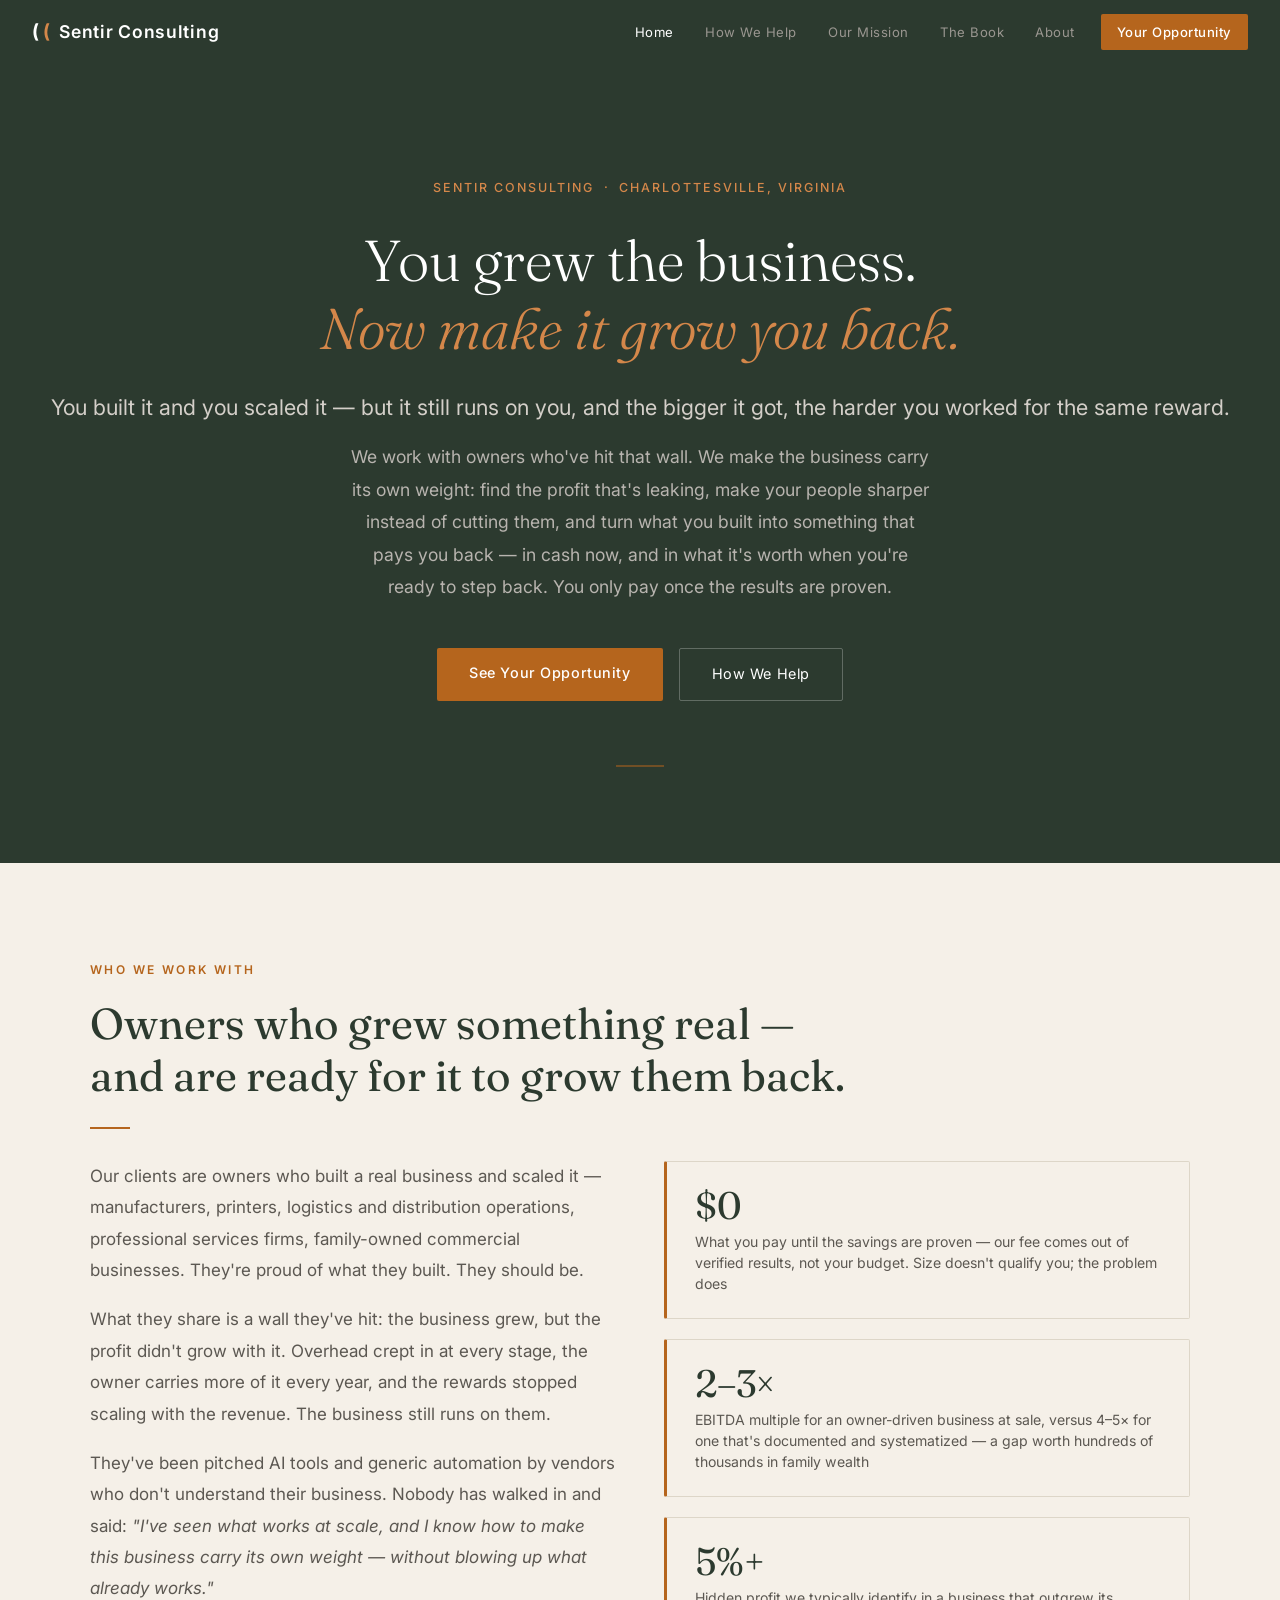
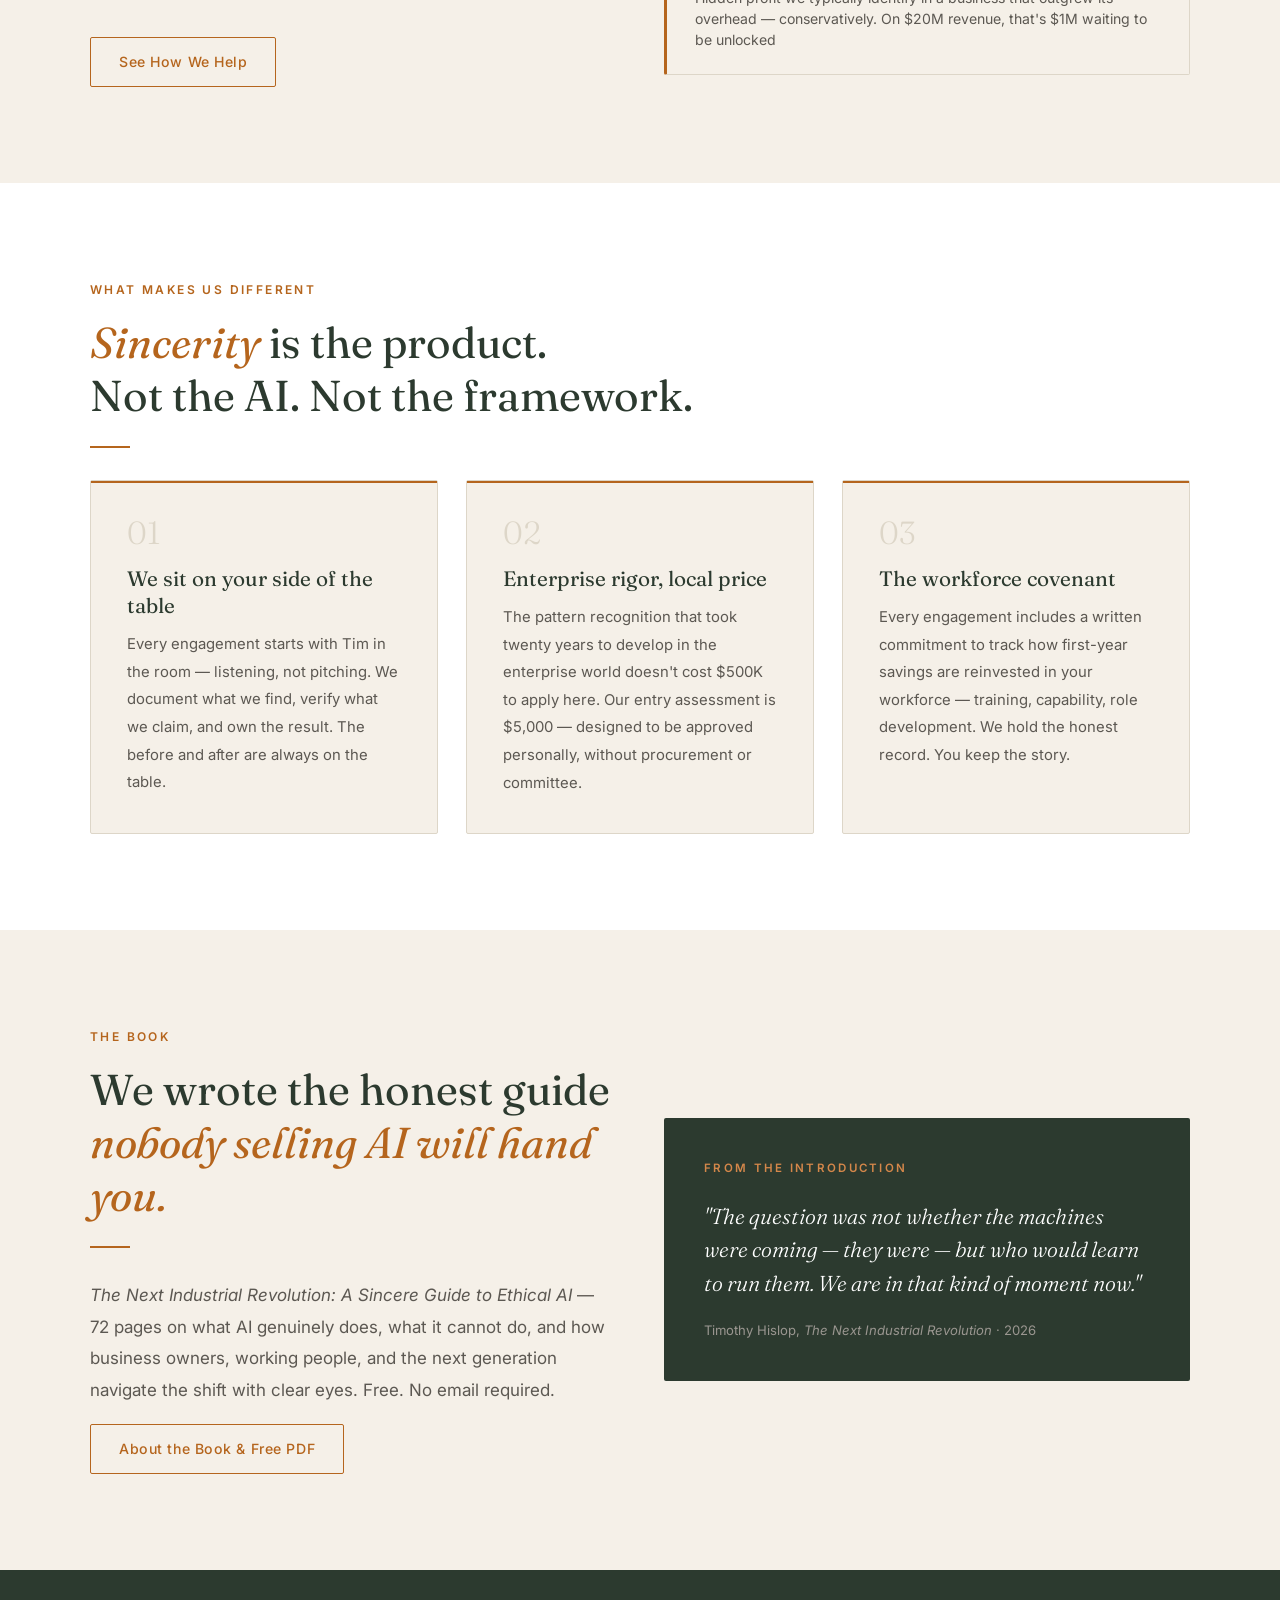
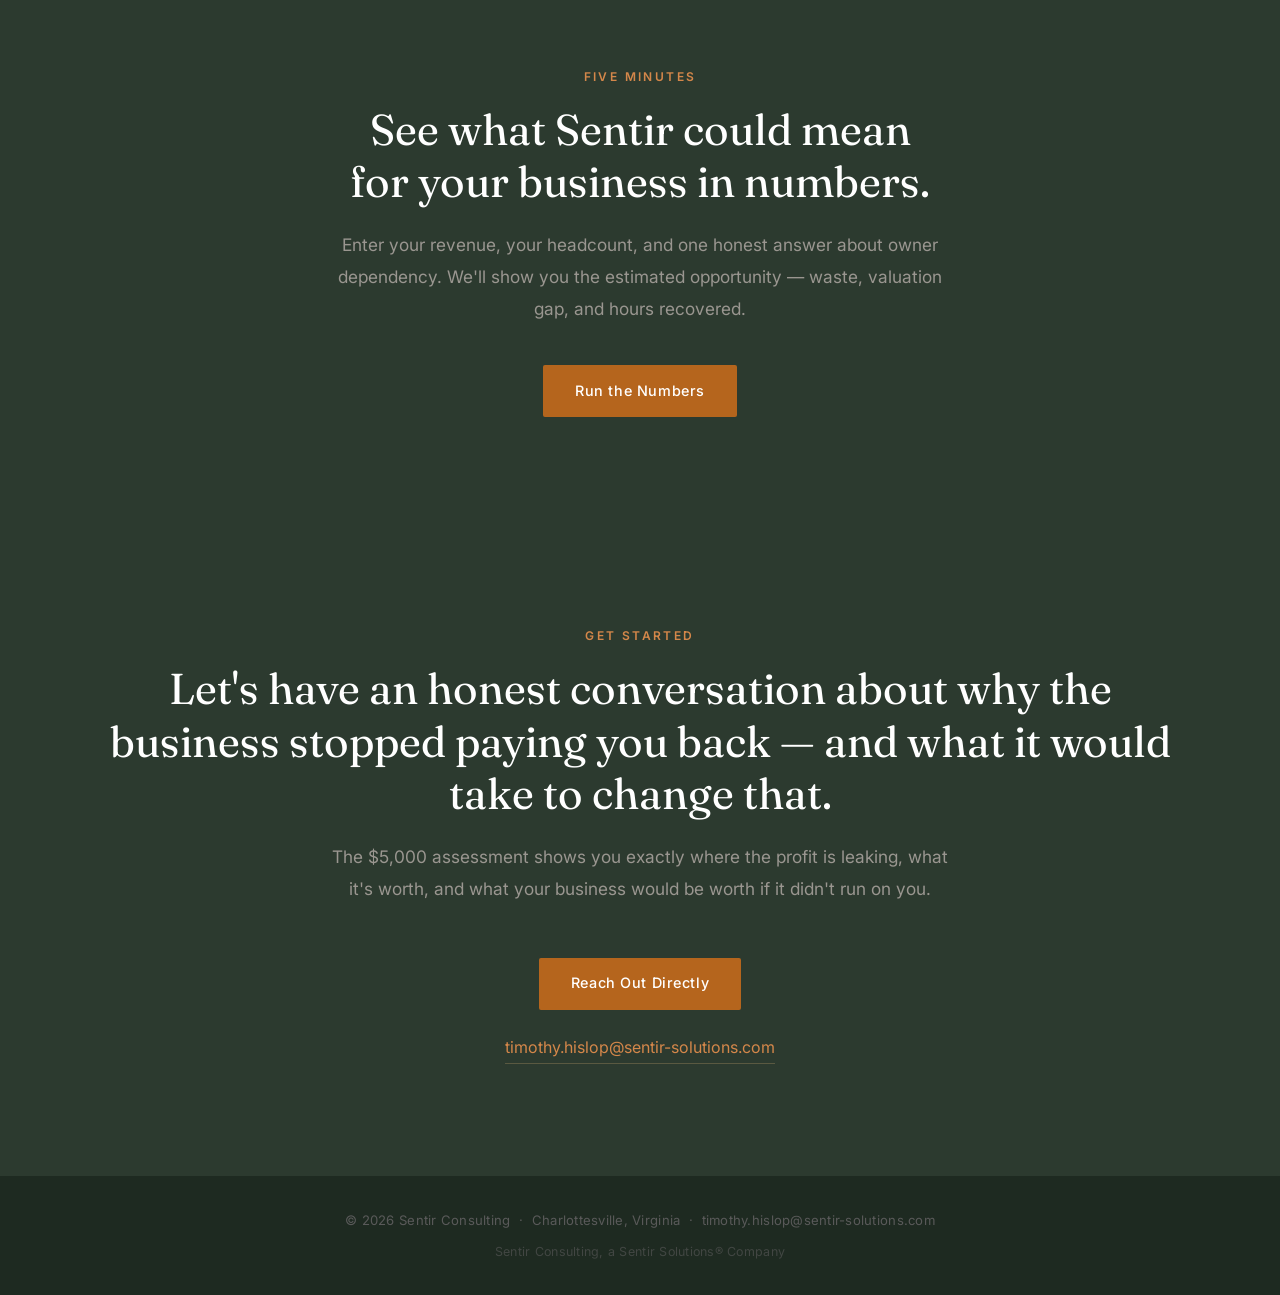
<file: index.html>
<!DOCTYPE html>
<html lang="en">
<head>
  <meta charset="UTF-8" />
  <meta name="viewport" content="width=device-width, initial-scale=1.0" />
  <title>Sentir Consulting — Now Make the Business Grow You Back</title>
  <meta name="description" content="Sentir Consulting works with owners whose business grew but whose profit didn't — finding the profit that's leaking, sharpening the team instead of cutting it, and turning what you built into something that pays you back. You only pay once results are proven." />
  <link rel="preconnect" href="https://fonts.googleapis.com" />
  <link rel="preconnect" href="https://fonts.gstatic.com" crossorigin />
  <link href="https://fonts.googleapis.com/css2?family=Fraunces:ital,opsz,wght@0,9..144,300;0,9..144,400;0,9..144,600;1,9..144,300&family=Inter:wght@300;400;500;600&display=swap" rel="stylesheet" />
  <link rel="stylesheet" href="css/styles.css" />
</head>
<body>

  <nav>
    <a class="nav-logo" href="index.html"><span class="mark-pipe1">(</span><span class="mark-pipe2">(</span> Sentir Consulting</a>
    <div class="nav-links">
      <a href="index.html" class="nav-link active">Home</a>
      <a href="how-we-help.html" class="nav-link">How We Help</a>
      <a href="mission.html" class="nav-link">Our Mission</a>
      <a href="the-book.html" class="nav-link">The Book</a>
      <a href="about.html" class="nav-link">About</a>
      <a href="opportunity.html" class="nav-link cta">Your Opportunity</a>
    </div>
    <button class="nav-hamburger" id="navHamburger" aria-label="Open menu" aria-expanded="false">
      <span></span><span></span><span></span>
    </button>
  </nav>
  <div class="mobile-menu" id="mobileMenu">
    <a href="index.html" class="mob-link active">Home</a>
    <a href="how-we-help.html" class="mob-link">How We Help</a>
    <a href="mission.html" class="mob-link">Our Mission</a>
    <a href="the-book.html" class="mob-link">The Book</a>
    <a href="about.html" class="mob-link">About</a>
    <a href="opportunity.html" class="mob-link cta">Your Opportunity</a>
  </div>

  <!-- HERO -->
  <section class="hero">
    <p class="hero-eyebrow">Sentir Consulting &nbsp;·&nbsp; Charlottesville, Virginia</p>
    <h1>You grew the business.<br /><em>Now make it grow you back.</em></h1>
    <p class="hero-intro">You built it and you scaled it — but it still runs on you, and the bigger it got, the harder you worked for the same reward.</p>
    <p class="hero-sub">
      We work with owners who've hit that wall. We make the business carry its own weight: find the profit that's leaking,
      make your people sharper instead of cutting them, and turn what you built into something that pays you back —
      in cash now, and in what it's worth when you're ready to step back. You only pay once the results are proven.
    </p>
    <div class="hero-actions">
      <a href="opportunity.html" class="btn-primary">See Your Opportunity</a>
      <a href="how-we-help.html" class="btn-ghost">How We Help</a>
    </div>
    <div class="hero-rule"></div>
  </section>

  <!-- WHO WE WORK WITH -->
  <section>
    <div class="container">
      <p class="section-label fade-in">Who We Work With</p>
      <h2 class="fade-in">Owners who grew something real —<br />and are ready for it to grow them back.</h2>
      <div class="divider fade-in"></div>
      <div style="display:grid; grid-template-columns:1fr 1fr; gap:3rem; margin-top:1rem;" class="two-col">
        <div class="fade-in">
          <p style="color:var(--muted); margin-bottom:1.1rem;">
            Our clients are owners who built a real business and scaled it — manufacturers, printers,
            logistics and distribution operations, professional services firms, family-owned commercial
            businesses. They're proud of what they built. They should be.
          </p>
          <p style="color:var(--muted); margin-bottom:1.1rem;">
            What they share is a wall they've hit: the business grew, but the profit didn't grow with it.
            Overhead crept in at every stage, the owner carries more of it every year, and the rewards
            stopped scaling with the revenue. The business still runs on them.
          </p>
          <p style="color:var(--muted);">
            They've been pitched AI tools and generic automation by vendors who don't understand
            their business. Nobody has walked in and said: <em>"I've seen what works at scale, and I know
            how to make this business carry its own weight — without blowing up what already works."</em>
          </p>
          <div style="margin-top:2rem;">
            <a href="how-we-help.html" class="btn-outline">See How We Help</a>
          </div>
        </div>
        <div style="display:flex; flex-direction:column; gap:1.25rem;" class="fade-in">
          <div class="stat-card">
            <div class="number">$0</div>
            <div class="label">What you pay until the savings are proven — our fee comes out of verified results, not your budget. Size doesn't qualify you; the problem does</div>
          </div>
          <div class="stat-card">
            <div class="number">2–3×</div>
            <div class="label">EBITDA multiple for an owner-driven business at sale, versus 4–5× for one that's documented and systematized — a gap worth hundreds of thousands in family wealth</div>
          </div>
          <div class="stat-card">
            <div class="number">5%+</div>
            <div class="label">Hidden profit we typically identify in a business that outgrew its overhead — conservatively. On $20M revenue, that's $1M waiting to be unlocked</div>
          </div>
        </div>
      </div>
    </div>
  </section>

  <!-- WHAT MAKES SENTIR DIFFERENT -->
  <section class="alt">
    <div class="container">
      <p class="section-label fade-in">What Makes Us Different</p>
      <h2 class="fade-in"><em>Sincerity</em> is the product.<br />Not the AI. Not the framework.</h2>
      <div class="divider fade-in"></div>
      <div style="display:grid; grid-template-columns:repeat(3,1fr); gap:1.75rem; margin-top:1rem;" class="three-col">
        <div class="card fade-in">
          <div class="card-number">01</div>
          <h3>We sit on your side of the table</h3>
          <p style="font-size:0.93rem; color:var(--muted);">
            Every engagement starts with Tim in the room — listening, not pitching.
            We document what we find, verify what we claim, and own the result.
            The before and after are always on the table.
          </p>
        </div>
        <div class="card fade-in">
          <div class="card-number">02</div>
          <h3>Enterprise rigor, local price</h3>
          <p style="font-size:0.93rem; color:var(--muted);">
            The pattern recognition that took twenty years to develop in the enterprise world
            doesn't cost $500K to apply here. Our entry assessment is $5,000 — designed
            to be approved personally, without procurement or committee.
          </p>
        </div>
        <div class="card fade-in">
          <div class="card-number">03</div>
          <h3>The workforce covenant</h3>
          <p style="font-size:0.93rem; color:var(--muted);">
            Every engagement includes a written commitment to track how first-year savings
            are reinvested in your workforce — training, capability, role development.
            We hold the honest record. You keep the story.
          </p>
        </div>
      </div>
    </div>
  </section>

  <!-- THE BOOK -->
  <section>
    <div class="container">
      <div class="two-col" style="display:grid; grid-template-columns:1fr 1fr; gap:3rem; align-items:center;">
        <div class="fade-in">
          <p class="section-label">The Book</p>
          <h2>We wrote the honest guide<br /><em>nobody selling AI will hand you.</em></h2>
          <div class="divider"></div>
          <p style="color:var(--muted); margin-bottom:1.1rem;">
            <em>The Next Industrial Revolution: A Sincere Guide to Ethical AI</em> — 72 pages on
            what AI genuinely does, what it cannot do, and how business owners, working people,
            and the next generation navigate the shift with clear eyes. Free. No email required.
          </p>
          <a href="the-book.html" class="btn-outline">About the Book &amp; Free PDF</a>
        </div>
        <div class="fade-in">
          <div class="callout">
            <p class="callout-label">From the Introduction</p>
            <blockquote>
              "The question was not whether the machines were coming — they were — but who
              would learn to run them. We are in that kind of moment now."
            </blockquote>
            <p class="callout-note">Timothy Hislop, <em>The Next Industrial Revolution</em> · 2026</p>
          </div>
        </div>
      </div>
    </div>
  </section>

  <!-- CALCULATOR CTA -->
  <section style="background:var(--dark); color:#fff; text-align:center; padding:6rem 2rem;">
    <div class="container">
      <p class="section-label light fade-in">Five Minutes</p>
      <h2 class="light fade-in">See what Sentir could mean<br />for your business in numbers.</h2>
      <p class="lead light fade-in" style="margin:1.25rem auto 2.5rem;">
        Enter your revenue, your headcount, and one honest answer about owner dependency.
        We'll show you the estimated opportunity — waste, valuation gap, and hours recovered.
      </p>
      <a href="opportunity.html" class="btn-primary fade-in">Run the Numbers</a>
    </div>
  </section>

  <!-- CONTACT -->
  <section class="contact-section">
    <div class="container">
      <p class="section-label light fade-in">Get Started</p>
      <h2 class="light fade-in">
        Let's have an honest conversation about why the business stopped paying you back —
        and what it would take to change that.
      </h2>
      <p class="lead light fade-in" style="margin:1.25rem auto 0;">
        The $5,000 assessment shows you exactly where the profit is leaking, what it's worth,
        and what your business would be worth if it didn't run on you.
      </p>
      <br />
      <a class="btn-primary fade-in" href="mailto:timothy.hislop@sentir-solutions.com" style="margin-top:1.5rem;">
        Reach Out Directly
      </a>
      <br />
      <a class="contact-email fade-in" href="mailto:timothy.hislop@sentir-solutions.com">timothy.hislop@sentir-solutions.com</a>
    </div>
  </section>

  <footer>
    <p>© 2026 Sentir Consulting &nbsp;·&nbsp; Charlottesville, Virginia &nbsp;·&nbsp;
      <a href="mailto:timothy.hislop@sentir-solutions.com">timothy.hislop@sentir-solutions.com</a>
    </p>
    <p style="margin-top:0.5rem; font-size:0.78rem; opacity:0.6;">Sentir Consulting, a <a href="https://sentirsolutions.github.io/sentir-solutions-site/" style="color:inherit;">Sentir Solutions®</a> Company</p>
</footer>

  <script>
    const observer = new IntersectionObserver(
      (entries) => entries.forEach(e => e.isIntersecting && e.target.classList.add('visible')),
      { threshold: 0.12, rootMargin: '0px 0px -40px 0px' }
    );
    document.querySelectorAll('.fade-in').forEach(el => observer.observe(el));
  </script>
  <script src="js/nav.js"></script>
</body>
</html>
</file>
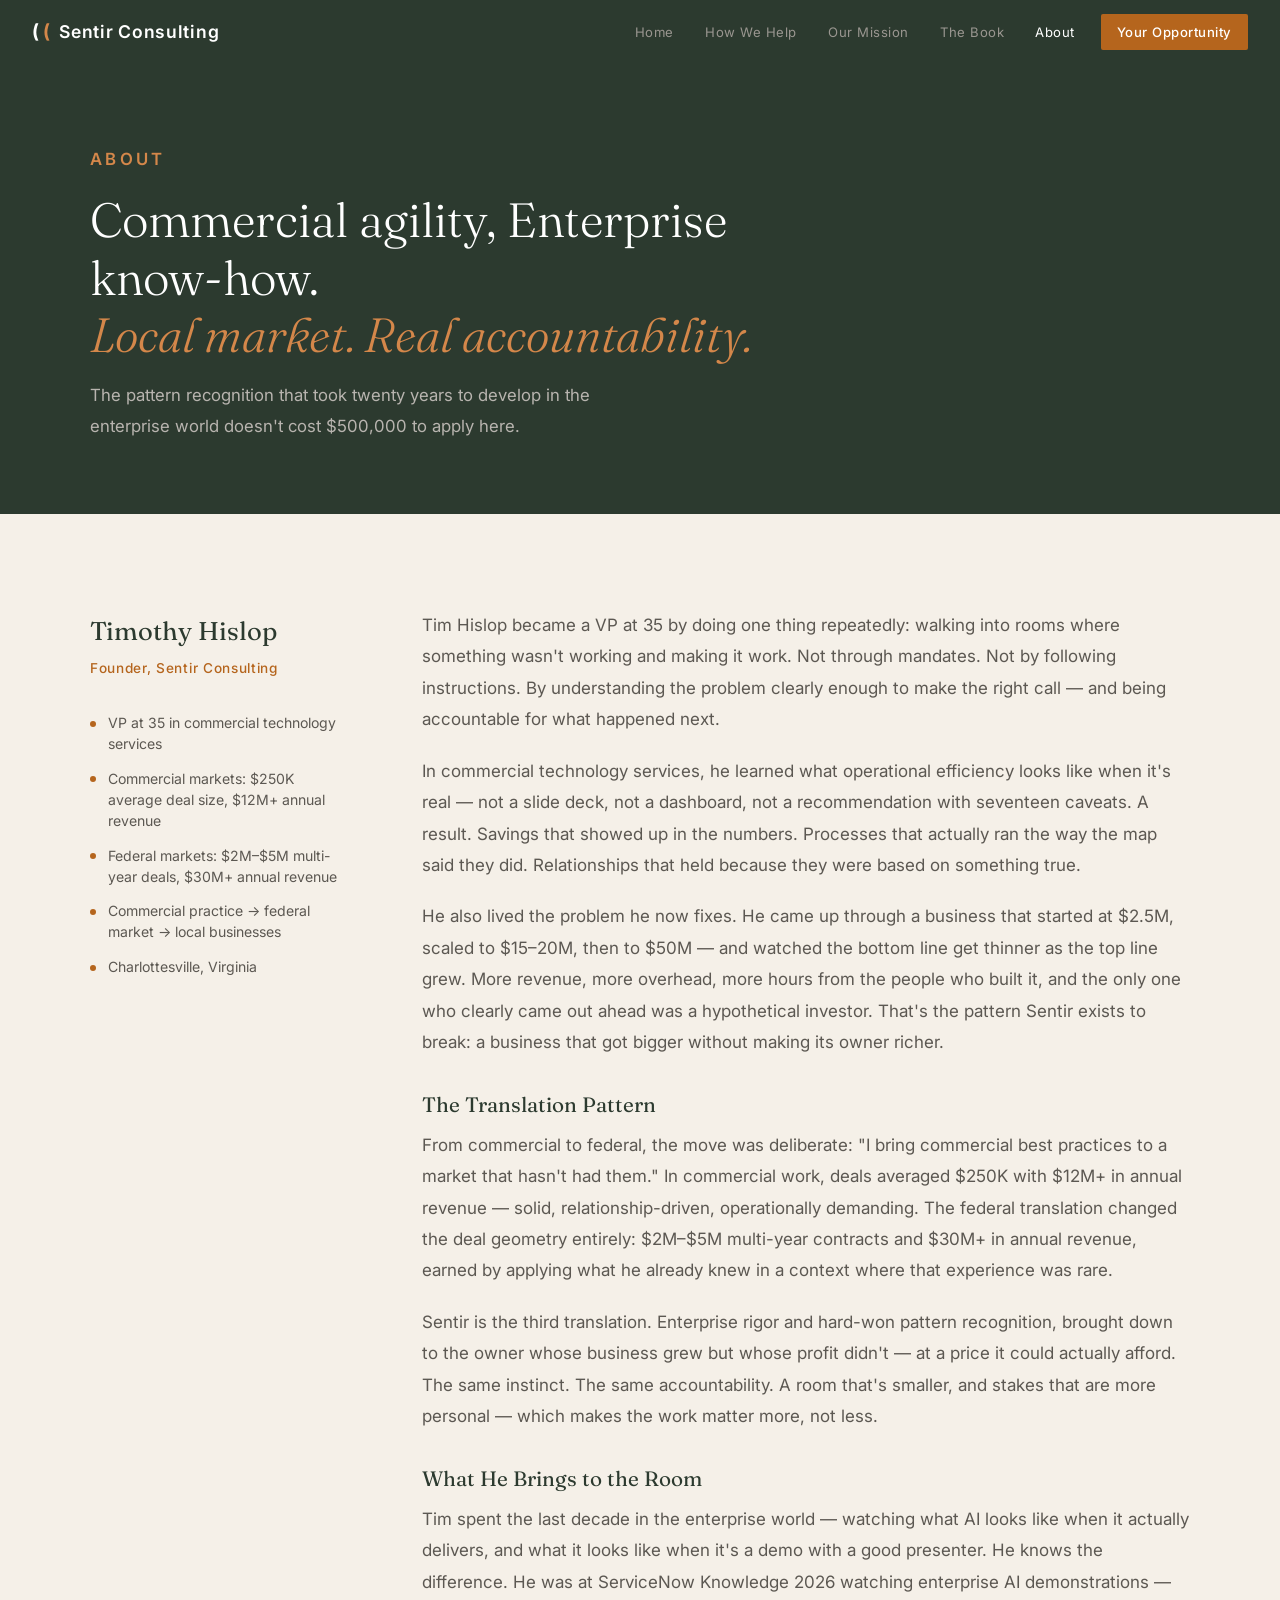
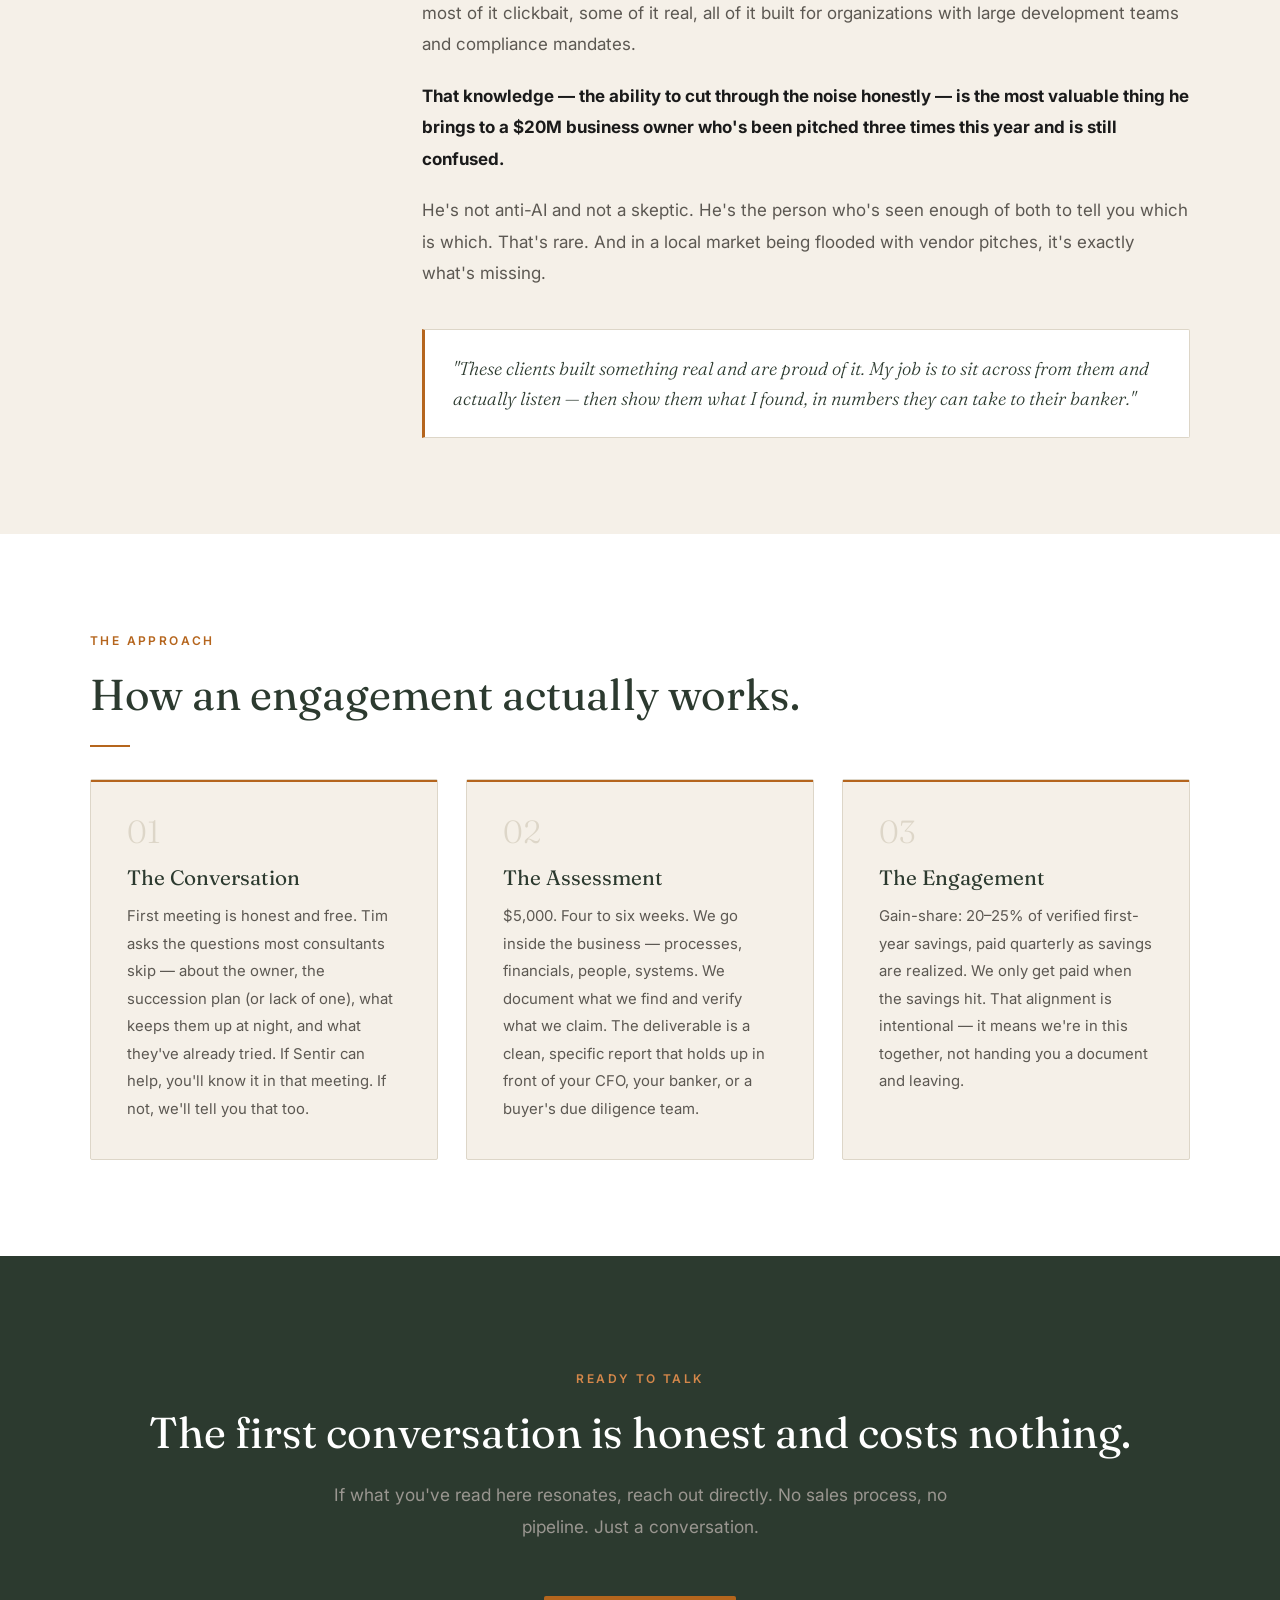
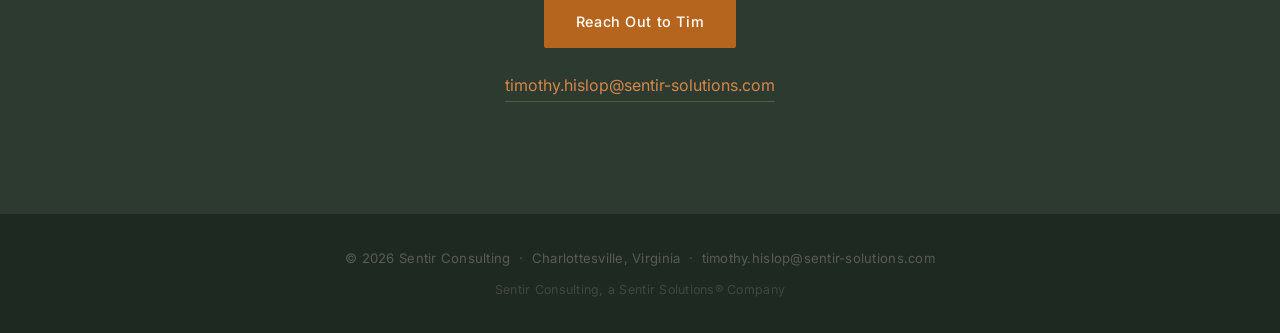
<file: about.html>
<!DOCTYPE html>
<html lang="en">
<head>
  <meta charset="UTF-8" />
  <meta name="viewport" content="width=device-width, initial-scale=1.0" />
  <title>About — Sentir Consulting</title>
  <meta name="description" content="Tim Hislop brings twenty years of enterprise-scale pattern recognition to Virginia businesses that have never had access to it — at a price they can actually afford." />
  <link rel="preconnect" href="https://fonts.googleapis.com" />
  <link rel="preconnect" href="https://fonts.gstatic.com" crossorigin />
  <link href="https://fonts.googleapis.com/css2?family=Fraunces:ital,opsz,wght@0,9..144,300;0,9..144,400;0,9..144,600;1,9..144,300&family=Inter:wght@300;400;500;600&display=swap" rel="stylesheet" />
  <link rel="stylesheet" href="css/styles.css" />
</head>
<body>

  <nav>
    <a class="nav-logo" href="index.html"><span class="mark-pipe1">(</span><span class="mark-pipe2">(</span> Sentir Consulting</a>
    <div class="nav-links">
      <a href="index.html" class="nav-link">Home</a>
      <a href="how-we-help.html" class="nav-link">How We Help</a>
      <a href="mission.html" class="nav-link">Our Mission</a>
      <a href="the-book.html" class="nav-link">The Book</a>
      <a href="about.html" class="nav-link active">About</a>
      <a href="opportunity.html" class="nav-link cta">Your Opportunity</a>
    </div>
    <button class="nav-hamburger" id="navHamburger" aria-label="Open menu" aria-expanded="false">
      <span></span><span></span><span></span>
    </button>
  </nav>
  <div class="mobile-menu" id="mobileMenu">
    <a href="index.html" class="mob-link">Home</a>
    <a href="how-we-help.html" class="mob-link">How We Help</a>
    <a href="mission.html" class="mob-link">Our Mission</a>
    <a href="the-book.html" class="mob-link">The Book</a>
    <a href="about.html" class="mob-link active">About</a>
    <a href="opportunity.html" class="mob-link cta">Your Opportunity</a>
  </div>

  <div class="page-hero">
    <div class="container">
      <p class="section-label light">About</p>
      <h1>Commercial agility, Enterprise know-how.<br /><em>Local market. Real accountability.</em></h1>
      <p>
        The pattern recognition that took twenty years to develop in the enterprise world
        doesn't cost $500,000 to apply here.
      </p>
    </div>
  </div>

  <!-- MAIN BIO -->
  <section>
    <div class="container">
      <div style="display:grid; grid-template-columns:260px 1fr; gap:4.5rem; align-items:start;" class="two-col">

        <div class="about-sidebar fade-in" style="position:sticky; top:calc(var(--nav-h) + 2rem);">
          <div style="font-family:'Fraunces',serif; font-size:1.6rem; font-weight:400; color:var(--dark); margin-bottom:0.2rem;">Timothy Hislop</div>
          <div style="font-size:0.85rem; color:var(--accent); font-weight:500; letter-spacing:0.05em; margin-bottom:2rem;">Founder, Sentir Consulting</div>
          <div style="display:flex; flex-direction:column; gap:0.85rem;">
            <div style="display:flex; gap:0.75rem; align-items:flex-start; font-size:0.88rem; color:var(--muted); line-height:1.5;">
              <div style="width:6px; height:6px; background:var(--accent); border-radius:50%; margin-top:0.55rem; flex-shrink:0;"></div>
              <span>VP at 35 in commercial technology services</span>
            </div>
            <div style="display:flex; gap:0.75rem; align-items:flex-start; font-size:0.88rem; color:var(--muted); line-height:1.5;">
              <div style="width:6px; height:6px; background:var(--accent); border-radius:50%; margin-top:0.55rem; flex-shrink:0;"></div>
              <span>Commercial markets: $250K average deal size, $12M+ annual revenue</span>
            </div>
            <div style="display:flex; gap:0.75rem; align-items:flex-start; font-size:0.88rem; color:var(--muted); line-height:1.5;">
              <div style="width:6px; height:6px; background:var(--accent); border-radius:50%; margin-top:0.55rem; flex-shrink:0;"></div>
              <span>Federal markets: $2M–$5M multi-year deals, $30M+ annual revenue</span>
            </div>
            <div style="display:flex; gap:0.75rem; align-items:flex-start; font-size:0.88rem; color:var(--muted); line-height:1.5;">
              <div style="width:6px; height:6px; background:var(--accent); border-radius:50%; margin-top:0.55rem; flex-shrink:0;"></div>
              <span>Commercial practice → federal market → local businesses</span>
            </div>
            <div style="display:flex; gap:0.75rem; align-items:flex-start; font-size:0.88rem; color:var(--muted); line-height:1.5;">
              <div style="width:6px; height:6px; background:var(--accent); border-radius:50%; margin-top:0.55rem; flex-shrink:0;"></div>
              <span>Charlottesville, Virginia</span>
            </div>
          </div>
        </div>

        <div class="fade-in">
          <p style="color:var(--muted); margin-bottom:1.25rem;">
            Tim Hislop became a VP at 35 by doing one thing repeatedly: walking into rooms
            where something wasn't working and making it work. Not through mandates.
            Not by following instructions. By understanding the problem clearly enough
            to make the right call — and being accountable for what happened next.
          </p>
          <p style="color:var(--muted); margin-bottom:1.25rem;">
            In commercial technology services, he learned what operational efficiency looks like
            when it's real — not a slide deck, not a dashboard, not a recommendation with
            seventeen caveats. A result. Savings that showed up in the numbers.
            Processes that actually ran the way the map said they did.
            Relationships that held because they were based on something true.
          </p>
          <p style="color:var(--muted); margin-bottom:1.25rem;">
            He also lived the problem he now fixes. He came up through a business that started
            at $2.5M, scaled to $15–20M, then to $50M — and watched the bottom line get
            thinner as the top line grew. More revenue, more overhead, more hours from the
            people who built it, and the only one who clearly came out ahead was a hypothetical
            investor. That's the pattern Sentir exists to break: a business that got bigger
            without making its owner richer.
          </p>

          <h3 style="margin-top:2rem; margin-bottom:0.75rem;">The Translation Pattern</h3>
          <p style="color:var(--muted); margin-bottom:1.25rem;">
            From commercial to federal, the move was deliberate: "I bring commercial best practices
            to a market that hasn't had them." In commercial work, deals averaged $250K with
            $12M+ in annual revenue — solid, relationship-driven, operationally demanding.
            The federal translation changed the deal geometry entirely: $2M–$5M multi-year
            contracts and $30M+ in annual revenue, earned by applying what he already knew
            in a context where that experience was rare.
          </p>
          <p style="color:var(--muted); margin-bottom:1.25rem;">
            Sentir is the third translation. Enterprise rigor and hard-won pattern recognition,
            brought down to the owner whose business grew but whose profit didn't — at a price
            it could actually afford. The same instinct. The same accountability.
            A room that's smaller, and stakes that are more personal — which makes
            the work matter more, not less.
          </p>

          <h3 style="margin-top:2rem; margin-bottom:0.75rem;">What He Brings to the Room</h3>
          <p style="color:var(--muted); margin-bottom:1.25rem;">
            Tim spent the last decade in the enterprise world — watching what AI looks like
            when it actually delivers, and what it looks like when it's a demo with a
            good presenter. He knows the difference. He was at ServiceNow Knowledge 2026
            watching enterprise AI demonstrations — most of it clickbait, some of it real,
            all of it built for organizations with large development teams and compliance mandates.
          </p>
          <p style="color:var(--muted); margin-bottom:1.25rem;">
            <strong style="color:var(--text);">
              That knowledge — the ability to cut through the noise honestly — is the most
              valuable thing he brings to a $20M business owner who's been pitched three
              times this year and is still confused.
            </strong>
          </p>
          <p style="color:var(--muted);">
            He's not anti-AI and not a skeptic. He's the person who's seen enough of both
            to tell you which is which. That's rare. And in a local market being flooded
            with vendor pitches, it's exactly what's missing.
          </p>

          <div style="background:var(--bg-alt); border:1px solid var(--border); border-left:3px solid var(--accent); padding:1.5rem 1.75rem; margin-top:2.5rem; border-radius:0 2px 2px 0;">
            <p style="font-family:'Fraunces',serif; font-size:1.15rem; font-weight:300; font-style:italic; color:var(--dark); line-height:1.6; margin:0;">
              "These clients built something real and are proud of it.
              My job is to sit across from them and actually listen — then show them
              what I found, in numbers they can take to their banker."
            </p>
          </div>
        </div>

      </div>
    </div>
  </section>

  <!-- SENTIR APPROACH -->
  <section class="alt">
    <div class="container">
      <p class="section-label fade-in">The Approach</p>
      <h2 class="fade-in">How an engagement actually works.</h2>
      <div class="divider fade-in"></div>
      <div style="display:grid; grid-template-columns:repeat(3,1fr); gap:1.75rem;" class="three-col fade-in">
        <div class="card">
          <div class="card-number">01</div>
          <h3>The Conversation</h3>
          <p style="font-size:0.93rem; color:var(--muted);">
            First meeting is honest and free. Tim asks the questions most consultants skip —
            about the owner, the succession plan (or lack of one), what keeps them up at night,
            and what they've already tried. If Sentir can help, you'll know it in that meeting.
            If not, we'll tell you that too.
          </p>
        </div>
        <div class="card">
          <div class="card-number">02</div>
          <h3>The Assessment</h3>
          <p style="font-size:0.93rem; color:var(--muted);">
            $5,000. Four to six weeks. We go inside the business — processes, financials,
            people, systems. We document what we find and verify what we claim.
            The deliverable is a clean, specific report that holds up in front of
            your CFO, your banker, or a buyer's due diligence team.
          </p>
        </div>
        <div class="card">
          <div class="card-number">03</div>
          <h3>The Engagement</h3>
          <p style="font-size:0.93rem; color:var(--muted);">
            Gain-share: 20–25% of verified first-year savings, paid quarterly as savings
            are realized. We only get paid when the savings hit. That alignment is intentional —
            it means we're in this together, not handing you a document and leaving.
          </p>
        </div>
      </div>
    </div>
  </section>

  <section class="contact-section">
    <div class="container">
      <p class="section-label light fade-in">Ready to Talk</p>
      <h2 class="light fade-in">The first conversation is honest and costs nothing.</h2>
      <p class="lead light fade-in" style="margin:1.25rem auto 0;">
        If what you've read here resonates, reach out directly.
        No sales process, no pipeline. Just a conversation.
      </p>
      <br />
      <a class="btn-primary fade-in" href="mailto:timothy.hislop@sentir-solutions.com" style="margin-top:1.5rem;">
        Reach Out to Tim
      </a>
      <br />
      <a class="contact-email fade-in" href="mailto:timothy.hislop@sentir-solutions.com">timothy.hislop@sentir-solutions.com</a>
    </div>
  </section>

  <footer>
    <p>© 2026 Sentir Consulting &nbsp;·&nbsp; Charlottesville, Virginia &nbsp;·&nbsp;
      <a href="mailto:timothy.hislop@sentir-solutions.com">timothy.hislop@sentir-solutions.com</a>
    </p>
    <p style="margin-top:0.5rem; font-size:0.78rem; opacity:0.6;">Sentir Consulting, a <a href="https://sentirsolutions.github.io/sentir-solutions-site/" style="color:inherit;">Sentir Solutions®</a> Company</p>
</footer>

  <script>
    const observer = new IntersectionObserver(
      (entries) => entries.forEach(e => e.isIntersecting && e.target.classList.add('visible')),
      { threshold: 0.1, rootMargin: '0px 0px -30px 0px' }
    );
    document.querySelectorAll('.fade-in').forEach(el => observer.observe(el));
  </script>
  <script src="js/nav.js"></script>
</body>
</html>
</file>
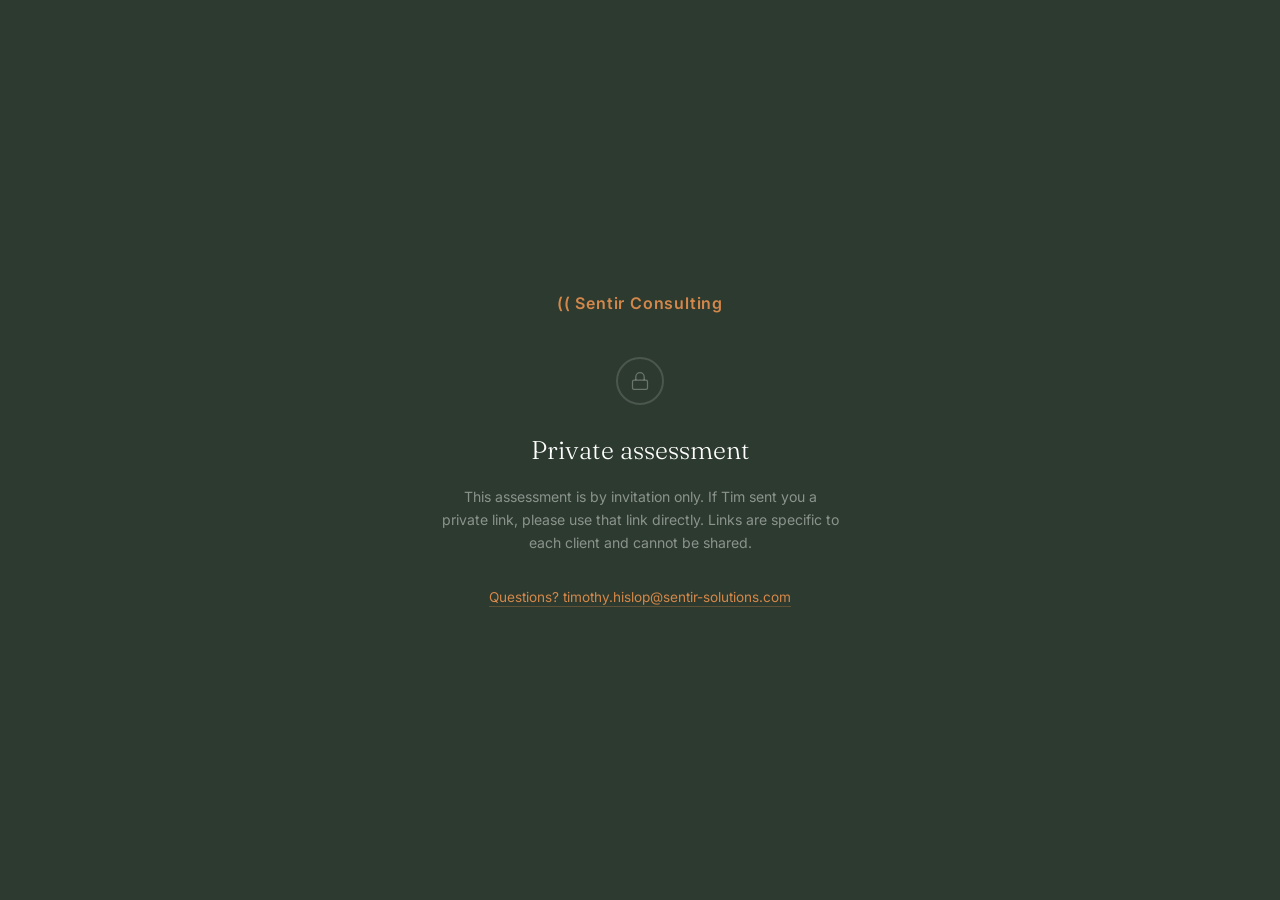
<file: assessment.html>
<!DOCTYPE html>
<html lang="en">
<head>
  <meta charset="UTF-8">
  <meta name="viewport" content="width=device-width, initial-scale=1.0">
  <title>Sentir Consulting — Business Health Assessment</title>
  <link rel="preconnect" href="https://fonts.googleapis.com">
  <link rel="preconnect" href="https://fonts.gstatic.com" crossorigin>
  <link href="https://fonts.googleapis.com/css2?family=Fraunces:ital,opsz,wght@0,9..144,300;0,9..144,400;1,9..144,300&family=Inter:wght@300;400;500;600&display=swap" rel="stylesheet">
  <style>
    :root {
      --bg:           #F5F0E8;
      --bg-alt:       #FFFFFF;
      --dark:         #2C3A2F;
      --darker:       #1E2A21;
      --text:         #1A1A1A;
      --muted:        #5C5852;
      --accent:       #B5651D;
      --accent-lt:    #D4874A;
      --border:       #DDD6C8;
      --solid-c:      #2D6A2D;
      --solid-bg:     #EAF3DE;
      --solid-br:     #5A9A5A;
      --partial-c:    #7A5000;
      --partial-bg:   #FFF3D0;
      --partial-br:   #C8960A;
      --gap-c:        #9B1C1C;
      --gap-bg:       #FEF0F0;
      --gap-br:       #D94040;
    }
    *, *::before, *::after { box-sizing: border-box; margin: 0; padding: 0; }
    html { scroll-behavior: smooth; }
    body {
      font-family: 'Inter', sans-serif;
      background: var(--bg);
      color: var(--text);
      line-height: 1.7;
      -webkit-font-smoothing: antialiased;
      font-size: 16px;
    }

    /* ── NAV ── */
    .tool-nav {
      background: var(--dark);
      padding: 0 2rem;
      height: 58px;
      display: flex;
      align-items: center;
      justify-content: space-between;
      position: sticky;
      top: 0;
      z-index: 100;
    }
    .nav-logo {
      font-weight: 600;
      font-size: 1rem;
      color: #fff;
      letter-spacing: 0.05em;
      text-decoration: none;
    }
    .nav-logo .acc { color: var(--accent-lt); }
    .step-trail { display: flex; align-items: center; gap: 5px; }
    .step-node {
      width: 8px; height: 8px;
      border-radius: 50%;
      background: rgba(255,255,255,0.2);
      transition: all 0.2s;
    }
    .step-node.done { background: var(--accent-lt); }
    .step-node.active { background: #fff; width: 10px; height: 10px; }
    .step-line { width: 18px; height: 1px; background: rgba(255,255,255,0.15); }

    /* ── SCREENS ── */
    .screen { display: none; animation: fadeIn 0.2s ease; }
    .screen.active { display: block; }
    @keyframes fadeIn { from { opacity: 0; transform: translateY(4px); } to { opacity: 1; transform: none; } }

    /* ── SHARED ELEMENTS ── */
    .eyebrow {
      font-size: 11px;
      letter-spacing: 0.12em;
      text-transform: uppercase;
      color: var(--accent);
      margin-bottom: 0.9rem;
    }
    .btn-primary {
      background: var(--accent);
      color: #fff;
      padding: 0.8rem 1.75rem;
      border: none;
      border-radius: 3px;
      font-family: 'Inter', sans-serif;
      font-size: 0.9rem;
      font-weight: 500;
      cursor: pointer;
      letter-spacing: 0.02em;
      transition: background 0.15s;
    }
    .btn-primary:hover { background: #9A5518; }
    .btn-ghost {
      background: transparent;
      color: var(--muted);
      padding: 0.8rem 1.5rem;
      border: 1px solid var(--border);
      border-radius: 3px;
      font-family: 'Inter', sans-serif;
      font-size: 0.9rem;
      cursor: pointer;
      transition: all 0.15s;
    }
    .btn-ghost:hover { border-color: var(--muted); color: var(--text); }
    .nav-buttons {
      display: flex;
      align-items: center;
      justify-content: space-between;
      margin-top: 2.5rem;
      padding-top: 1.5rem;
      border-top: 1px solid var(--border);
    }

    /* ── WELCOME ── */
    .welcome-wrap {
      min-height: calc(100vh - 58px);
      display: flex;
      align-items: center;
      justify-content: center;
      padding: 3rem 2rem;
    }
    .welcome-inner { max-width: 620px; width: 100%; }
    .welcome-inner h1 {
      font-family: 'Fraunces', serif;
      font-size: 2.1rem;
      font-weight: 300;
      line-height: 1.25;
      color: var(--dark);
      margin-bottom: 1.1rem;
    }
    .welcome-inner h1 em { font-style: italic; color: var(--accent); }
    .welcome-inner p { color: var(--muted); margin-bottom: 0.9rem; font-size: 0.95rem; }
    .welcome-meta {
      display: flex;
      gap: 2.5rem;
      flex-wrap: wrap;
      margin: 1.75rem 0;
      padding: 1.25rem 0;
      border-top: 1px solid var(--border);
      border-bottom: 1px solid var(--border);
    }
    .meta-label {
      font-size: 10px;
      text-transform: uppercase;
      letter-spacing: 0.1em;
      color: var(--muted);
      margin-bottom: 3px;
    }
    .meta-value { font-size: 0.9rem; font-weight: 500; color: var(--dark); }
    .tim-note {
      background: var(--dark);
      color: rgba(255,255,255,0.82);
      padding: 1.25rem 1.5rem;
      border-radius: 4px;
      font-size: 0.88rem;
      line-height: 1.65;
      margin: 1.5rem 0;
      border-left: 3px solid var(--accent);
    }
    .tim-note strong { color: var(--accent-lt); }

    /* ── GENERAL ── */
    .general-wrap {
      max-width: 680px;
      margin: 0 auto;
      padding: 3rem 2rem;
    }
    .screen-title {
      font-family: 'Fraunces', serif;
      font-size: 1.6rem;
      font-weight: 300;
      color: var(--dark);
      margin-bottom: 0.4rem;
    }
    .screen-sub { color: var(--muted); font-size: 0.88rem; margin-bottom: 2rem; }
    .field-grid {
      display: grid;
      grid-template-columns: 1fr 1fr;
      gap: 1rem;
      margin-bottom: 1rem;
    }
    .field-grid.one-col { grid-template-columns: 1fr; }
    .field { display: flex; flex-direction: column; gap: 5px; }
    .field label { font-size: 13px; font-weight: 500; color: var(--dark); }
    .field-hint { font-size: 11px; color: var(--muted); }
    .field input, .field select {
      padding: 0.65rem 0.875rem;
      border: 1px solid var(--border);
      border-radius: 3px;
      font-family: 'Inter', sans-serif;
      font-size: 0.93rem;
      background: var(--bg-alt);
      color: var(--text);
      transition: border-color 0.15s;
    }
    .field input:focus, .field select:focus {
      outline: none;
      border-color: var(--accent);
      box-shadow: 0 0 0 3px rgba(181,101,29,0.1);
    }
    .prefix-wrap { position: relative; }
    .prefix-wrap .pfx {
      position: absolute;
      left: 0.875rem;
      top: 50%;
      transform: translateY(-50%);
      color: var(--muted);
      font-size: 0.93rem;
      pointer-events: none;
    }
    .prefix-wrap input { padding-left: 1.6rem; }
    .section-divider { border: none; border-top: 1px solid var(--border); margin: 1.75rem 0; }
    .section-label {
      font-size: 10px;
      letter-spacing: 0.1em;
      text-transform: uppercase;
      color: var(--muted);
      margin-bottom: 1rem;
    }
    .radio-stack { display: flex; flex-direction: column; gap: 8px; }
    .radio-opt {
      display: flex;
      align-items: flex-start;
      gap: 10px;
      padding: 0.8rem 1rem;
      border: 1px solid var(--border);
      border-radius: 3px;
      cursor: pointer;
      background: var(--bg-alt);
      transition: all 0.15s;
    }
    .radio-opt:hover { border-color: #C0B8AC; }
    .radio-opt.selected { border-color: var(--accent); background: #FDF5EC; }
    .radio-opt input[type="radio"] { margin-top: 3px; accent-color: var(--accent); flex-shrink: 0; }
    .r-label { font-size: 0.9rem; font-weight: 500; color: var(--dark); }
    .r-desc { font-size: 12px; color: var(--muted); margin-top: 1px; }

    /* ── ASSESSMENT ── */
    .assessment-wrap {
      max-width: 1080px;
      margin: 0 auto;
      padding: 2rem;
    }
    .assessment-header { margin-bottom: 1.25rem; }
    .assessment-header h2 {
      font-family: 'Fraunces', serif;
      font-size: 1.35rem;
      font-weight: 300;
      color: var(--dark);
    }
    .area-tabs {
      display: flex;
      gap: 0;
      border-bottom: 2px solid var(--border);
      margin-bottom: 1.75rem;
      overflow-x: auto;
    }
    .a-tab {
      padding: 0.55rem 1rem;
      font-size: 12px;
      font-weight: 500;
      font-family: 'Inter', sans-serif;
      color: var(--muted);
      cursor: pointer;
      border: none;
      background: transparent;
      border-bottom: 2px solid transparent;
      margin-bottom: -2px;
      white-space: nowrap;
      transition: all 0.15s;
      letter-spacing: 0.01em;
    }
    .a-tab:hover { color: var(--text); }
    .a-tab.active { color: var(--accent); border-bottom-color: var(--accent); }
    .tab-num { opacity: 0.45; margin-right: 4px; }
    .tab-pip {
      display: inline-block;
      width: 5px; height: 5px;
      border-radius: 50%;
      background: var(--border);
      margin-left: 5px;
      vertical-align: middle;
      transition: background 0.2s;
    }
    .tab-pip.lit { background: var(--accent); }

    .a-layout {
      display: grid;
      grid-template-columns: 1fr 230px;
      gap: 1.5rem;
      align-items: start;
    }

    /* Questions */
    .q-col { display: flex; flex-direction: column; gap: 9px; }
    .area-intro {
      font-size: 12px;
      color: var(--muted);
      padding-bottom: 1rem;
      border-bottom: 1px solid var(--border);
      margin-bottom: 2px;
      font-style: italic;
    }
    .q-card {
      background: var(--bg-alt);
      border: 1px solid var(--border);
      border-radius: 4px;
      padding: 1rem 1.2rem;
      transition: border-color 0.15s;
    }
    .q-card.answered { border-color: #C4BAA8; }
    .q-num-label {
      font-size: 10px;
      font-weight: 600;
      letter-spacing: 0.1em;
      color: var(--muted);
      margin-bottom: 5px;
    }
    .q-text { font-size: 0.88rem; color: var(--text); line-height: 1.55; margin-bottom: 7px; }
    .q-hint { font-size: 11px; color: var(--muted); margin-bottom: 9px; font-style: italic; }
    .rating-row { display: flex; gap: 6px; }
    .r-btn {
      font-size: 12px;
      font-weight: 500;
      font-family: 'Inter', sans-serif;
      padding: 4px 14px;
      border-radius: 20px;
      border: 1px solid var(--border);
      background: transparent;
      cursor: pointer;
      color: var(--muted);
      transition: all 0.12s;
    }
    .r-btn:hover { border-color: var(--muted); color: var(--text); }
    .r-btn.sel-solid { background: var(--solid-bg); color: var(--solid-c); border-color: var(--solid-br); }
    .r-btn.sel-partial { background: var(--partial-bg); color: var(--partial-c); border-color: var(--partial-br); }
    .r-btn.sel-gap { background: var(--gap-bg); color: var(--gap-c); border-color: var(--gap-br); }

    /* Sidebar */
    .s-col { display: flex; flex-direction: column; gap: 10px; position: sticky; top: 75px; }
    .s-block {
      background: var(--bg-alt);
      border: 1px solid var(--border);
      border-radius: 4px;
      padding: 1rem 1.1rem;
    }
    .s-block-label {
      font-size: 10px;
      text-transform: uppercase;
      letter-spacing: 0.1em;
      color: var(--muted);
      margin-bottom: 0.75rem;
    }
    .health-display { display: flex; align-items: center; gap: 12px; }
    .ring-pct { font-size: 1.25rem; font-weight: 600; color: var(--dark); line-height: 1; }
    .ring-status { font-size: 12px; margin-top: 2px; font-weight: 500; }
    .ring-count { font-size: 11px; color: var(--muted); margin-top: 1px; }
    .opp-value { font-size: 1.05rem; font-weight: 600; color: var(--dark); }
    .opp-desc { font-size: 11px; color: var(--muted); margin-top: 2px; }
    .s-divider { border: none; border-top: 1px solid var(--border); margin: 8px 0; }
    .mini-rows { display: flex; flex-direction: column; gap: 5px; }
    .mini-row { display: flex; align-items: center; gap: 6px; }
    .mini-name { font-size: 11px; color: var(--muted); width: 70px; flex-shrink: 0; }
    .mini-bar-wrap { flex: 1; height: 3px; background: var(--border); border-radius: 2px; overflow: hidden; }
    .mini-bar { height: 100%; border-radius: 2px; transition: width 0.3s; }
    .mini-pct { font-size: 10px; color: var(--muted); min-width: 24px; text-align: right; }

    /* Area nav buttons */
    .area-nav-btns { display: flex; gap: 6px; }
    .btn-area {
      font-size: 12px;
      font-family: 'Inter', sans-serif;
      padding: 6px 14px;
      border: 1px solid var(--border);
      background: var(--bg-alt);
      border-radius: 3px;
      cursor: pointer;
      color: var(--muted);
      transition: all 0.15s;
    }
    .btn-area:hover { border-color: var(--muted); color: var(--text); }
    .btn-area.primary {
      background: var(--dark);
      color: #fff;
      border-color: var(--dark);
    }
    .btn-area.primary:hover { background: var(--darker); }

    /* ── SUMMARY ── */
    .summary-wrap {
      max-width: 760px;
      margin: 0 auto;
      padding: 3rem 2rem;
    }
    .summary-wrap h2 {
      font-family: 'Fraunces', serif;
      font-size: 1.75rem;
      font-weight: 300;
      color: var(--dark);
      margin-bottom: 0.4rem;
    }
    .summary-sub { color: var(--muted); font-size: 0.88rem; margin-bottom: 2rem; }
    .summary-stats {
      display: grid;
      grid-template-columns: repeat(3, 1fr);
      gap: 10px;
      margin-bottom: 1.75rem;
    }
    .sum-stat {
      background: var(--dark);
      color: #fff;
      padding: 1.25rem;
      border-radius: 4px;
    }
    .sum-stat .ss-label {
      font-size: 10px;
      text-transform: uppercase;
      letter-spacing: 0.1em;
      color: rgba(255,255,255,0.5);
      margin-bottom: 6px;
    }
    .sum-stat .ss-value {
      font-size: 1.35rem;
      font-weight: 600;
      color: #fff;
      line-height: 1.1;
    }
    .sum-stat .ss-sub { font-size: 11px; color: rgba(255,255,255,0.4); margin-top: 4px; }
    .scorecard {
      background: var(--bg-alt);
      border: 1px solid var(--border);
      border-radius: 4px;
      overflow: hidden;
      margin-bottom: 1.75rem;
    }
    .sc-row {
      display: grid;
      grid-template-columns: 190px 1fr 80px 110px;
      align-items: center;
      gap: 1rem;
      padding: 0.8rem 1.25rem;
      border-bottom: 1px solid var(--border);
    }
    .sc-row:last-child { border-bottom: none; }
    .sc-row.hdr {
      background: var(--bg);
      font-size: 10px;
      text-transform: uppercase;
      letter-spacing: 0.08em;
      color: var(--muted);
      font-weight: 600;
    }
    .sc-name { font-size: 13px; font-weight: 500; color: var(--dark); }
    .sc-bar-wrap { height: 5px; background: var(--border); border-radius: 3px; overflow: hidden; }
    .sc-bar { height: 100%; border-radius: 3px; }
    .sc-pct { font-size: 13px; font-weight: 600; text-align: right; }
    .sc-opp { font-size: 12px; text-align: right; font-weight: 500; }
    .badge {
      display: inline-block;
      font-size: 10px;
      font-weight: 600;
      padding: 2px 8px;
      border-radius: 10px;
      letter-spacing: 0.04em;
    }
    .badge.solid { background: var(--solid-bg); color: var(--solid-c); }
    .badge.partial { background: var(--partial-bg); color: var(--partial-c); }
    .badge.gap { background: var(--gap-bg); color: var(--gap-c); }
    .badge.none { background: var(--bg); color: var(--muted); }
    .review-box {
      background: var(--dark);
      color: rgba(255,255,255,0.82);
      padding: 1.5rem;
      border-radius: 4px;
      font-size: 0.88rem;
      line-height: 1.7;
      margin-bottom: 1.75rem;
      border-left: 3px solid var(--accent);
    }
    .review-box strong { color: var(--accent-lt); }
    .submit-row { display: flex; align-items: center; gap: 1rem; flex-wrap: wrap; }
    .submit-note { font-size: 12px; color: var(--muted); }
    .print-note { font-size: 11px; color: var(--muted); margin-top: 0.75rem; }

    /* ── RESPONSIVE ── */
    /* ── LOCK SCREEN ── */
    #lock-screen {
      display: none;
      min-height: 100vh;
      align-items: center;
      justify-content: center;
      background: var(--dark);
      padding: 2rem;
    }
    .lock-inner {
      max-width: 400px;
      width: 100%;
      text-align: center;
    }
    .lock-logo {
      font-weight: 600;
      font-size: 1rem;
      letter-spacing: 0.05em;
      color: var(--accent-lt);
      margin-bottom: 2.5rem;
    }
    .lock-icon {
      width: 48px;
      height: 48px;
      border: 2px solid rgba(255,255,255,0.15);
      border-radius: 50%;
      display: flex;
      align-items: center;
      justify-content: center;
      margin: 0 auto 1.5rem;
      color: rgba(255,255,255,0.3);
    }
    .lock-inner h2 {
      font-family: 'Fraunces', serif;
      font-size: 1.6rem;
      font-weight: 300;
      color: #fff;
      margin-bottom: 0.75rem;
    }
    .lock-inner p {
      color: rgba(255,255,255,0.45);
      font-size: 0.88rem;
      line-height: 1.65;
      margin-bottom: 1.75rem;
    }
    .lock-contact {
      color: var(--accent-lt);
      font-size: 0.85rem;
      text-decoration: none;
      border-bottom: 1px solid rgba(212,135,74,0.3);
      padding-bottom: 1px;
    }
    .lock-contact:hover { border-bottom-color: var(--accent-lt); }

    @media (max-width: 720px) {
      .a-layout { grid-template-columns: 1fr; }
      .s-col { position: static; }
      .field-grid { grid-template-columns: 1fr; }
      .summary-stats { grid-template-columns: 1fr; }
      .sc-row { grid-template-columns: 1fr 1fr; }
      .sc-row .sc-bar-wrap, .sc-row.hdr { display: none; }
    }
  </style>
</head>
<body>

<!-- NAV -->
<!-- LOCK SCREEN -->
<div id="lock-screen">
  <div class="lock-inner">
    <div class="lock-logo">(( Sentir Consulting</div>
    <div class="lock-icon">
      <svg width="20" height="20" viewBox="0 0 24 24" fill="none" stroke="currentColor" stroke-width="1.5">
        <rect x="3" y="11" width="18" height="11" rx="2"/>
        <path d="M7 11V7a5 5 0 0 1 10 0v4"/>
      </svg>
    </div>
    <h2>Private assessment</h2>
    <p>This assessment is by invitation only. If Tim sent you a private link, please use that link directly. Links are specific to each client and cannot be shared.</p>
    <a class="lock-contact" href="mailto:timothy.hislop@sentir-solutions.com">Questions? timothy.hislop@sentir-solutions.com</a>
  </div>
</div>

<nav class="tool-nav">
  <span class="nav-logo"><span class="acc">((</span> Sentir Consulting</span>
  <div class="step-trail">
    <div class="step-node active" id="dot0"></div>
    <div class="step-line"></div>
    <div class="step-node" id="dot1"></div>
    <div class="step-line"></div>
    <div class="step-node" id="dot2"></div>
    <div class="step-line"></div>
    <div class="step-node" id="dot3"></div>
  </div>
</nav>

<!-- ══════════════ SCREEN 0 — WELCOME ══════════════ -->
<div class="screen active" id="screen-welcome">
  <div class="welcome-wrap">
    <div class="welcome-inner">
      <p class="eyebrow">Sentir Consulting &nbsp;·&nbsp; Business Health Assessment</p>
      <h1>A sincere assessment<br>of your business.<br><em>All of it.</em></h1>
      <p>You've already given Tim a real foundation to work from. This is the deeper cut — and it changes how your first conversation goes.</p>
      <p>When you finish this, Tim won't be walking in with a generic framework. He'll have a grounded read on your business maturity across every area that matters — where you're strong, where the gaps are, and which conversations are worth having. The goal is to skip the intake theater and spend your time on what's actually specific to you.</p>
      <p>There are no wrong answers. Rate each statement as honestly as you can. Tim reviews everything before your first session — nothing leaves this tool except to him.</p>
      <div class="welcome-meta">
        <div>
          <div class="meta-label">Time required</div>
          <div class="meta-value">30 – 45 minutes</div>
        </div>
        <div>
          <div class="meta-label">Sections</div>
          <div class="meta-value">7 areas + business overview</div>
        </div>
        <div>
          <div class="meta-label">Who sees this</div>
          <div class="meta-value">Tim Hislop only</div>
        </div>
        <div>
          <div class="meta-label">When to expect a response</div>
          <div class="meta-value">Within 48 hours</div>
        </div>
      </div>
      <div class="tim-note">
        <strong>From Tim:</strong> I'll review your responses before we meet and adjust what we cover based on what you share here. Don't overthink the ratings — your first instinct is usually right, and honest answers are what make the assessment useful. The estimates you see are starting points, not final numbers. We'll refine them together.
      </div>
      <button class="btn-primary" onclick="goTo(1)">Begin Assessment &rarr;</button>
    </div>
  </div>
</div>

<!-- ══════════════ SCREEN 1 — GENERAL ══════════════ -->
<div class="screen" id="screen-general">
  <div class="general-wrap">
    <p class="eyebrow">Business Overview</p>
    <h2 class="screen-title">Your business, in round numbers</h2>
    <p class="screen-sub">These figures feed every estimate you'll see across all six areas. Round numbers are fine — we're looking for order of magnitude, not audit precision.</p>

    <div class="field-grid">
      <div class="field">
        <label for="g-revenue">Annual revenue</label>
        <div class="prefix-wrap">
          <span class="pfx">$</span>
          <input type="number" id="g-revenue" placeholder="e.g. 15000000" min="0" step="500000" oninput="onInputChange()">
        </div>
      </div>
      <div class="field">
        <label for="g-ebitda">Annual EBITDA &nbsp;<span style="font-weight:300;color:var(--muted);font-size:12px">(optional)</span></label>
        <div class="prefix-wrap">
          <span class="pfx">$</span>
          <input type="number" id="g-ebitda" placeholder="Leave blank to estimate" min="0" step="50000" oninput="onInputChange()">
        </div>
        <span class="field-hint">We'll use 10% of revenue if left blank</span>
      </div>
    </div>

    <div class="field-grid">
      <div class="field">
        <label for="g-employees">Number of employees</label>
        <input type="number" id="g-employees" placeholder="e.g. 45" min="1" step="1" oninput="onInputChange()">
      </div>
      <div class="field">
        <label for="g-years">Years in business</label>
        <input type="number" id="g-years" placeholder="e.g. 22" min="1" step="1">
      </div>
    </div>

    <div class="field-grid">
      <div class="field">
        <label for="g-industry">Industry</label>
        <select id="g-industry">
          <option value="">Select one</option>
          <option>Printing &amp; Signage</option>
          <option>Logistics &amp; Distribution</option>
          <option>Manufacturing</option>
          <option>Professional Services</option>
          <option>Construction &amp; Trades</option>
          <option>Wholesale &amp; Distribution</option>
          <option>Family-owned Retail</option>
          <option>Other</option>
        </select>
      </div>
      <div class="field">
        <label for="g-exit">Considering exit or succession within</label>
        <select id="g-exit">
          <option value="">Not currently planning</option>
          <option value="3">Next 3 years</option>
          <option value="5">Next 5 years</option>
          <option value="10">Next 10 years</option>
        </select>
      </div>
    </div>

    <hr class="section-divider">
    <p class="section-label">Owner involvement in day-to-day operations</p>

    <div class="radio-stack">
      <label class="radio-opt" id="dep-high" onclick="selectDep('high',this)">
        <input type="radio" name="dep" value="high">
        <div>
          <div class="r-label">The business runs through me</div>
          <div class="r-desc">Key decisions, customer relationships, and institutional knowledge flow primarily through the owner</div>
        </div>
      </label>
      <label class="radio-opt" id="dep-med" onclick="selectDep('med',this)">
        <input type="radio" name="dep" value="med">
        <div>
          <div class="r-label">Significant but not total</div>
          <div class="r-desc">Strong team in place, but the owner remains the anchor for important calls and key relationships</div>
        </div>
      </label>
      <label class="radio-opt" id="dep-low" onclick="selectDep('low',this)">
        <input type="radio" name="dep" value="low">
        <div>
          <div class="r-label">Mostly independent</div>
          <div class="r-desc">The team can operate for extended periods without the owner's direct involvement</div>
        </div>
      </label>
    </div>

    <div class="nav-buttons">
      <button class="btn-ghost" onclick="goTo(0)">&larr; Back</button>
      <button class="btn-primary" onclick="goTo(2)">Continue to Assessment &rarr;</button>
    </div>
  </div>
</div>

<!-- ══════════════ SCREEN 2 — ASSESSMENT ══════════════ -->
<div class="screen" id="screen-assessment">
  <div class="assessment-wrap">
    <div class="assessment-header">
      <p class="eyebrow">Health Assessment &nbsp;·&nbsp; Seven Areas</p>
      <h2>Rate each statement. Watch your numbers update.</h2>
    </div>

    <div class="area-tabs" id="areaTabs">
      <button class="a-tab active" onclick="switchArea(0)"><span class="tab-num">01</span>Knowledge<span class="tab-pip" id="tp0"></span></button>
      <button class="a-tab" onclick="switchArea(1)"><span class="tab-num">02</span>Automation<span class="tab-pip" id="tp1"></span></button>
      <button class="a-tab" onclick="switchArea(2)"><span class="tab-num">03</span>Revenue<span class="tab-pip" id="tp2"></span></button>
      <button class="a-tab" onclick="switchArea(3)"><span class="tab-num">04</span>Process<span class="tab-pip" id="tp3"></span></button>
      <button class="a-tab" onclick="switchArea(4)"><span class="tab-num">05</span>Profit<span class="tab-pip" id="tp4"></span></button>
      <button class="a-tab" onclick="switchArea(5)"><span class="tab-num">06</span>Valuation<span class="tab-pip" id="tp5"></span></button>
      <button class="a-tab" onclick="switchArea(6)"><span class="tab-num">07</span>Infrastructure<span class="tab-pip" id="tp6"></span></button>
    </div>

    <div class="a-layout">
      <div class="q-col" id="qCol"></div>

      <div class="s-col">
        <!-- Health ring -->
        <div class="s-block">
          <div class="s-block-label">Area health</div>
          <div class="health-display">
            <svg width="56" height="56" viewBox="0 0 56 56">
              <circle cx="28" cy="28" r="22" fill="none" stroke="var(--border)" stroke-width="5"/>
              <circle id="ringArc" cx="28" cy="28" r="22" fill="none" stroke="var(--accent)" stroke-width="5"
                stroke-dasharray="138" stroke-dashoffset="138" stroke-linecap="round"
                transform="rotate(-90 28 28)" style="transition:stroke-dashoffset 0.3s,stroke 0.3s"/>
            </svg>
            <div>
              <div class="ring-pct" id="ringPct">—</div>
              <div class="ring-status" id="ringStatus"></div>
              <div class="ring-count" id="ringCount">0 answered</div>
            </div>
          </div>
        </div>

        <!-- Opportunity -->
        <div class="s-block">
          <div class="s-block-label" id="sOppLabel">Annual opportunity</div>
          <div class="opp-value" id="sOppVal">—</div>
          <div class="opp-desc" id="sOppDesc">Answer questions to see your estimate</div>
        </div>

        <!-- All areas mini -->
        <div class="s-block">
          <div class="s-block-label">All areas</div>
          <div class="mini-rows" id="miniRows"></div>
        </div>
      </div>
    </div>

    <div class="nav-buttons">
      <button class="btn-ghost" onclick="goTo(1)">&larr; Back to overview</button>
      <div class="area-nav-btns">
        <button class="btn-area" id="btnPrev" onclick="prevArea()">← Prev</button>
        <button class="btn-area primary" id="btnNext" onclick="nextArea()">Next area →</button>
      </div>
    </div>
  </div>
</div>

<!-- ══════════════ SCREEN 3 — SUMMARY ══════════════ -->
<div class="screen" id="screen-summary">
  <div class="summary-wrap">
    <p class="eyebrow">Your Results</p>
    <h2>Business health scorecard</h2>
    <p class="summary-sub">Here is where your business stands across all seven areas, based on your responses.</p>

    <div class="summary-stats">
      <div class="sum-stat">
        <div class="ss-label">Annual opportunity</div>
        <div class="ss-value" id="sumOpp">—</div>
        <div class="ss-sub">Conservative estimate across 6 areas</div>
      </div>
      <div class="sum-stat">
        <div class="ss-label">Valuation gap</div>
        <div class="ss-value" id="sumVal">—</div>
        <div class="ss-sub">vs. a fully documented, owner-independent business</div>
      </div>
      <div class="sum-stat">
        <div class="ss-label">Overall health</div>
        <div class="ss-value" id="sumHealth">—</div>
        <div class="ss-sub">Across all answered areas</div>
      </div>
    </div>

    <div class="scorecard">
      <div class="sc-row hdr">
        <div>Area</div>
        <div>Health</div>
        <div>Score</div>
        <div>Opportunity</div>
      </div>
      <div id="scorecardBody"></div>
    </div>

    <div class="review-box">
      <strong>What happens next:</strong> Tim will review these results before your first working session and come prepared with specific questions for the areas that need the most attention. You don't need to prepare anything further — just show up ready to talk about your business.
    </div>

    <div class="submit-row">
      <button class="btn-primary" onclick="submitResults()">Send results to Tim &rarr;</button>
      <span class="submit-note">Sent privately to timothy.hislop@sentir-solutions.com</span>
    </div>
    <p class="print-note">You can also print or save this page for your own records.</p>
  </div>
</div>

<script>
// ══════════════════════════════════════════════
//  DATA
// ══════════════════════════════════════════════
const AREAS = [
  {
    id: 0, name: 'Knowledge',
    fullName: 'Knowledge & Documentation',
    intro: 'Rate how well your business captures and shares what your key people know.',
    oppLabel: 'Annual risk exposure',
    oppDesc: 'Value at risk from undocumented knowledge and key-person dependency',
    questions: [
      {
        text: 'If your top two people were unavailable for 30 days, the team could handle all customer relationships without them.',
        hint: 'Consider pricing decisions, account history, special terms, and escalations.',
        impact: [0.025, 0.012, 0]
      },
      {
        text: 'Customer pricing, terms, and special arrangements are documented and accessible to more than one person.',
        hint: 'Not just in someone\'s memory or a personal spreadsheet.',
        impact: [0.015, 0.007, 0]
      },
      {
        text: 'A new hire could reach full productivity in this role within 90 days using documented resources alone.',
        hint: 'Without relying on shadowing one senior person indefinitely.',
        impact: [0.010, 0.005, 0]
      },
      {
        text: 'We have never lost — or nearly lost — a customer because a key employee departed.',
        hint: 'Rate in reverse: Solid = never a concern; Gap = this has happened.',
        impact: [0.020, 0.010, 0]
      },
      {
        text: 'Vendor relationships, negotiated terms, and key contacts exist somewhere beyond the owner\'s memory.',
        impact: [0.008, 0.004, 0]
      },
      {
        text: 'Day-to-day operational decisions are made by the team without routine escalation to the owner.',
        impact: [0.015, 0.007, 0]
      }
    ]
  },
  {
    id: 1, name: 'Automation',
    fullName: 'Admin & Automation',
    intro: 'Rate how efficiently your business handles repetitive operational tasks.',
    oppLabel: 'Time & cost savings',
    oppDesc: 'Estimated savings from automation, integration, and eliminated manual work',
    questions: [
      {
        text: 'Invoicing and accounts receivable runs without manual re-entry or reconciliation each cycle.',
        impact: [0.010, 0.005, 0]
      },
      {
        text: 'We know in real time which jobs, clients, or services are most and least profitable.',
        hint: 'Not just at year-end when the accountant runs the numbers.',
        impact: [0.015, 0.007, 0]
      },
      {
        text: 'Scheduling, job tracking, or dispatch is managed by a system — not spreadsheets, whiteboards, or memory.',
        impact: [0.012, 0.006, 0]
      },
      {
        text: 'Operational and financial reporting is generated automatically — not assembled manually each period.',
        impact: [0.008, 0.004, 0]
      },
      {
        text: 'Our core business tools share data — information does not need to be entered more than once.',
        hint: 'e.g. CRM, accounting, job management, and scheduling.',
        impact: [0.010, 0.005, 0]
      }
    ]
  },
  {
    id: 2, name: 'Revenue',
    fullName: 'Revenue Leakage',
    intro: 'Rate how consistently your business captures the revenue it earns.',
    oppLabel: 'Recoverable revenue',
    oppDesc: 'Estimated annual revenue leaking through follow-up, pricing, and retention gaps',
    questions: [
      {
        text: 'Every quote or proposal receives a follow-up within 72 hours — without the owner making it happen.',
        impact: [0.020, 0.010, 0]
      },
      {
        text: 'Pricing discounts and exceptions follow a documented policy and are tracked when they occur.',
        hint: 'Not informally granted at the point of the conversation.',
        impact: [0.015, 0.007, 0]
      },
      {
        text: 'We have a clear process for identifying and billing work that falls outside the original scope.',
        impact: [0.012, 0.006, 0]
      },
      {
        text: 'We know our customer retention rate and have an active plan to improve it.',
        impact: [0.025, 0.012, 0]
      },
      {
        text: 'We track why we lose deals and use that data to improve how we sell.',
        impact: [0.010, 0.005, 0]
      }
    ]
  },
  {
    id: 3, name: 'Process',
    fullName: 'Process Standardization',
    intro: 'Rate how consistently your business delivers quality, regardless of who does the work.',
    oppLabel: 'Rework & error savings',
    oppDesc: 'Estimated cost of inconsistent execution, rework, and quality variation',
    questions: [
      {
        text: 'The same job or service is executed consistently, regardless of who performs it.',
        impact: [0.015, 0.007, 0]
      },
      {
        text: 'Our core revenue-generating processes are documented in a format anyone on the team could follow.',
        impact: [0.012, 0.006, 0]
      },
      {
        text: 'Rework, errors, and customer complaints are rare — and tracked when they do occur.',
        impact: [0.015, 0.007, 0]
      },
      {
        text: 'New employees follow a structured onboarding process, not informal mentorship from whoever has time.',
        impact: [0.008, 0.004, 0]
      },
      {
        text: 'The methods of our best performers have been captured and shared with the rest of the team.',
        impact: [0.010, 0.005, 0]
      }
    ]
  },
  {
    id: 4, name: 'Profit',
    fullName: 'Hidden Costs & Profit',
    intro: 'Rate how well your business manages costs and margins at an operational level.',
    oppLabel: 'Recoverable profit',
    oppDesc: 'Estimated annual savings from cost optimization and overhead alignment',
    questions: [
      {
        text: 'Our major vendor contracts have been reviewed and renegotiated within the last 24 months.',
        hint: 'Not just renewed automatically.',
        impact: [0.020, 0.010, 0]
      },
      {
        text: 'We have audited all recurring software costs and subscriptions in the last 12 months.',
        impact: [0, 0, 0],
        empImpact: [200, 100, 0]
      },
      {
        text: 'We know exactly which products, services, or customer types generate the highest and lowest margin.',
        impact: [0.015, 0.007, 0]
      },
      {
        text: 'Overhead and administrative costs have grown slower than revenue over the last three years.',
        impact: [0.012, 0.006, 0]
      },
      {
        text: 'Staffing levels match actual production demand — we are not carrying capacity we do not need.',
        impact: [0.018, 0.009, 0]
      }
    ]
  },
  {
    id: 5, name: 'Valuation',
    fullName: 'Valuation Readiness',
    intro: 'Rate how transferable and buyer-ready your business is today.',
    oppLabel: 'Valuation upside',
    oppDesc: 'Estimated gap vs. a fully documented, owner-independent business at sale',
    isVal: true,
    questions: [
      {
        text: 'The business could operate at full capacity for 90 days without the owner present.',
        hint: 'Not just survive — actually serve customers at normal quality and speed.',
        eMultiple: [0, 1.5, 3.0]
      },
      {
        text: 'No single customer accounts for more than 15% of annual revenue.',
        eMultiple: [0, 0.5, 1.0]
      },
      {
        text: 'Financial records are clean, current, and could withstand buyer due diligence today.',
        eMultiple: [0, 0.4, 0.75]
      },
      {
        text: 'Key employees have agreements or incentives that would keep them through an ownership transition.',
        eMultiple: [0, 0.4, 0.75]
      },
      {
        text: 'We have a clear, documented picture of what makes this business worth acquiring.',
        eMultiple: [0, 0.25, 0.5]
      }
    ]
  },
  {
    id: 6, name: 'Infrastructure',
    fullName: 'Infrastructure & Operational Efficiency',
    intro: 'Rate the reliability, condition, and cost discipline of your physical operations and equipment.',
    oppLabel: 'Efficiency & downtime savings',
    oppDesc: 'Estimated annual cost of equipment risk, unplanned downtime, and production waste',
    questions: [
      {
        text: 'Our production or operational equipment is current, well-maintained, and unlikely to cause unplanned downtime in the next 12 months.',
        hint: 'Consider equipment age, maintenance history, and any known reliability risks.',
        impact: [0.015, 0.007, 0]
      },
      {
        text: 'We understand and actively track the cost of unplanned equipment downtime — lost production, emergency repairs, and missed customer commitments.',
        hint: 'Knowing the number is the first step to addressing it.',
        impact: [0.012, 0.006, 0]
      },
      {
        text: 'Our material waste, rework, or spoilage rate is measured, understood, and actively managed.',
        hint: 'In any production environment — print, manufacturing, fabrication, food service — this is a direct margin drag.',
        impact: [0.020, 0.010, 0]
      },
      {
        text: 'Major capital investments — equipment, vehicles, facilities — are planned with our ownership timeline in mind.',
        hint: 'A 15-year asset decision should account for when and how you plan to transition the business.',
        impact: [0.010, 0.005, 0]
      },
      {
        text: 'Key equipment and infrastructure has a documented maintenance schedule and a proactive replacement plan — not just reactive repairs.',
        impact: [0.008, 0.004, 0]
      }
    ]
  }
];

// ══════════════════════════════════════════════
//  STATE
// ══════════════════════════════════════════════
const state = {
  currentArea: 0,
  ratings: {},
  rev: 0, ebitda: 0, emp: 0, dep: ''
};

// ══════════════════════════════════════════════
//  NAVIGATION
// ══════════════════════════════════════════════
const SCREEN_IDS = ['welcome','general','assessment','summary'];

function goTo(n) {
  if (n === 2) { renderArea(state.currentArea); buildMini(); }
  if (n === 3) { buildSummary(); }
  document.querySelectorAll('.screen').forEach(s => s.classList.remove('active'));
  document.getElementById('screen-' + SCREEN_IDS[n]).classList.add('active');
  updateDots(n);
  window.scrollTo(0, 0);
}

function updateDots(n) {
  for (let i = 0; i < 4; i++) {
    const d = document.getElementById('dot' + i);
    d.className = 'step-node' + (i < n ? ' done' : i === n ? ' active' : '');
  }
}

function selectDep(val, el) {
  document.querySelectorAll('.radio-opt').forEach(o => o.classList.remove('selected'));
  el.classList.add('selected');
  el.querySelector('input').checked = true;
  state.dep = val;
}

function onInputChange() {
  const r = parseFloat(document.getElementById('g-revenue').value) || 0;
  const e = parseFloat(document.getElementById('g-ebitda').value) || 0;
  const emp = parseFloat(document.getElementById('g-employees').value) || 0;
  state.rev = r;
  state.ebitda = e || r * 0.10;
  state.emp = emp;
}

// ══════════════════════════════════════════════
//  ASSESSMENT
// ══════════════════════════════════════════════
function renderArea(aIdx) {
  state.currentArea = aIdx;
  const area = AREAS[aIdx];
  const col = document.getElementById('qCol');

  col.innerHTML = `<div class="area-intro">${area.fullName} — ${area.intro}</div>`;

  area.questions.forEach((q, qi) => {
    const key = `a${aIdx}q${qi}`;
    const cur = state.ratings[key];
    col.innerHTML += `
      <div class="q-card ${cur !== undefined ? 'answered' : ''}" id="qc-${aIdx}-${qi}">
        <div class="q-num-label">Area ${String(aIdx+1).padStart(2,'0')} &nbsp;·&nbsp; ${String(qi+1).padStart(2,'0')}</div>
        <div class="q-text">${q.text}</div>
        ${q.hint ? `<div class="q-hint">${q.hint}</div>` : ''}
        <div class="rating-row">
          <button class="r-btn ${cur===2?'sel-solid':''}" onclick="rate(${aIdx},${qi},2,this)">Solid</button>
          <button class="r-btn ${cur===1?'sel-partial':''}" onclick="rate(${aIdx},${qi},1,this)">Partial</button>
          <button class="r-btn ${cur===0?'sel-gap':''}" onclick="rate(${aIdx},${qi},0,this)">Gap</button>
        </div>
      </div>`;
  });

  updateSidebar(aIdx);
  updateTabHighlight(aIdx);
  document.getElementById('btnPrev').style.opacity = aIdx === 0 ? '0.4' : '1';
  document.getElementById('btnNext').textContent = aIdx === AREAS.length-1 ? 'View Summary →' : 'Next area →';
}

function rate(aIdx, qi, val, btn) {
  const key = `a${aIdx}q${qi}`;
  state.ratings[key] = val;
  document.getElementById(`qc-${aIdx}-${qi}`).classList.add('answered');
  btn.parentElement.querySelectorAll('.r-btn').forEach(b => b.className = 'r-btn');
  btn.classList.add(val===2?'sel-solid':val===1?'sel-partial':'sel-gap');
  updateSidebar(aIdx);
  updateTabPip(aIdx);
  buildMini();
}

function switchArea(aIdx) {
  renderArea(aIdx);
}

function updateTabHighlight(aIdx) {
  document.querySelectorAll('.a-tab').forEach((t,i) => t.classList.toggle('active', i===aIdx));
}

function updateTabPip(aIdx) {
  const area = AREAS[aIdx];
  const answered = area.questions.some((_,qi) => state.ratings[`a${aIdx}q${qi}`] !== undefined);
  document.getElementById('tp'+aIdx).className = 'tab-pip' + (answered ? ' lit' : '');
}

function prevArea() {
  if (state.currentArea > 0) renderArea(state.currentArea - 1);
}

function nextArea() {
  if (state.currentArea < AREAS.length-1) {
    renderArea(state.currentArea + 1);
    window.scrollTo(0,0);
  } else {
    goTo(3);
  }
}

// ══════════════════════════════════════════════
//  CALCULATIONS
// ══════════════════════════════════════════════
function getScore(aIdx) {
  const area = AREAS[aIdx];
  const vals = area.questions.map((_,qi) => state.ratings[`a${aIdx}q${qi}`]).filter(v => v !== undefined);
  if (!vals.length) return null;
  const pct = Math.round((vals.reduce((a,b)=>a+b,0) / (vals.length*2)) * 100);
  return { pct, answered: vals.length, total: area.questions.length };
}

function getOpp(aIdx) {
  const area = AREAS[aIdx];
  let lo = 0, hi = 0;
  if (area.isVal) {
    let mult = 0;
    area.questions.forEach((q,qi) => {
      const v = state.ratings[`a${aIdx}q${qi}`];
      if (v !== undefined && q.eMultiple) mult += q.eMultiple[2-v];
    });
    const eb = state.ebitda || state.rev * 0.10;
    return { lo: Math.round(mult*eb*0.8), hi: Math.round(mult*eb*1.3), isVal: true };
  }
  area.questions.forEach((q,qi) => {
    const v = state.ratings[`a${aIdx}q${qi}`];
    if (v !== undefined) {
      if (q.impact) { lo += q.impact[2-v]*state.rev*0.75; hi += q.impact[2-v]*state.rev*1.25; }
      if (q.empImpact) { lo += q.empImpact[2-v]*(state.emp||1)*0.75; hi += q.empImpact[2-v]*(state.emp||1)*1.25; }
    }
  });
  return { lo: Math.round(lo), hi: Math.round(hi), isVal: false };
}

function fmt(n) {
  if (n >= 1000000) return '$' + (n/1000000).toFixed(1) + 'M';
  if (n >= 1000) return '$' + Math.round(n/1000) + 'k';
  return '$' + Math.round(n).toLocaleString();
}

function updateSidebar(aIdx) {
  const score = getScore(aIdx);
  const arc = document.getElementById('ringArc');
  const circ = 138;

  if (!score) {
    arc.setAttribute('stroke-dashoffset', circ);
    document.getElementById('ringPct').textContent = '—';
    document.getElementById('ringStatus').textContent = '';
    document.getElementById('ringCount').textContent = '0 answered';
  } else {
    const offset = Math.round(circ - circ * score.pct/100);
    arc.setAttribute('stroke-dashoffset', offset);
    const col = score.pct>=66 ? 'var(--solid-c)' : score.pct>=33 ? 'var(--accent)' : 'var(--gap-c)';
    arc.setAttribute('stroke', col);
    document.getElementById('ringPct').textContent = score.pct + '%';
    const label = score.pct>=66 ? 'Solid' : score.pct>=33 ? 'Partial' : 'Gap';
    document.getElementById('ringStatus').innerHTML = `<span style="color:${col}">${label}</span>`;
    document.getElementById('ringCount').textContent = score.answered + ' of ' + score.total + ' answered';
  }

  const area = AREAS[aIdx];
  const opp = getOpp(aIdx);
  document.getElementById('sOppLabel').textContent = area.oppLabel;
  document.getElementById('sOppDesc').textContent = area.oppDesc;
  if (opp.lo === 0 && opp.hi === 0) {
    document.getElementById('sOppVal').textContent = score ? '$0' : '—';
  } else {
    document.getElementById('sOppVal').textContent = fmt(opp.lo) + ' – ' + fmt(opp.hi);
  }
}

function buildMini() {
  const mini = document.getElementById('miniRows');
  mini.innerHTML = AREAS.map((a,i) => {
    const s = getScore(i);
    const pct = s ? s.pct : 0;
    const col = pct>=66 ? 'var(--solid-c)' : pct>=33 ? 'var(--accent)' : 'var(--gap-c)';
    return `<div class="mini-row">
      <span class="mini-name">${a.name}</span>
      <div class="mini-bar-wrap"><div class="mini-bar" style="width:${pct}%;background:${col}"></div></div>
      <span class="mini-pct">${s ? pct+'%' : '—'}</span>
    </div>`;
  }).join('');
}

// ══════════════════════════════════════════════
//  SUMMARY
// ══════════════════════════════════════════════
function buildSummary() {
  let revLo=0, revHi=0, valLo=0, valHi=0, scoreSum=0, scoreCt=0;

  const rows = AREAS.map((area,aIdx) => {
    const score = getScore(aIdx);
    const opp = getOpp(aIdx);
    const pct = score ? score.pct : 0;
    const col = pct>=66 ? 'var(--solid-c)' : pct>=33 ? '#B5651D' : 'var(--gap-c)';
    const badge = pct>=66 ? 'solid' : pct>=33 ? 'partial' : 'gap';
    const label = pct>=66 ? 'Solid' : pct>=33 ? 'Partial' : 'Gap';

    if (score) { scoreSum += pct; scoreCt++; }

    if (area.isVal) { valLo += opp.lo; valHi += opp.hi; }
    else { revLo += opp.lo; revHi += opp.hi; }

    const oppTxt = (opp.lo===0&&opp.hi===0) ? (score?'$0':'—') : fmt(opp.lo)+' – '+fmt(opp.hi);
    const scCol = area.isVal ? 'var(--accent)' : (opp.lo>0?'var(--accent)':'var(--muted)');

    return `<div class="sc-row">
      <div class="sc-name">${area.fullName}</div>
      <div class="sc-bar-wrap"><div class="sc-bar" style="width:${pct}%;background:${col}"></div></div>
      <div class="sc-pct"><span class="badge ${score?badge:'none'}">${score?label:'—'}</span></div>
      <div class="sc-opp" style="color:${scCol}">${oppTxt}</div>
    </div>`;
  }).join('');

  document.getElementById('scorecardBody').innerHTML = rows;

  const overall = scoreCt > 0 ? Math.round(scoreSum/scoreCt) : 0;
  document.getElementById('sumOpp').textContent = revLo>0 ? fmt(revLo)+' – '+fmt(revHi) : '—';
  document.getElementById('sumVal').textContent = valLo>0 ? fmt(valLo)+' – '+fmt(valHi) : '—';
  document.getElementById('sumHealth').textContent = scoreCt>0 ? overall+'%' : '—';
}

// ══════════════════════════════════════════════
//  SUBMIT
// ══════════════════════════════════════════════
function submitResults() {
  const rev = state.rev ? '$'+(state.rev/1000000).toFixed(1)+'M revenue' : 'Revenue not provided';
  const emp = state.emp ? state.emp+' employees' : '';
  const dep = state.dep || 'not specified';
  const ind = document.getElementById('g-industry').value || 'not specified';
  const exit = document.getElementById('g-exit').value || 'not planning';
  const yrs = document.getElementById('g-years').value || '';

  let body = `SENTIR BUSINESS HEALTH ASSESSMENT\n${'='.repeat(40)}\n\n`;
  body += `BUSINESS OVERVIEW\n${'-'.repeat(20)}\n`;
  body += `Revenue: ${rev}\n`;
  if (emp) body += `Employees: ${emp}\n`;
  if (yrs) body += `Years in business: ${yrs}\n`;
  body += `Industry: ${ind}\n`;
  body += `Owner dependency: ${dep}\n`;
  body += `Exit horizon: ${exit}\n\n`;
  body += `AREA SCORES\n${'-'.repeat(20)}\n`;

  AREAS.forEach((area, aIdx) => {
    const score = getScore(aIdx);
    const opp = getOpp(aIdx);
    body += `\n${area.fullName.toUpperCase()}\n`;
    body += `Health: ${score ? score.pct+'%' : 'Not completed'}\n`;
    if (opp.lo > 0) body += `Opportunity: ${fmt(opp.lo)} – ${fmt(opp.hi)}\n`;
    area.questions.forEach((q, qi) => {
      const v = state.ratings[`a${aIdx}q${qi}`];
      const lbl = v===2?'SOLID':v===1?'PARTIAL':v===0?'GAP':'—';
      body += `  [${lbl}] ${q.text.substring(0,70)}${q.text.length>70?'...':''}\n`;
    });
  });

  body += `\n${'='.repeat(40)}\nGenerated by Sentir Business Health Assessment\n`;

  const rev_label = document.getElementById('g-revenue').value ? ('$'+(parseInt(document.getElementById('g-revenue').value)/1000000).toFixed(1)+'M') : 'Business';
  const subject = `Sentir Assessment — ${rev_label}${ind !== 'not specified' ? ' · '+ind : ''}`;

  fetch('https://formsubmit.co/ajax/timothy.hislop@sentir-solutions.com', {
    method: 'POST',
    headers: { 'Content-Type': 'application/json', 'Accept': 'application/json' },
    body: JSON.stringify({
      _subject: subject,
      _captcha: 'false',
      Assessment_Results: body
    })
  }).then(() => {
    const btn = document.querySelector('.submit-row .btn-primary');
    if (btn) { btn.textContent = 'Sent ✓'; btn.disabled = true; }
  }).catch(() => {
    // Fallback to mailto
    window.open('mailto:timothy.hislop@sentir-solutions.com?subject=' + encodeURIComponent(subject) + '&body=' + encodeURIComponent(body));
  });
}

// ══════════════════════════════════════════════
//  ACCESS CONTROL
//  ─────────────────────────────────────────────
//  To give someone access:
//  1. Add a new line below: 'SN-XXX-XXXX': 'Name'
//  2. Send them: assessment.html?token=SN-XXX-XXXX
//  3. To carry over their teaser data too:
//     assessment.html?token=SN-XXX-XXXX&d=THEIRBASE64
//     (copy the ?d= value from the teaser email)
//  ─────────────────────────────────────────────
const VALID_TOKENS = {
  'SN-TIM-K7X2':  'Tim',
  'SN-JSS-P4R9':  'Account Manager',
  'SN-TJH-M8Q3':  'Technical Architect',
  // ── CLIENTS ── add below as you approve them:
  'SN-SEN-HVA9': 'Sentir Test',
  'SN-GYM-T5R2': 'Gym Coworker Test',
  // 'SN-CLI-XXXX': 'Business Name',
};

function checkAccess() {
  const token = new URLSearchParams(window.location.search).get('token');
  if (token && VALID_TOKENS[token]) return true;
  document.querySelectorAll('.screen').forEach(s => s.style.display = 'none');
  document.querySelector('.tool-nav').style.display = 'none';
  const ls = document.getElementById('lock-screen');
  ls.style.display = 'flex';
  return false;
}

// ══════════════════════════════════════════════
//  RESUME FROM TIER 2 URL
// ══════════════════════════════════════════════
function loadFromURL() {
  const params = new URLSearchParams(window.location.search);
  const d = params.get('d');
  if (!d) return false;
  try {
    const data = JSON.parse(decodeURIComponent(escape(atob(d))));
    if (data.rev) document.getElementById('g-revenue').value = data.rev;
    if (data.eb)  document.getElementById('g-ebitda').value  = data.eb;
    if (data.emp) document.getElementById('g-employees').value = data.emp;
    if (data.dep) {
      const el = document.getElementById('dep-' + data.dep);
      if (el) { el.classList.add('selected'); el.querySelector('input').checked = true; }
      state.dep = data.dep;
    }
    if (data.name || data.company) {
      const note = document.createElement('div');
      note.style.cssText = 'background:var(--dark);color:rgba(255,255,255,0.82);padding:1rem 1.25rem;border-radius:4px;font-size:0.85rem;margin-bottom:1.5rem;border-left:3px solid var(--accent)';
      note.innerHTML = `<strong style="color:var(--accent-lt)">Welcome back${data.name ? ', '+data.name : ''}.</strong> We\'ve carried forward your answers from the quick assessment. Your business overview is pre-filled — review it, adjust anything, then continue.`;
      const wrap = document.querySelector('.general-wrap');
      if (wrap) wrap.insertBefore(note, wrap.querySelector('.eyebrow').nextSibling);
    }
    if (data.r) Object.entries(data.r).forEach(([k,v]) => { state.ratings[k] = v; });
    onInputChange();
    return true;
  } catch(e) { return false; }
}


// ══════════════════════════════════════════════
//  INIT
// ══════════════════════════════════════════════
document.addEventListener('DOMContentLoaded', () => {
  if (!checkAccess()) return;
  const resumed = loadFromURL();
  if (resumed) { goTo(1); }
  updateDots(0);
});
</script>
</body>
</html>
</file>
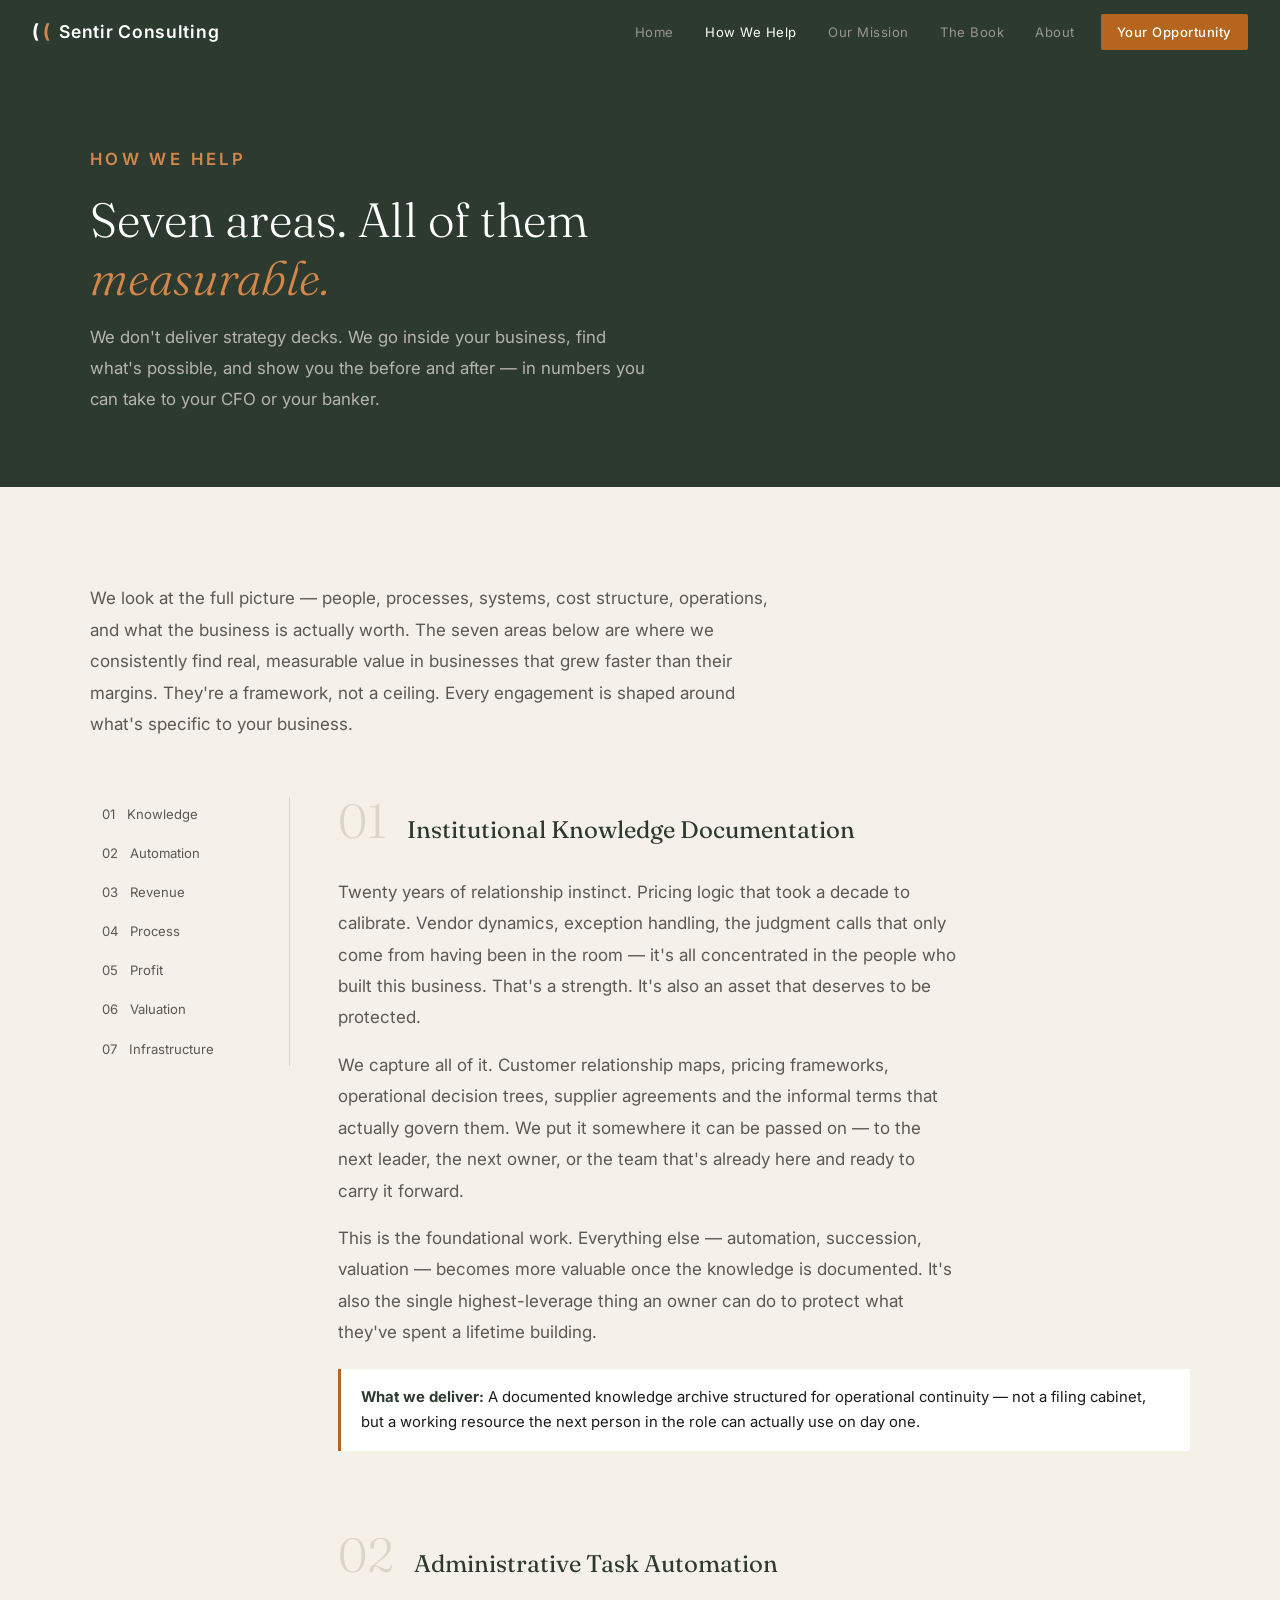
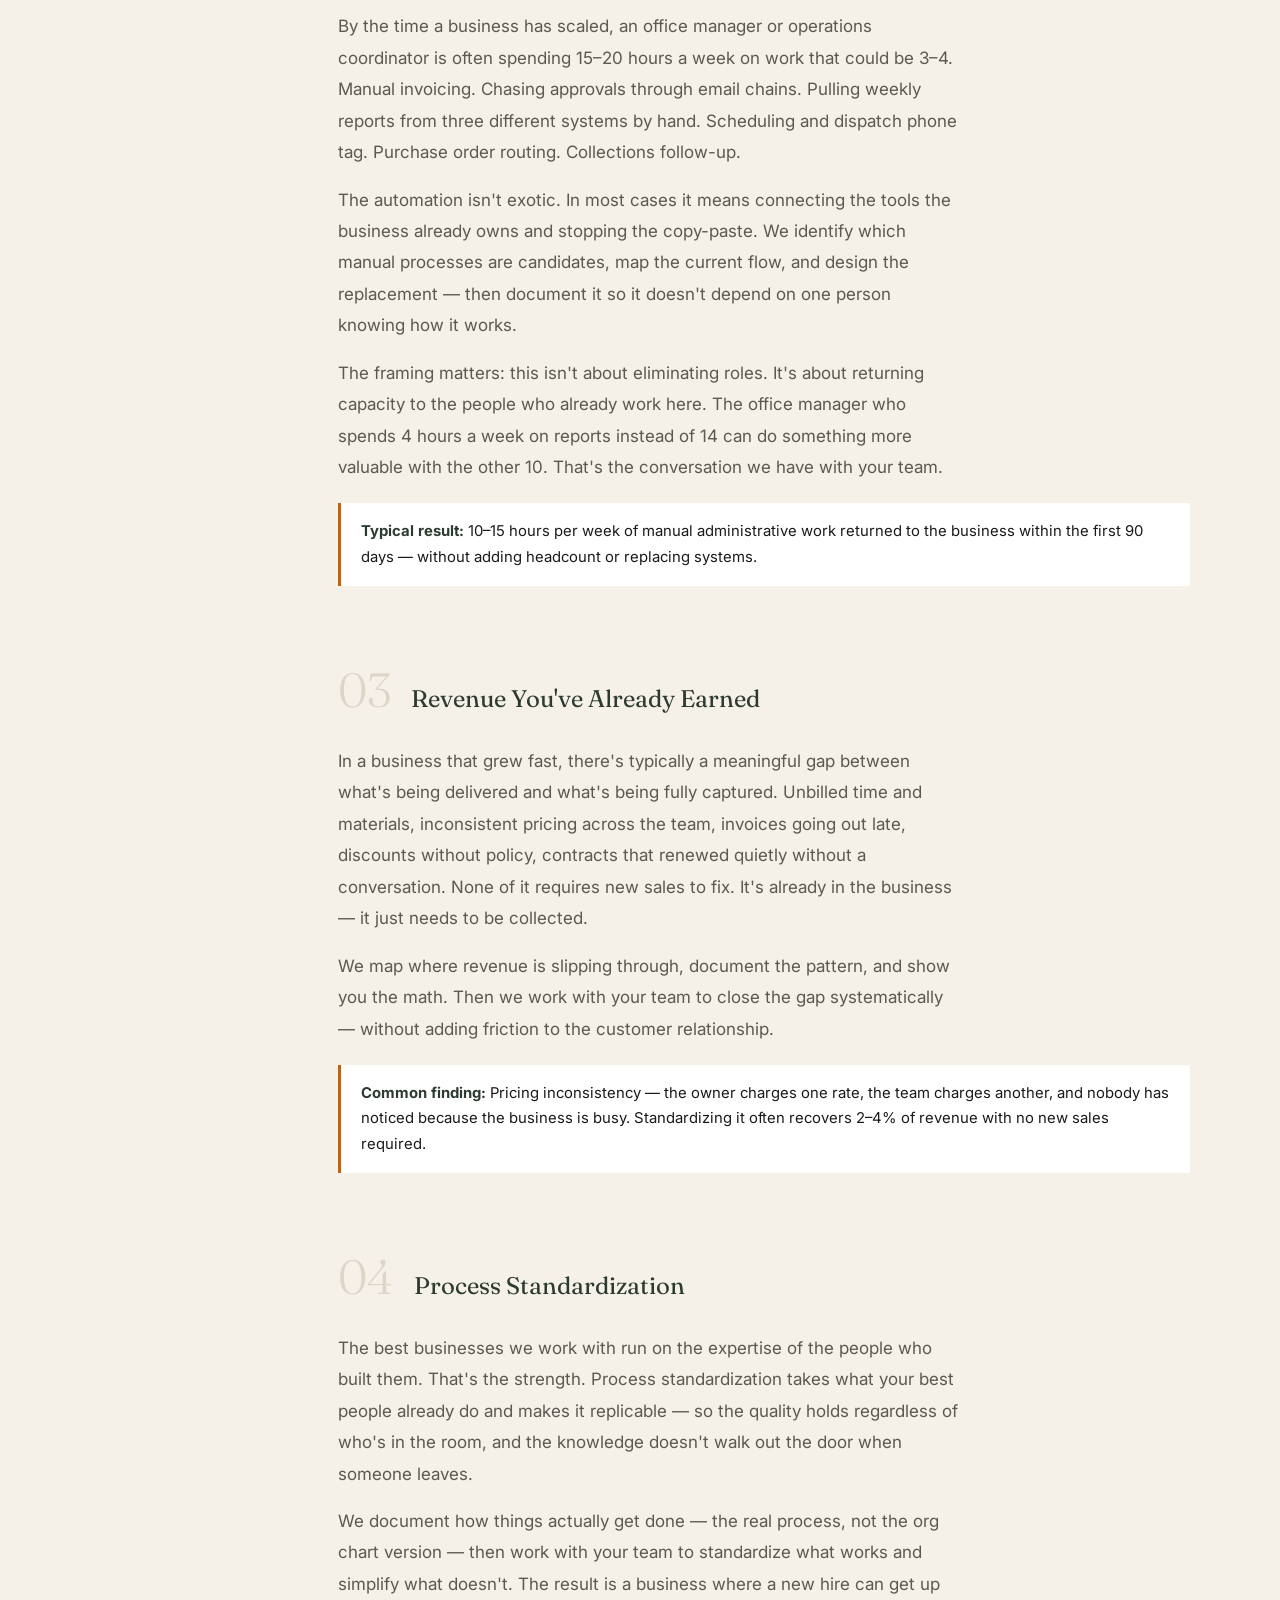
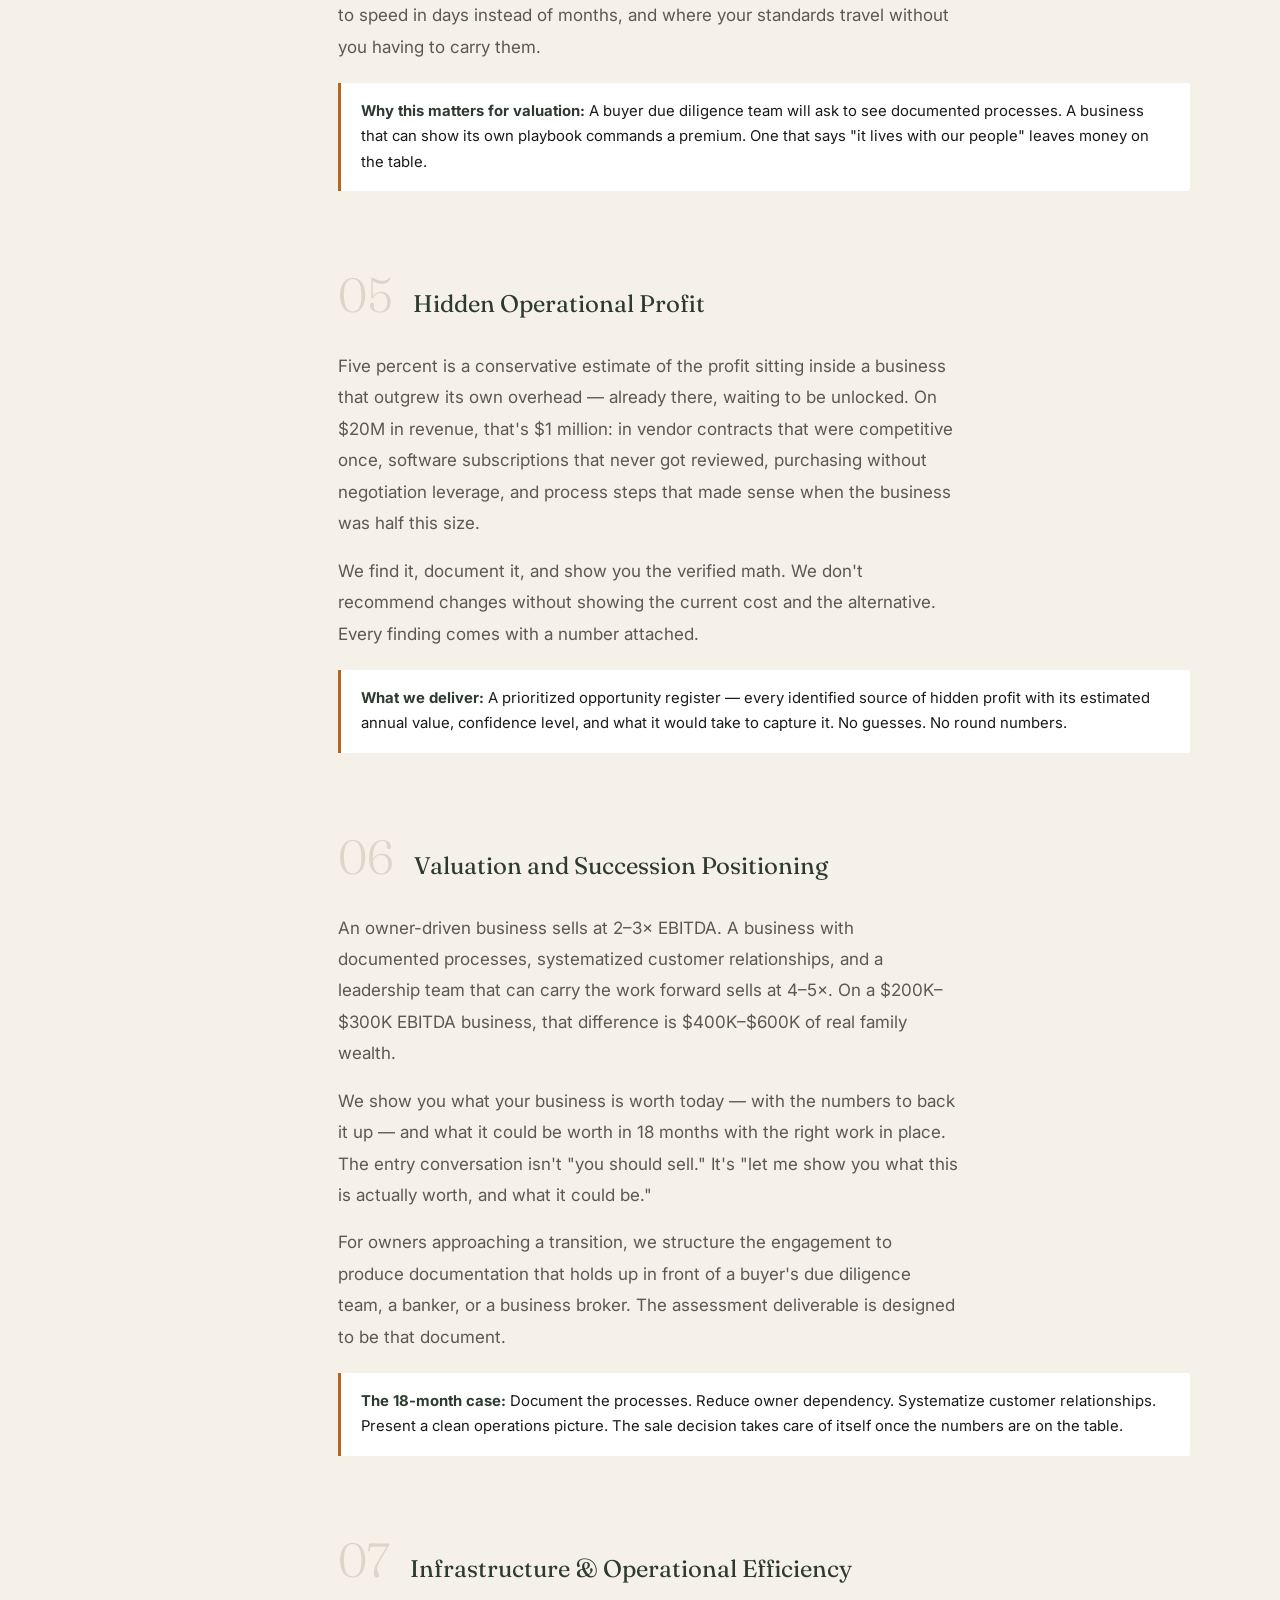
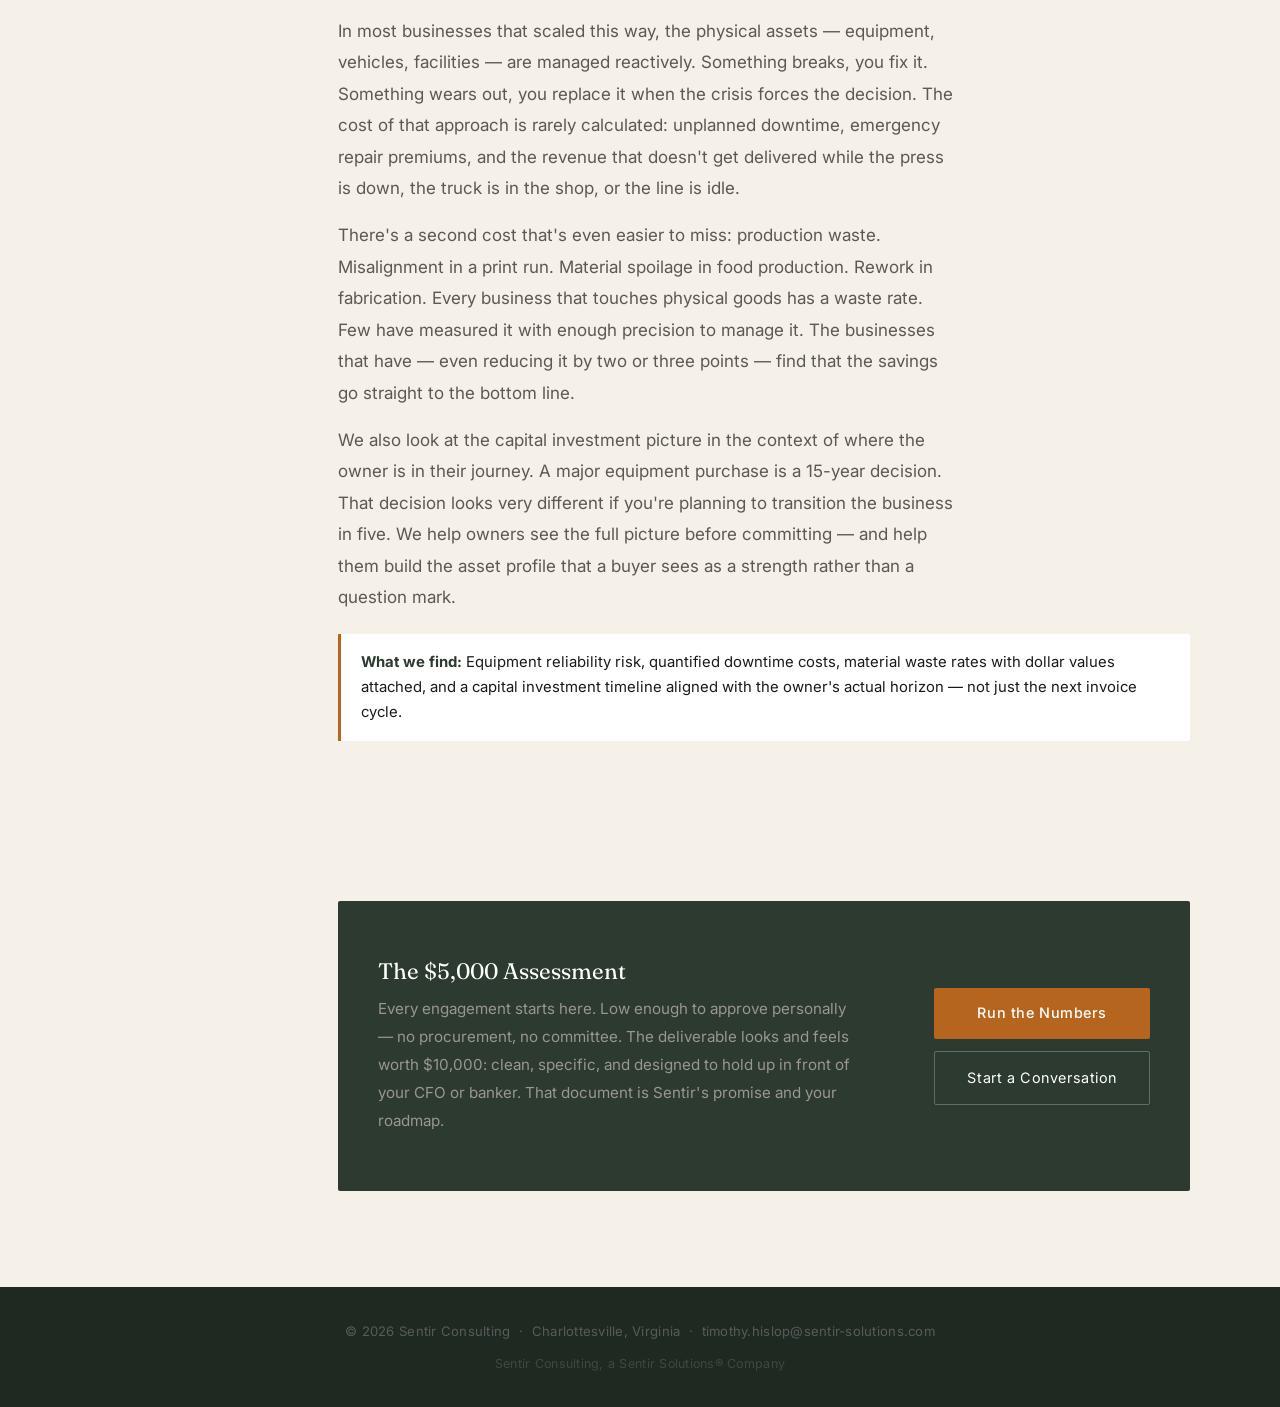
<file: how-we-help.html>
<!DOCTYPE html>
<html lang="en">
<head>
  <meta charset="UTF-8" />
  <meta name="viewport" content="width=device-width, initial-scale=1.0" />
  <title>How We Help — Sentir Consulting</title>
  <meta name="description" content="Seven areas where Sentir creates measurable value — covering people, processes, systems, revenue, operational profit, infrastructure, and what your business is actually worth." />
  <link rel="preconnect" href="https://fonts.googleapis.com" />
  <link rel="preconnect" href="https://fonts.gstatic.com" crossorigin />
  <link href="https://fonts.googleapis.com/css2?family=Fraunces:ital,opsz,wght@0,9..144,300;0,9..144,400;0,9..144,600;1,9..144,300&family=Inter:wght@300;400;500;600&display=swap" rel="stylesheet" />
  <link rel="stylesheet" href="css/styles.css" />
  <style>
    .area-grid {
      display: grid;
      grid-template-columns: 200px 1fr;
      gap: 0;
      margin-top: 3.5rem;
    }

    .area-nav {
      position: sticky;
      top: calc(var(--nav-h) + 2rem);
      align-self: start;
      display: flex;
      flex-direction: column;
      gap: 0.25rem;
      padding-right: 2rem;
      border-right: 1px solid var(--border);
    }

    .area-nav a {
      font-size: 0.82rem;
      color: var(--muted);
      text-decoration: none;
      padding: 0.4rem 0.75rem;
      border-radius: 2px;
      transition: color 0.2s, background 0.2s;
    }

    .area-nav a:hover { color: var(--accent); background: rgba(181,101,29,0.06); }

    .area-items {
      padding-left: 3rem;
      display: flex;
      flex-direction: column;
      gap: 5rem;
    }

    .area-item {}

    .area-item-header {
      display: flex;
      align-items: baseline;
      gap: 1.25rem;
      margin-bottom: 1.25rem;
    }

    .area-item-num {
      font-family: 'Fraunces', serif;
      font-size: 3rem;
      font-weight: 300;
      color: var(--border);
      line-height: 1;
      flex-shrink: 0;
    }

    .area-item h3 {
      font-family: 'Fraunces', serif;
      font-weight: 400;
      font-size: 1.5rem;
      color: var(--dark);
      line-height: 1.25;
    }

    .area-item p {
      color: var(--muted);
      margin-bottom: 1rem;
      max-width: 620px;
    }

    .area-item .highlight {
      background: var(--bg-alt);
      border-left: 3px solid var(--accent);
      padding: 1rem 1.25rem;
      font-size: 0.93rem;
      color: var(--text);
      margin-top: 1.25rem;
      border-radius: 0 2px 2px 0;
    }

    .area-item .highlight strong { color: var(--dark); }

    .assessment-banner {
      background: var(--dark);
      color: #FFFFFF;
      padding: 3.5rem 2.5rem;
      border-radius: 2px;
      display: grid;
      grid-template-columns: 1fr auto;
      gap: 2rem;
      align-items: center;
      margin-top: 5rem;
    }

    .assessment-banner h3 {
      color: #FFFFFF;
      font-size: 1.4rem;
      margin-bottom: 0.5rem;
    }

    .assessment-banner p {
      color: #9A9690;
      font-size: 0.95rem;
      max-width: 480px;
    }

    @media (max-width: 900px) {
      .area-grid { grid-template-columns: 1fr; }
      .area-nav { display: none; }
      .area-items { padding-left: 0; }
      .assessment-banner { grid-template-columns: 1fr; }
    }
  </style>
</head>
<body>

  <nav>
    <a class="nav-logo" href="index.html"><span class="mark-pipe1">(</span><span class="mark-pipe2">(</span> Sentir Consulting</a>
    <div class="nav-links">
      <a href="index.html" class="nav-link">Home</a>
      <a href="how-we-help.html" class="nav-link active">How We Help</a>
      <a href="mission.html" class="nav-link">Our Mission</a>
      <a href="the-book.html" class="nav-link">The Book</a>
      <a href="about.html" class="nav-link">About</a>
      <a href="opportunity.html" class="nav-link cta">Your Opportunity</a>
    </div>
    <button class="nav-hamburger" id="navHamburger" aria-label="Open menu" aria-expanded="false">
      <span></span><span></span><span></span>
    </button>
  </nav>
  <div class="mobile-menu" id="mobileMenu">
    <a href="index.html" class="mob-link">Home</a>
    <a href="how-we-help.html" class="mob-link active">How We Help</a>
    <a href="mission.html" class="mob-link">Our Mission</a>
    <a href="the-book.html" class="mob-link">The Book</a>
    <a href="about.html" class="mob-link">About</a>
    <a href="opportunity.html" class="mob-link cta">Your Opportunity</a>
  </div>

  <div class="page-hero">
    <div class="container">
      <p class="section-label light">How We Help</p>
      <h1>Seven areas. All of them <em>measurable.</em></h1>
      <p>
        We don't deliver strategy decks. We go inside your business, find what's possible,
        and show you the before and after — in numbers you can take to your CFO or your banker.
      </p>
    </div>
  </div>

  <section>
    <div class="container">
      <p class="fade-in" style="color:var(--muted); max-width:680px; margin-bottom:0.5rem;">
          We look at the full picture — people, processes, systems, cost structure, operations,
          and what the business is actually worth. The seven areas below are where we consistently
          find real, measurable value in businesses that grew faster than their margins.
          They're a framework, not a ceiling. Every engagement is shaped around what's specific to your business.
        </p>

      <div class="area-grid">
        <div class="area-nav">
          <a href="#knowledge">01 &nbsp; Knowledge</a>
          <a href="#automation">02 &nbsp; Automation</a>
          <a href="#revenue">03 &nbsp; Revenue</a>
          <a href="#process">04 &nbsp; Process</a>
          <a href="#waste">05 &nbsp; Profit</a>
          <a href="#valuation">06 &nbsp; Valuation</a>
          <a href="#infrastructure">07 &nbsp; Infrastructure</a>
        </div>

        <div class="area-items">

          <div class="area-item fade-in" id="knowledge">
            <div class="area-item-header">
              <span class="area-item-num">01</span>
              <h3>Institutional Knowledge Documentation</h3>
            </div>
            <p>
              Twenty years of relationship instinct. Pricing logic that took a decade to calibrate.
              Vendor dynamics, exception handling, the judgment calls that only come from having
              been in the room — it's all concentrated in the people who built this business.
              That's a strength. It's also an asset that deserves to be protected.
            </p>
            <p>
              We capture all of it. Customer relationship maps, pricing frameworks, operational
              decision trees, supplier agreements and the informal terms that actually govern them.
              We put it somewhere it can be passed on — to the next leader, the next owner,
              or the team that's already here and ready to carry it forward.
            </p>
            <p>
              This is the foundational work. Everything else — automation, succession, valuation —
              becomes more valuable once the knowledge is documented. It's also the single
              highest-leverage thing an owner can do to protect what they've spent a lifetime building.
            </p>
            <div class="highlight">
              <strong>What we deliver:</strong> A documented knowledge archive structured for
              operational continuity — not a filing cabinet, but a working resource the next
              person in the role can actually use on day one.
            </div>
          </div>

          <div class="area-item fade-in" id="automation">
            <div class="area-item-header">
              <span class="area-item-num">02</span>
              <h3>Administrative Task Automation</h3>
            </div>
            <p>
              By the time a business has scaled, an office manager or operations coordinator is often
              spending 15–20 hours a week on work that could be 3–4. Manual invoicing. Chasing approvals
              through email chains. Pulling weekly reports from three different systems by hand.
              Scheduling and dispatch phone tag. Purchase order routing. Collections follow-up.
            </p>
            <p>
              The automation isn't exotic. In most cases it means connecting the tools the
              business already owns and stopping the copy-paste. We identify which manual
              processes are candidates, map the current flow, and design the replacement —
              then document it so it doesn't depend on one person knowing how it works.
            </p>
            <p>
              The framing matters: this isn't about eliminating roles. It's about returning
              capacity to the people who already work here. The office manager who spends
              4 hours a week on reports instead of 14 can do something more valuable with
              the other 10. That's the conversation we have with your team.
            </p>
            <div class="highlight">
              <strong>Typical result:</strong> 10–15 hours per week of manual administrative work
              returned to the business within the first 90 days — without adding headcount
              or replacing systems.
            </div>
          </div>

          <div class="area-item fade-in" id="revenue">
            <div class="area-item-header">
              <span class="area-item-num">03</span>
              <h3>Revenue You've Already Earned</h3>
            </div>
            <p>
              In a business that grew fast, there's typically a meaningful gap between what's being
              delivered and what's being fully captured. Unbilled time and materials, inconsistent
              pricing across the team, invoices going out late, discounts without policy,
              contracts that renewed quietly without a conversation. None of it requires new
              sales to fix. It's already in the business — it just needs to be collected.
            </p>
            <p>
              We map where revenue is slipping through, document the pattern, and show you
              the math. Then we work with your team to close the gap systematically —
              without adding friction to the customer relationship.
            </p>
            <div class="highlight">
              <strong>Common finding:</strong> Pricing inconsistency — the owner charges one rate,
              the team charges another, and nobody has noticed because the business is busy.
              Standardizing it often recovers 2–4% of revenue with no new sales required.
            </div>
          </div>

          <div class="area-item fade-in" id="process">
            <div class="area-item-header">
              <span class="area-item-num">04</span>
              <h3>Process Standardization</h3>
            </div>
            <p>
              The best businesses we work with run on the expertise of the people who
              built them. That's the strength. Process standardization takes what your best
              people already do and makes it replicable — so the quality holds regardless of
              who's in the room, and the knowledge doesn't walk out the door when someone leaves.
            </p>
            <p>
              We document how things actually get done — the real process, not the org chart
              version — then work with your team to standardize what works and simplify what
              doesn't. The result is a business where a new hire can get up to speed in days
              instead of months, and where your standards travel without you having to carry them.
            </p>
            <div class="highlight">
              <strong>Why this matters for valuation:</strong> A buyer due diligence team
              will ask to see documented processes. A business that can show its own playbook
              commands a premium. One that says "it lives with our people" leaves money on the table.
            </div>
          </div>

          <div class="area-item fade-in" id="waste">
            <div class="area-item-header">
              <span class="area-item-num">05</span>
              <h3>Hidden Operational Profit</h3>
            </div>
            <p>
              Five percent is a conservative estimate of the profit sitting inside a business that
              outgrew its own overhead — already there, waiting to be unlocked. On $20M in revenue,
              that's $1 million: in vendor contracts that were competitive once, software
              subscriptions that never got reviewed, purchasing without negotiation leverage,
              and process steps that made sense when the business was half this size.
            </p>
            <p>
              We find it, document it, and show you the verified math. We don't recommend
              changes without showing the current cost and the alternative. Every finding
              comes with a number attached.
            </p>
            <div class="highlight">
              <strong>What we deliver:</strong> A prioritized opportunity register — every identified
              source of hidden profit with its estimated annual value, confidence level, and what it
              would take to capture it. No guesses. No round numbers.
            </div>
          </div>

          <div class="area-item fade-in" id="valuation">
            <div class="area-item-header">
              <span class="area-item-num">06</span>
              <h3>Valuation and Succession Positioning</h3>
            </div>
            <p>
              An owner-driven business sells at 2–3× EBITDA.
              A business with documented processes, systematized customer relationships,
              and a leadership team that can carry the work forward sells at 4–5×.
              On a $200K–$300K EBITDA business, that difference is $400K–$600K of real family wealth.
            </p>
            <p>
              We show you what your business is worth today — with the numbers to back it up —
              and what it could be worth in 18 months with the right work in place. The entry
              conversation isn't "you should sell." It's "let me show you what this is actually
              worth, and what it could be."
            </p>
            <p>
              For owners approaching a transition, we structure the engagement to produce
              documentation that holds up in front of a buyer's due diligence team, a
              banker, or a business broker. The assessment deliverable is designed to
              be that document.
            </p>
            <div class="highlight">
              <strong>The 18-month case:</strong> Document the processes. Reduce owner dependency.
              Systematize customer relationships. Present a clean operations picture.
              The sale decision takes care of itself once the numbers are on the table.
            </div>
          </div>

          <div class="area-item fade-in" id="infrastructure">
            <div class="area-item-header">
              <span class="area-item-num">07</span>
              <h3>Infrastructure &amp; Operational Efficiency</h3>
            </div>
            <p>
              In most businesses that scaled this way, the physical assets — equipment, vehicles, facilities —
              are managed reactively. Something breaks, you fix it. Something wears out, you replace it
              when the crisis forces the decision. The cost of that approach is rarely calculated:
              unplanned downtime, emergency repair premiums, and the revenue that doesn't get delivered
              while the press is down, the truck is in the shop, or the line is idle.
            </p>
            <p>
              There's a second cost that's even easier to miss: production waste. Misalignment in a
              print run. Material spoilage in food production. Rework in fabrication. Every business
              that touches physical goods has a waste rate. Few have measured it with enough precision
              to manage it. The businesses that have — even reducing it by two or three points — find
              that the savings go straight to the bottom line.
            </p>
            <p>
              We also look at the capital investment picture in the context of where the owner is in
              their journey. A major equipment purchase is a 15-year decision. That decision looks
              very different if you're planning to transition the business in five. We help owners
              see the full picture before committing — and help them build the asset profile that
              a buyer sees as a strength rather than a question mark.
            </p>
            <div class="highlight">
              <strong>What we find:</strong> Equipment reliability risk, quantified downtime costs,
              material waste rates with dollar values attached, and a capital investment timeline
              aligned with the owner's actual horizon — not just the next invoice cycle.
            </div>
          </div>

          <!-- Assessment Banner -->
          <div class="assessment-banner fade-in">
            <div>
              <h3>The $5,000 Assessment</h3>
              <p>
                Every engagement starts here. Low enough to approve personally — no procurement,
                no committee. The deliverable looks and feels worth $10,000: clean, specific,
                and designed to hold up in front of your CFO or banker. That document is
                Sentir's promise and your roadmap.
              </p>
            </div>
            <div style="flex-shrink:0;">
              <a href="opportunity.html" class="btn-primary" style="margin-bottom:0.75rem; display:block; text-align:center;">Run the Numbers</a>
              <a href="mailto:timothy.hislop@sentir-solutions.com" class="btn-ghost" style="display:block; text-align:center;">Start a Conversation</a>
            </div>
          </div>

        </div>
      </div>
    </div>
  </section>

  <footer>
    <p>© 2026 Sentir Consulting &nbsp;·&nbsp; Charlottesville, Virginia &nbsp;·&nbsp;
      <a href="mailto:timothy.hislop@sentir-solutions.com">timothy.hislop@sentir-solutions.com</a>
    </p>
    <p style="margin-top:0.5rem; font-size:0.78rem; opacity:0.6;">Sentir Consulting, a <a href="https://sentirsolutions.github.io/sentir-solutions-site/" style="color:inherit;">Sentir Solutions®</a> Company</p>
</footer>

  <script>
    const observer = new IntersectionObserver(
      (entries) => entries.forEach(e => e.isIntersecting && e.target.classList.add('visible')),
      { threshold: 0.08, rootMargin: '0px 0px -30px 0px' }
    );
    document.querySelectorAll('.fade-in').forEach(el => observer.observe(el));
  </script>

  <script src="js/nav.js"></script>
</body>
</html>
</file>
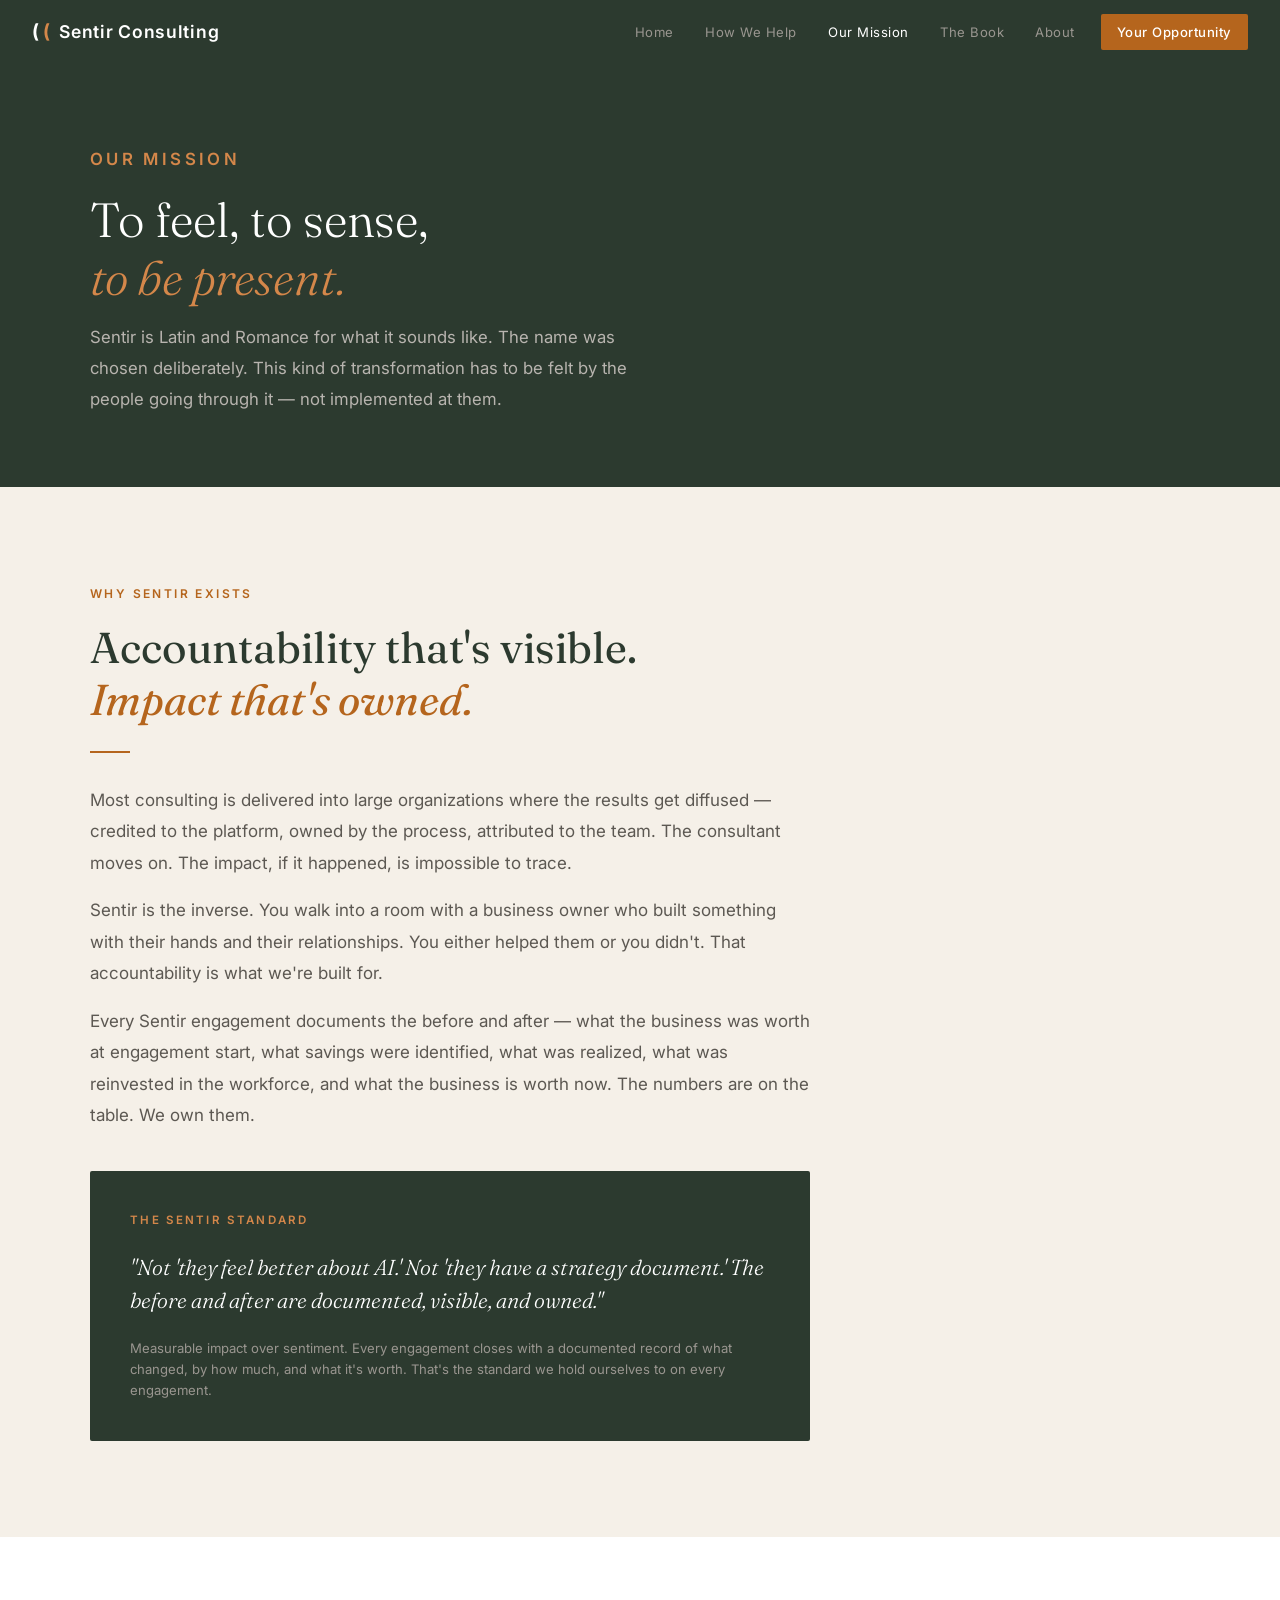
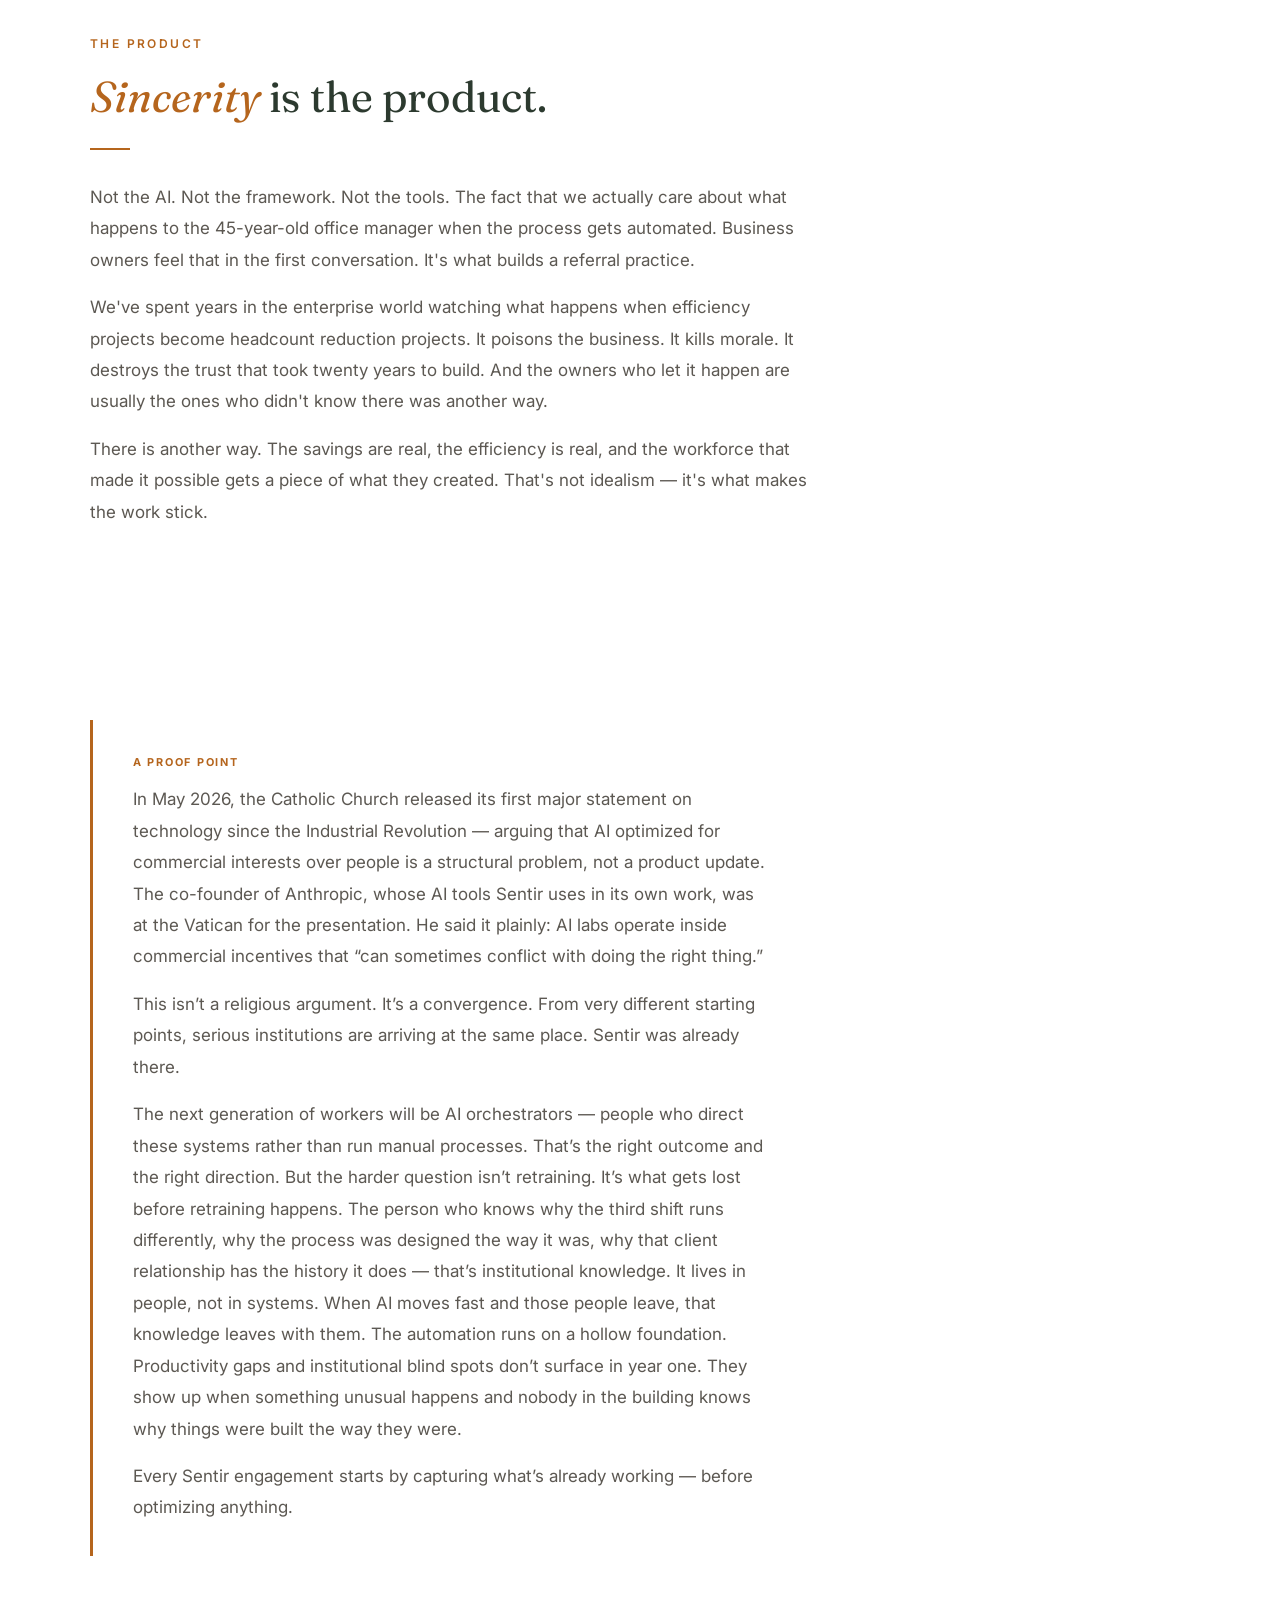
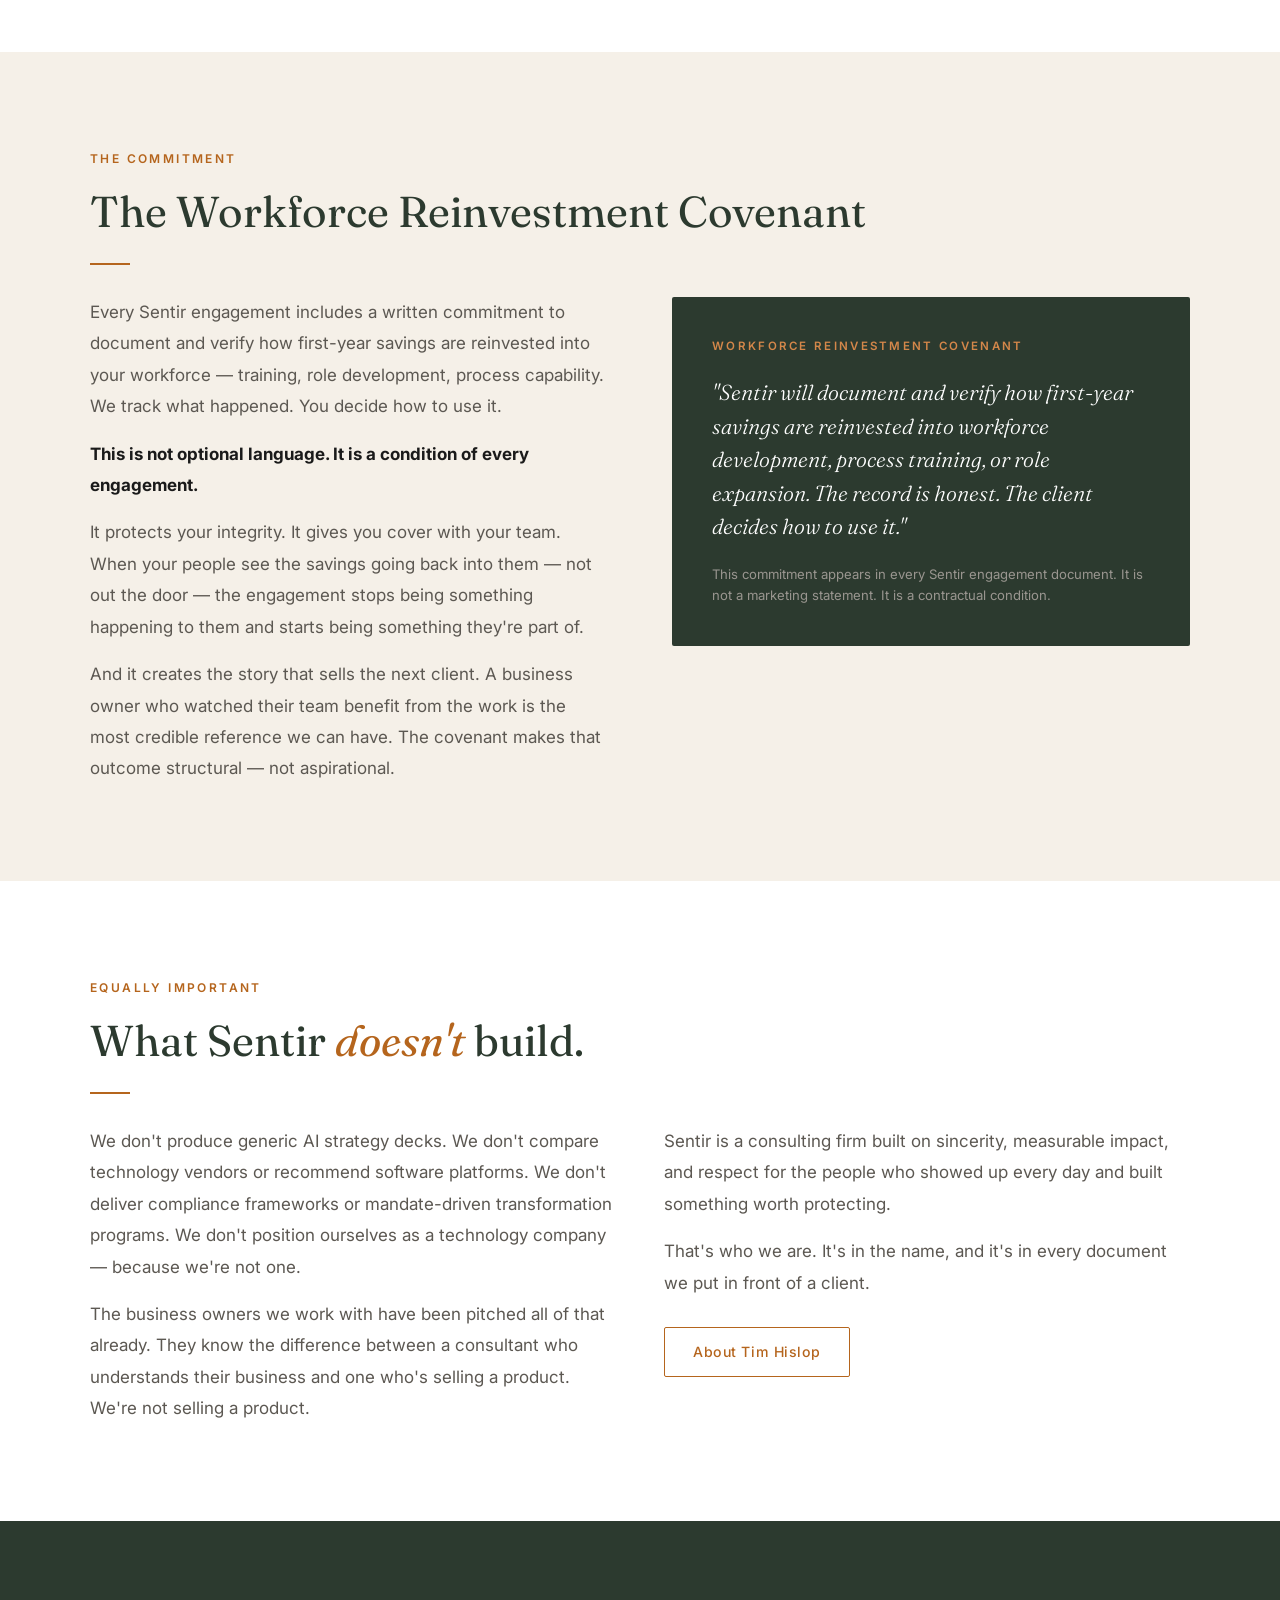
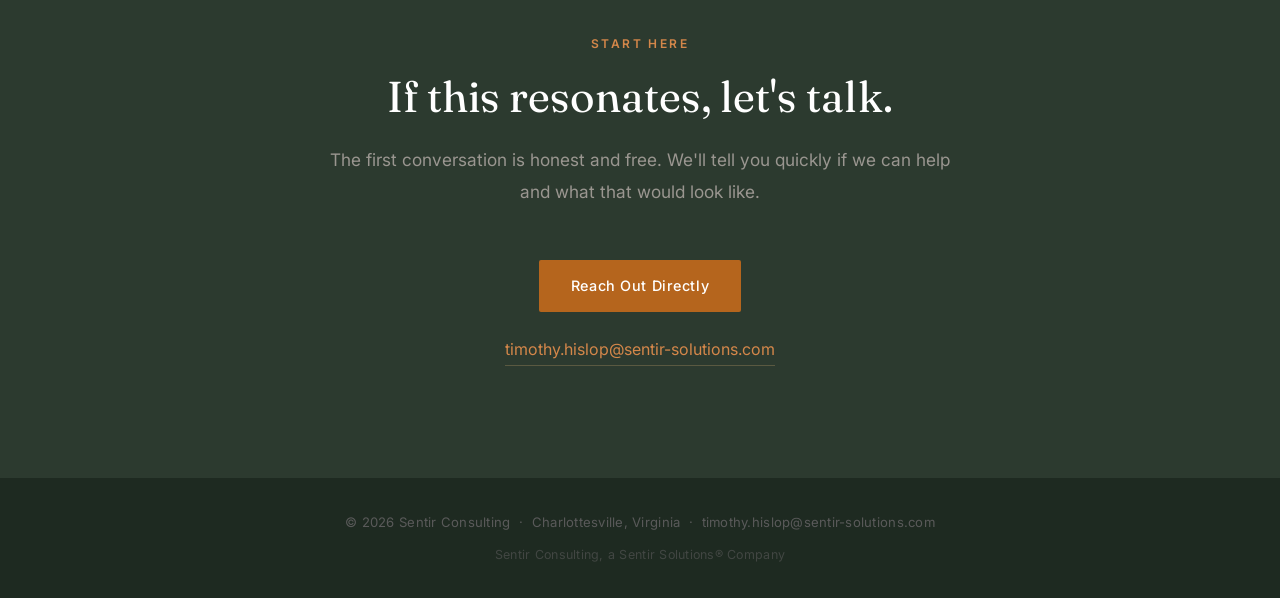
<file: mission.html>
<!DOCTYPE html>
<html lang="en">
<head>
  <meta charset="UTF-8" />
  <meta name="viewport" content="width=device-width, initial-scale=1.0" />
  <title>Our Mission — Sentir Consulting</title>
  <meta name="description" content="Sentir exists to bring enterprise-level rigor and sincerity to businesses that built something real — with a workforce reinvestment covenant at the center of every engagement." />
  <link rel="preconnect" href="https://fonts.googleapis.com" />
  <link rel="preconnect" href="https://fonts.gstatic.com" crossorigin />
  <link href="https://fonts.googleapis.com/css2?family=Fraunces:ital,opsz,wght@0,9..144,300;0,9..144,400;0,9..144,600;1,9..144,300&family=Inter:wght@300;400;500;600&display=swap" rel="stylesheet" />
  <link rel="stylesheet" href="css/styles.css" />
</head>
<body>

  <nav>
    <a class="nav-logo" href="index.html"><span class="mark-pipe1">(</span><span class="mark-pipe2">(</span> Sentir Consulting</a>
    <div class="nav-links">
      <a href="index.html" class="nav-link">Home</a>
      <a href="how-we-help.html" class="nav-link">How We Help</a>
      <a href="mission.html" class="nav-link active">Our Mission</a>
      <a href="the-book.html" class="nav-link">The Book</a>
      <a href="about.html" class="nav-link">About</a>
      <a href="opportunity.html" class="nav-link cta">Your Opportunity</a>
    </div>
    <button class="nav-hamburger" id="navHamburger" aria-label="Open menu" aria-expanded="false">
      <span></span><span></span><span></span>
    </button>
  </nav>
  <div class="mobile-menu" id="mobileMenu">
    <a href="index.html" class="mob-link">Home</a>
    <a href="how-we-help.html" class="mob-link">How We Help</a>
    <a href="mission.html" class="mob-link active">Our Mission</a>
    <a href="the-book.html" class="mob-link">The Book</a>
    <a href="about.html" class="mob-link">About</a>
    <a href="opportunity.html" class="mob-link cta">Your Opportunity</a>
  </div>

  <div class="page-hero">
    <div class="container">
      <p class="section-label light">Our Mission</p>
      <h1>To feel, to sense,<br /><em>to be present.</em></h1>
      <p>
        Sentir is Latin and Romance for what it sounds like. The name was chosen deliberately.
        This kind of transformation has to be felt by the people going through it —
        not implemented at them.
      </p>
    </div>
  </div>

  <!-- WHY WE EXIST -->
  <section>
    <div class="container">
      <p class="section-label fade-in">Why Sentir Exists</p>
      <h2 class="fade-in">Accountability that's visible.<br /><em>Impact that's owned.</em></h2>
      <div class="divider fade-in"></div>
      <div style="max-width:720px;" class="fade-in">
        <p style="color:var(--muted); margin-bottom:1rem;">
          Most consulting is delivered into large organizations where the results get diffused —
          credited to the platform, owned by the process, attributed to the team.
          The consultant moves on. The impact, if it happened, is impossible to trace.
        </p>
        <p style="color:var(--muted); margin-bottom:1rem;">
          Sentir is the inverse. You walk into a room with a business owner who built
          something with their hands and their relationships. You either helped them
          or you didn't. That accountability is what we're built for.
        </p>
        <p style="color:var(--muted); margin-bottom:2.5rem;">
          Every Sentir engagement documents the before and after — what the business was worth
          at engagement start, what savings were identified, what was realized,
          what was reinvested in the workforce, and what the business is worth now.
          The numbers are on the table. We own them.
        </p>
        <div class="callout">
          <div class="callout-label">The Sentir Standard</div>
          <blockquote>
            "Not 'they feel better about AI.' Not 'they have a strategy document.'
            The before and after are documented, visible, and owned."
          </blockquote>
          <p class="callout-note">
            Measurable impact over sentiment. Every engagement closes with a documented
            record of what changed, by how much, and what it's worth.
            That's the standard we hold ourselves to on every engagement.
          </p>
        </div>
      </div>
    </div>
  </section>

  <!-- SINCERITY -->
  <section class="alt">
    <div class="container">
      <p class="section-label fade-in">The Product</p>
      <h2 class="fade-in"><em>Sincerity</em> is the product.</h2>
      <div class="divider fade-in"></div>
      <div style="max-width:720px;" class="fade-in">
        <p style="color:var(--muted); margin-bottom:1rem;">
          Not the AI. Not the framework. Not the tools. The fact that we actually care
          about what happens to the 45-year-old office manager when the process gets automated.
          Business owners feel that in the first conversation. It's what builds a referral practice.
        </p>
        <p style="color:var(--muted); margin-bottom:1rem;">
          We've spent years in the enterprise world watching what happens when efficiency
          projects become headcount reduction projects. It poisons the business.
          It kills morale. It destroys the trust that took twenty years to build.
          And the owners who let it happen are usually the ones who didn't know
          there was another way.
        </p>
        <p style="color:var(--muted);">
          There is another way. The savings are real, the efficiency is real, and the
          workforce that made it possible gets a piece of what they created. That's
          not idealism — it's what makes the work stick.
        </p>
      </div>
    </div>
  </section>

  <!-- CONVERGENCE PROOF POINT -->
  <section class="alt">
    <div class="container">
      <div style="max-width:720px; padding:2rem 2.5rem; border-left:3px solid var(--accent);" class="fade-in">
        <p style="font-size:0.68rem; font-weight:700; letter-spacing:0.16em; text-transform:uppercase; color:var(--accent); margin-bottom:0.75rem;">A proof point</p>
        <p style="color:var(--muted); line-height:1.85; margin-bottom:1rem;">
          In May 2026, the Catholic Church released its first major statement on technology since the Industrial Revolution &mdash; arguing that AI optimized for commercial interests over people is a structural problem, not a product update. The co-founder of Anthropic, whose AI tools Sentir uses in its own work, was at the Vatican for the presentation. He said it plainly: AI labs operate inside commercial incentives that &ldquo;can sometimes conflict with doing the right thing.&rdquo;
        </p>
        <p style="color:var(--muted); line-height:1.85; margin-bottom:1rem;">
          This isn&rsquo;t a religious argument. It&rsquo;s a convergence. From very different starting points, serious institutions are arriving at the same place. Sentir was already there.
        </p>
        <p style="color:var(--muted); line-height:1.85; margin-bottom:1rem;">
          The next generation of workers will be AI orchestrators &mdash; people who direct these systems rather than run manual processes. That&rsquo;s the right outcome and the right direction. But the harder question isn&rsquo;t retraining. It&rsquo;s what gets lost before retraining happens. The person who knows why the third shift runs differently, why the process was designed the way it was, why that client relationship has the history it does &mdash; that&rsquo;s institutional knowledge. It lives in people, not in systems. When AI moves fast and those people leave, that knowledge leaves with them. The automation runs on a hollow foundation. Productivity gaps and institutional blind spots don&rsquo;t surface in year one. They show up when something unusual happens and nobody in the building knows why things were built the way they were.
        </p>
        <p style="color:var(--muted); line-height:1.85;">
          Every Sentir engagement starts by capturing what&rsquo;s already working &mdash; before optimizing anything.
        </p>
      </div>
    </div>
  </section>

  <!-- COVENANT -->
  <section>
    <div class="container">
      <p class="section-label fade-in">The Commitment</p>
      <h2 class="fade-in">The Workforce Reinvestment Covenant</h2>
      <div class="divider fade-in"></div>
      <div style="display:grid; grid-template-columns:1fr 1fr; gap:4rem; align-items:start;" class="two-col">
        <div class="fade-in">
          <p style="color:var(--muted); margin-bottom:1rem;">
            Every Sentir engagement includes a written commitment to document and verify
            how first-year savings are reinvested into your workforce —
            training, role development, process capability. We track what happened.
            You decide how to use it.
          </p>
          <p style="color:var(--muted); margin-bottom:1rem;">
            <strong style="color:var(--text);">This is not optional language. It is a condition of every engagement.</strong>
          </p>
          <p style="color:var(--muted); margin-bottom:1rem;">
            It protects your integrity. It gives you cover with your team.
            When your people see the savings going back into them — not out the door —
            the engagement stops being something happening to them and starts being
            something they're part of.
          </p>
          <p style="color:var(--muted);">
            And it creates the story that sells the next client. A business owner who
            watched their team benefit from the work is the most credible reference
            we can have. The covenant makes that outcome structural — not aspirational.
          </p>
        </div>
        <div class="fade-in">
          <div class="callout">
            <div class="callout-label">Workforce Reinvestment Covenant</div>
            <blockquote>
              "Sentir will document and verify how first-year savings are reinvested
              into workforce development, process training, or role expansion.
              The record is honest. The client decides how to use it."
            </blockquote>
            <p class="callout-note">
              This commitment appears in every Sentir engagement document.
              It is not a marketing statement. It is a contractual condition.
            </p>
          </div>
        </div>
      </div>
    </div>
  </section>

  <!-- WHAT WE DON'T DO -->
  <section class="alt">
    <div class="container">
      <p class="section-label fade-in">Equally Important</p>
      <h2 class="fade-in">What Sentir <em>doesn't</em> build.</h2>
      <div class="divider fade-in"></div>
      <div style="display:grid; grid-template-columns:1fr 1fr; gap:3rem;" class="two-col fade-in">
        <div>
          <p style="color:var(--muted); margin-bottom:1rem;">
            We don't produce generic AI strategy decks. We don't compare technology vendors
            or recommend software platforms. We don't deliver compliance frameworks or
            mandate-driven transformation programs. We don't position ourselves as a
            technology company — because we're not one.
          </p>
          <p style="color:var(--muted);">
            The business owners we work with have been pitched all of that already.
            They know the difference between a consultant who understands their business
            and one who's selling a product. We're not selling a product.
          </p>
        </div>
        <div>
          <p style="color:var(--muted); margin-bottom:1rem;">
            Sentir is a consulting firm built on sincerity, measurable impact,
            and respect for the people who showed up every day and built something worth protecting.
          </p>
          <p style="color:var(--muted);">
            That's who we are. It's in the name, and it's in every document we put
            in front of a client.
          </p>
          <div style="margin-top:1.75rem;">
            <a href="about.html" class="btn-outline">About Tim Hislop</a>
          </div>
        </div>
      </div>
    </div>
  </section>

  <section class="contact-section">
    <div class="container">
      <p class="section-label light fade-in">Start Here</p>
      <h2 class="light fade-in">If this resonates, let's talk.</h2>
      <p class="lead light fade-in" style="margin:1.25rem auto 0;">
        The first conversation is honest and free. We'll tell you quickly if we can help
        and what that would look like.
      </p>
      <br />
      <a class="btn-primary fade-in" href="mailto:timothy.hislop@sentir-solutions.com" style="margin-top:1.5rem;">
        Reach Out Directly
      </a>
      <br />
      <a class="contact-email fade-in" href="mailto:timothy.hislop@sentir-solutions.com">timothy.hislop@sentir-solutions.com</a>
    </div>
  </section>

  <footer>
    <p>© 2026 Sentir Consulting &nbsp;·&nbsp; Charlottesville, Virginia &nbsp;·&nbsp;
      <a href="mailto:timothy.hislop@sentir-solutions.com">timothy.hislop@sentir-solutions.com</a>
    </p>
    <p style="margin-top:0.5rem; font-size:0.78rem; opacity:0.6;">Sentir Consulting, a <a href="https://sentirsolutions.github.io/sentir-solutions-site/" style="color:inherit;">Sentir Solutions®</a> Company</p>
</footer>

  <script>
    const observer = new IntersectionObserver(
      (entries) => entries.forEach(e => e.isIntersecting && e.target.classList.add('visible')),
      { threshold: 0.1, rootMargin: '0px 0px -30px 0px' }
    );
    document.querySelectorAll('.fade-in').forEach(el => observer.observe(el));
  </script>
  <script src="js/nav.js"></script>
</body>
</html>
</file>
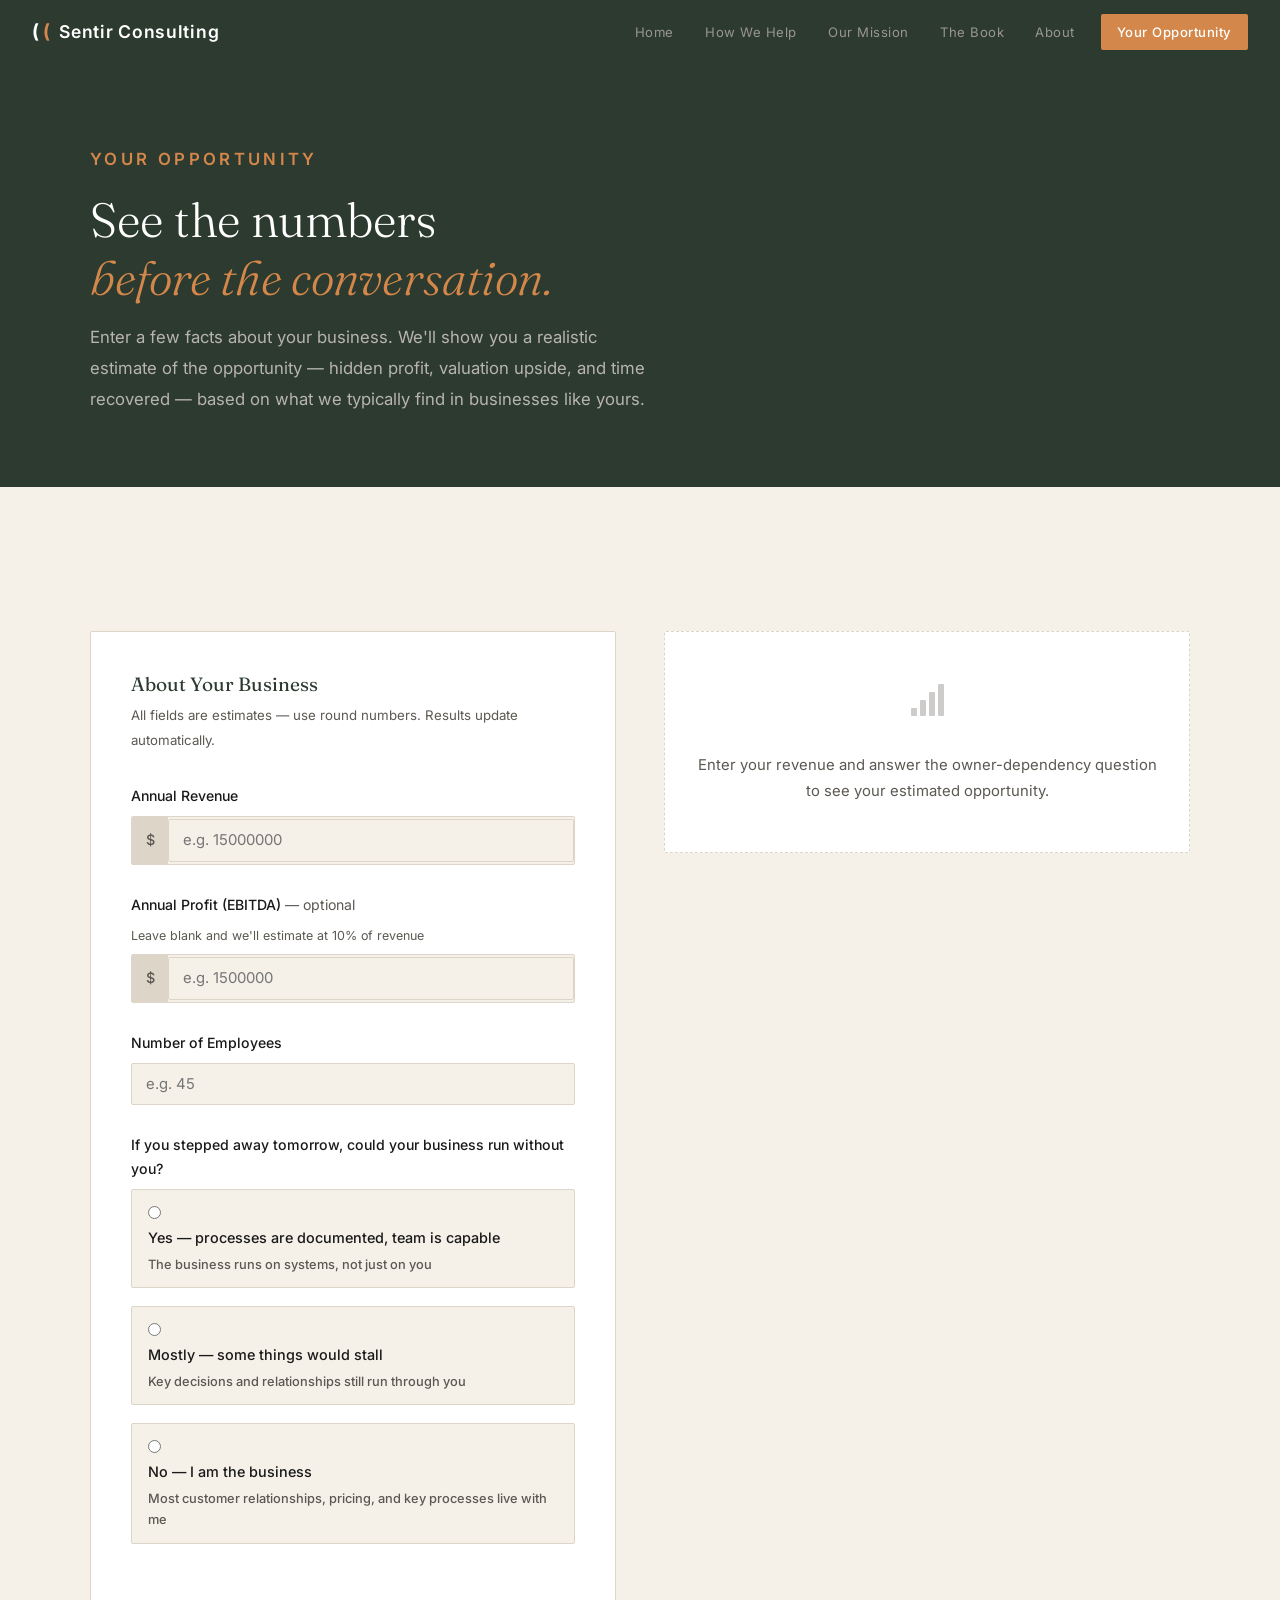
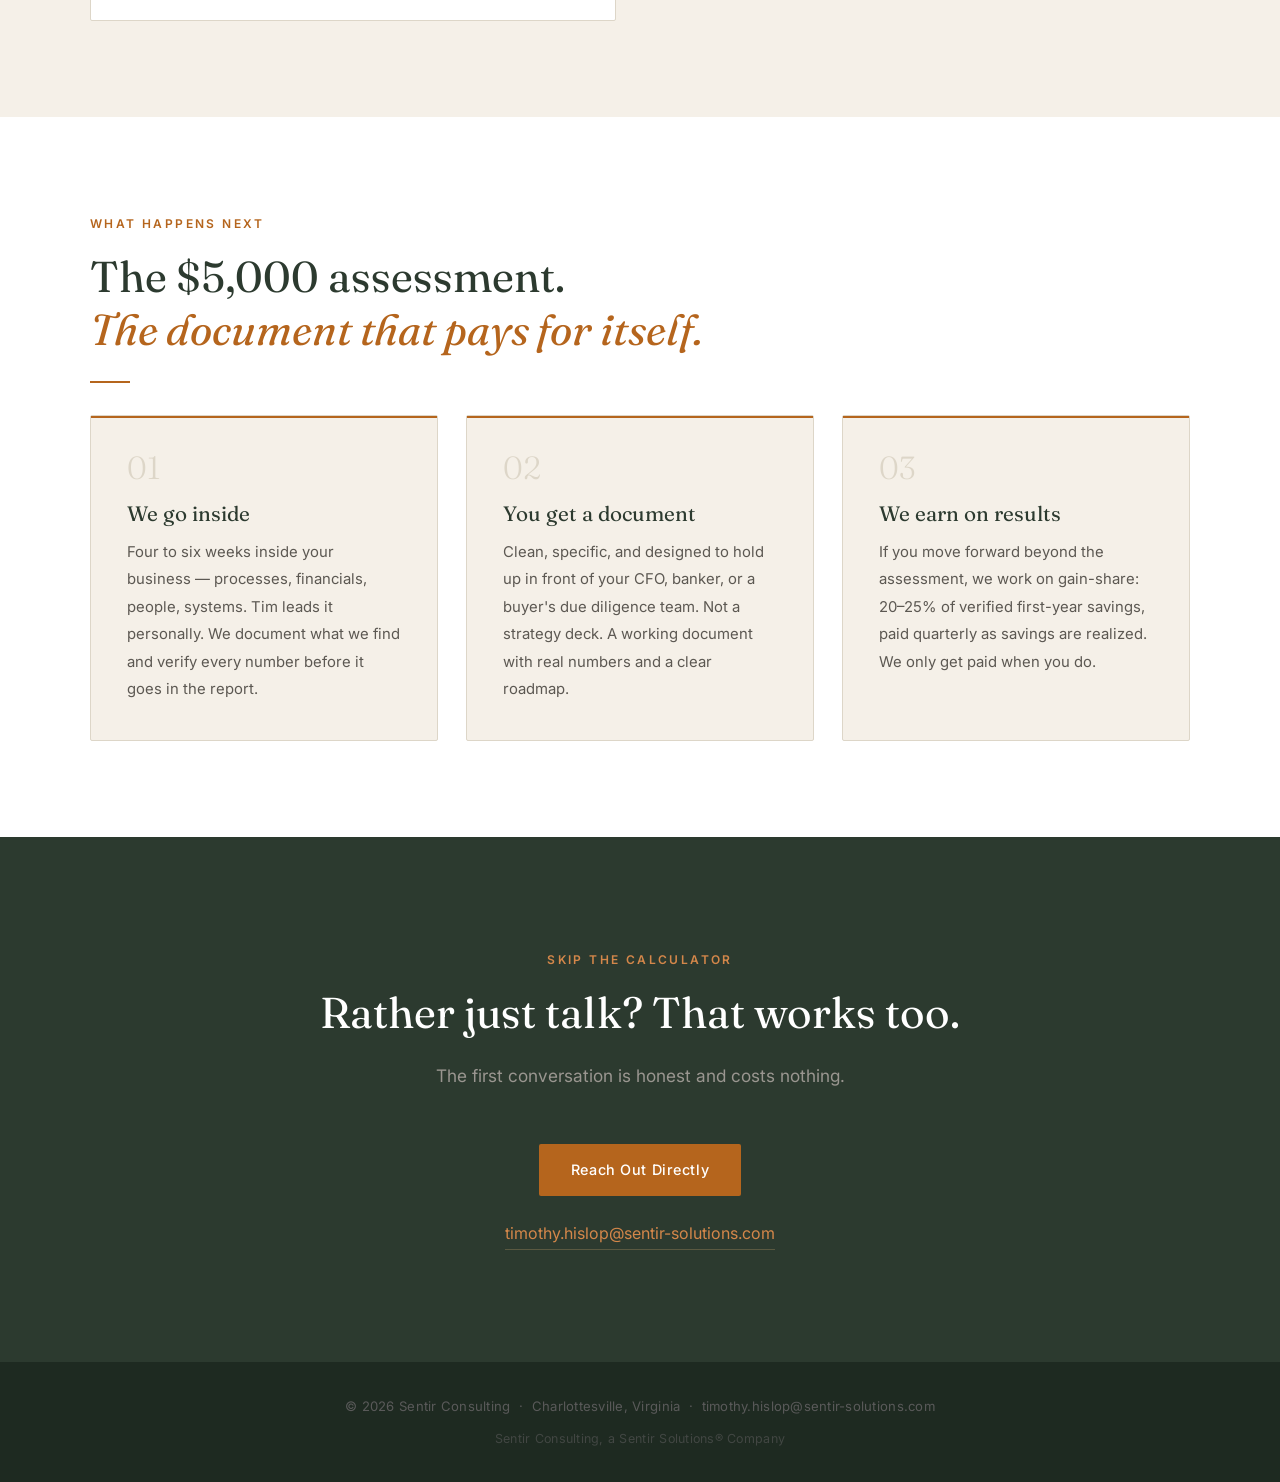
<file: opportunity.html>
<!DOCTYPE html>
<html lang="en">
<head>
  <meta charset="UTF-8" />
  <meta name="viewport" content="width=device-width, initial-scale=1.0" />
  <title>Your Opportunity — Sentir Consulting</title>
  <meta name="description" content="Enter a few numbers about your business and see a realistic estimate of the opportunity Sentir could identify — waste, valuation gap, and admin time recovered." />
  <link rel="preconnect" href="https://fonts.googleapis.com" />
  <link rel="preconnect" href="https://fonts.gstatic.com" crossorigin />
  <link href="https://fonts.googleapis.com/css2?family=Fraunces:ital,opsz,wght@0,9..144,300;0,9..144,400;0,9..144,600;1,9..144,300&family=Inter:wght@300;400;500;600&display=swap" rel="stylesheet" />
  <link rel="stylesheet" href="css/styles.css" />
  <style>
    /* ── TIER 1: CALCULATOR ── */
    .calc-wrapper {
      display: grid;
      grid-template-columns: 1fr 1fr;
      gap: 3rem;
      align-items: start;
      margin-top: 3rem;
    }
    .calc-inputs {
      background: var(--bg-alt);
      border: 1px solid var(--border);
      border-radius: 2px;
      padding: 2.5rem;
    }
    .calc-inputs h3 {
      font-family: 'Fraunces', serif;
      font-size: 1.2rem;
      color: var(--dark);
      margin-bottom: 0.35rem;
    }
    .calc-inputs .hint { font-size: 0.83rem; color: var(--muted); margin-bottom: 2rem; }
    .field { margin-bottom: 1.75rem; }
    .field label { display: block; font-size: 0.88rem; font-weight: 500; color: var(--text); margin-bottom: 0.5rem; }
    .field .field-hint { font-size: 0.78rem; color: var(--muted); margin-bottom: 0.5rem; display: block; }
    .input-prefix-wrap {
      display: flex; align-items: center;
      border: 1px solid var(--border); border-radius: 2px;
      background: var(--bg); overflow: hidden; transition: border-color 0.2s;
    }
    .input-prefix-wrap:focus-within { border-color: var(--accent); }
    .input-prefix { background: var(--border); color: var(--muted); padding: 0.7rem 0.85rem; font-size: 0.9rem; font-weight: 500; flex-shrink: 0; }
    .input-prefix-wrap input { border: none; background: transparent; padding: 0.7rem 0.85rem; font-size: 0.93rem; font-family: 'Inter', sans-serif; color: var(--text); width: 100%; outline: none; }
    .field input[type="number"] { width: 100%; border: 1px solid var(--border); border-radius: 2px; background: var(--bg); padding: 0.7rem 0.85rem; font-size: 0.93rem; font-family: 'Inter', sans-serif; color: var(--text); outline: none; transition: border-color 0.2s; }
    .field input:focus { border-color: var(--accent); }
    .radio-group { display: flex; flex-direction: column; gap: 0.6rem; }
    .radio-option { display: flex; align-items: flex-start; gap: 0.75rem; cursor: pointer; padding: 0.75rem 1rem; border: 1px solid var(--border); border-radius: 2px; background: var(--bg); transition: border-color 0.2s, background 0.2s; }
    .radio-option:hover { border-color: var(--accent); }
    .radio-option.selected { border-color: var(--accent); background: rgba(139,108,62,0.05); }
    .radio-option input[type="radio"] { margin-top: 2px; accent-color: var(--accent); flex-shrink: 0; }
    .radio-option .radio-label { font-size: 0.9rem; font-weight: 500; color: var(--text); }
    .radio-option .radio-desc { font-size: 0.8rem; color: var(--muted); margin-top: 0.2rem; }
    .calc-results { display: flex; flex-direction: column; gap: 1.25rem; }
    .results-placeholder { background: var(--bg-alt); border: 1px dashed var(--border); border-radius: 2px; padding: 3rem 2rem; text-align: center; color: var(--muted); }
    .results-placeholder p { font-size: 0.93rem; line-height: 1.7; margin-top: 0.5rem; }
    .result-card { background: var(--bg-alt); border: 1px solid var(--border); border-left: 3px solid var(--accent); padding: 1.5rem 1.75rem; border-radius: 2px; display: none; }
    .result-card.visible { display: block; }
    .result-card .result-label { font-size: 0.75rem; font-weight: 600; letter-spacing: 0.15em; text-transform: uppercase; color: var(--accent); margin-bottom: 0.5rem; }
    .result-card .result-value { font-family: 'Fraunces', serif; font-size: 2.2rem; font-weight: 400; color: var(--dark); line-height: 1; margin-bottom: 0.4rem; }
    .result-card .result-desc { font-size: 0.85rem; color: var(--muted); line-height: 1.55; }
    .total-card { background: var(--dark); color: #FFFFFF; border-radius: 2px; padding: 2rem 1.75rem; display: none; }
    .total-card.visible { display: block; }
    .total-card .total-label { font-size: 0.75rem; font-weight: 600; letter-spacing: 0.15em; text-transform: uppercase; color: var(--accent-lt); margin-bottom: 0.5rem; }
    .total-card .total-value { font-family: 'Fraunces', serif; font-size: 2.8rem; font-weight: 300; color: #FFFFFF; line-height: 1; margin-bottom: 0.5rem; }
    .total-card .total-desc { font-size: 0.85rem; color: #9A9690; line-height: 1.6; }
    .disclaimer { font-size: 0.78rem; color: var(--muted); line-height: 1.6; border-top: 1px solid var(--border); padding-top: 1rem; display: none; }
    .disclaimer.visible { display: block; }

    /* ── GO DEEPER CTA ── */
    .go-deeper { background: var(--dark); border-radius: 2px; padding: 1.75rem 2rem; display: none; }
    .go-deeper.visible { display: flex; align-items: center; justify-content: space-between; gap: 1.5rem; flex-wrap: wrap; }
    .gd-eyebrow { font-size: 10px; text-transform: uppercase; letter-spacing: 0.1em; color: var(--accent-lt); margin-bottom: 5px; }
    .gd-headline { font-family: 'Fraunces', serif; font-size: 1.05rem; font-weight: 300; color: #fff; margin-bottom: 4px; }
    .gd-sub { font-size: 0.82rem; color: rgba(255,255,255,0.5); max-width: 400px; }

    /* ── TIER 2: TEASER ── */
    #teaser-section { display: none; background: var(--bg-alt); border-top: 3px solid var(--accent); }
    .teaser-header { padding: 3rem 0 2rem; }
    .teaser-header h2 { margin-bottom: 0.5rem; }
    .teaser-header p { color: var(--muted); max-width: 580px; font-size: 0.93rem; }
    .teaser-layout { display: grid; grid-template-columns: 1fr 220px; gap: 2rem; align-items: start; padding-bottom: 3rem; }
    .t-area-group { margin-bottom: 1.75rem; }
    .t-area-label { font-size: 10px; font-weight: 600; letter-spacing: 0.1em; text-transform: uppercase; color: var(--accent); margin-bottom: 0.75rem; padding-bottom: 0.5rem; border-bottom: 1px solid var(--border); }
    .t-q-card { background: var(--bg); border: 1px solid var(--border); border-radius: 2px; padding: 1rem 1.2rem; margin-bottom: 8px; transition: border-color 0.15s; }
    .t-q-card.answered { border-color: #C4BAA8; }
    .t-q-text { font-size: 0.88rem; color: var(--text); line-height: 1.55; margin-bottom: 9px; }
    .t-rating-row { display: flex; gap: 6px; }
    .t-r-btn { font-size: 12px; font-weight: 500; font-family: 'Inter', sans-serif; padding: 4px 14px; border-radius: 20px; border: 1px solid var(--border); background: transparent; cursor: pointer; color: var(--muted); transition: all 0.12s; }
    .t-r-btn:hover { border-color: var(--muted); color: var(--text); }
    .t-r-btn.sel-solid { background: #EAF3DE; color: #2D6A2D; border-color: #5A9A5A; }
    .t-r-btn.sel-partial { background: #FFF3D0; color: #7A5000; border-color: #C8960A; }
    .t-r-btn.sel-gap { background: #FEF0F0; color: #9B1C1C; border-color: #D94040; }
    .t-sidebar { position: sticky; top: 80px; display: flex; flex-direction: column; gap: 10px; }
    .t-s-block { background: var(--bg); border: 1px solid var(--border); border-radius: 2px; padding: 1rem 1.1rem; }
    .t-s-label { font-size: 10px; text-transform: uppercase; letter-spacing: 0.1em; color: var(--muted); margin-bottom: 0.75rem; }
    .t-s-value { font-size: 1.1rem; font-weight: 600; color: var(--dark); }
    .t-s-desc { font-size: 11px; color: var(--muted); margin-top: 2px; }
    .t-mini-row { display: flex; align-items: center; gap: 6px; margin-bottom: 5px; }
    .t-mini-name { font-size: 11px; color: var(--muted); width: 70px; flex-shrink: 0; }
    .t-mini-bar-wrap { flex: 1; height: 3px; background: var(--border); border-radius: 2px; overflow: hidden; }
    .t-mini-bar { height: 100%; border-radius: 2px; transition: width 0.3s; }
    .t-mini-pct { font-size: 10px; color: var(--muted); min-width: 24px; text-align: right; }
    .teaser-capture { background: var(--dark); border-radius: 2px; padding: 2rem 2.5rem; margin-bottom: 3rem; }
    .teaser-capture h3 { font-family: 'Fraunces', serif; font-size: 1.2rem; font-weight: 300; color: #fff; margin-bottom: 0.4rem; }
    .teaser-capture .tc-sub { font-size: 0.85rem; color: rgba(255,255,255,0.5); margin-bottom: 1.5rem; }
    .t-lead-grid { display: grid; grid-template-columns: 1fr 1fr; gap: 0.75rem; margin-bottom: 0.75rem; }
    .t-lead-grid input { width: 100%; border: 1px solid rgba(255,255,255,0.15); border-radius: 2px; background: rgba(255,255,255,0.08); padding: 0.65rem 0.85rem; font-size: 0.88rem; font-family: 'Inter', sans-serif; color: #fff; outline: none; transition: border-color 0.15s; }
    .t-lead-grid input::placeholder { color: rgba(255,255,255,0.3); }
    .t-lead-grid input:focus { border-color: var(--accent-lt); }
    .t-lead-grid .full { grid-column: 1 / -1; }
    .t-submit-row { display: flex; align-items: center; gap: 1rem; margin-top: 0.75rem; flex-wrap: wrap; }
    .t-submit-note { font-size: 12px; color: rgba(255,255,255,0.4); }
    .resume-block { margin-top: 1.5rem; padding: 1.25rem; background: rgba(255,255,255,0.05); border: 1px solid rgba(255,255,255,0.1); border-radius: 2px; display: none; }
    .resume-block .rb-label { font-size: 11px; color: var(--accent-lt); font-weight: 500; margin-bottom: 6px; }
    .resume-block .rb-desc { font-size: 12px; color: rgba(255,255,255,0.45); margin-bottom: 8px; line-height: 1.5; }
    .resume-block .rb-link { font-size: 12px; color: var(--accent-lt); text-decoration: underline; cursor: pointer; word-break: break-all; }

    @media (max-width: 900px) {
      .calc-wrapper { grid-template-columns: 1fr; }
      .teaser-layout { grid-template-columns: 1fr; }
      .t-sidebar { position: static; }
      .go-deeper.visible { flex-direction: column; align-items: flex-start; }
      .t-lead-grid { grid-template-columns: 1fr; }
    }

    .rb-thankyou {
      margin-bottom: 0.5rem;
    }

    .rb-hed {
      font-family: 'Fraunces', serif;
      font-size: 1.05rem;
      font-weight: 400;
      color: #FFFFFF;
      margin-bottom: 0.75rem;
    }

    .rb-body {
      font-size: 0.88rem;
      color: rgba(255,255,255,0.72);
      line-height: 1.65;
      margin-bottom: 0.6rem;
    }

    .rb-body strong {
      color: rgba(255,255,255,0.95);
    }
  </style>
</head>
<body>

  <nav>
    <a class="nav-logo" href="index.html"><span class="mark-pipe1">(</span><span class="mark-pipe2">(</span> Sentir Consulting</a>
    <div class="nav-links">
      <a href="index.html" class="nav-link">Home</a>
      <a href="how-we-help.html" class="nav-link">How We Help</a>
      <a href="mission.html" class="nav-link">Our Mission</a>
      <a href="the-book.html" class="nav-link">The Book</a>
      <a href="about.html" class="nav-link">About</a>
      <a href="opportunity.html" class="nav-link cta active">Your Opportunity</a>
    </div>
    <button class="nav-hamburger" id="navHamburger" aria-label="Open menu" aria-expanded="false">
      <span></span><span></span><span></span>
    </button>
  </nav>
  <div class="mobile-menu" id="mobileMenu">
    <a href="index.html" class="mob-link">Home</a>
    <a href="how-we-help.html" class="mob-link">How We Help</a>
    <a href="mission.html" class="mob-link">Our Mission</a>
    <a href="the-book.html" class="mob-link">The Book</a>
    <a href="about.html" class="mob-link">About</a>
    <a href="opportunity.html" class="mob-link cta active">Your Opportunity</a>
  </div>

  <div class="page-hero">
    <div class="container">
      <p class="section-label light">Your Opportunity</p>
      <h1>See the numbers<br /><em>before the conversation.</em></h1>
      <p>Enter a few facts about your business. We'll show you a realistic estimate of the opportunity — hidden profit, valuation upside, and time recovered — based on what we typically find in businesses like yours.</p>
    </div>
  </div>

  <!-- ══ TIER 1: CALCULATOR ══ -->
  <section>
    <div class="container">
      <div class="calc-wrapper">

        <div class="calc-inputs">
          <h3>About Your Business</h3>
          <p class="hint">All fields are estimates — use round numbers. Results update automatically.</p>
          <div class="field">
            <label for="revenue">Annual Revenue</label>
            <div class="input-prefix-wrap">
              <span class="input-prefix">$</span>
              <input type="number" id="revenue" placeholder="e.g. 15000000" min="0" step="500000" />
            </div>
          </div>
          <div class="field">
            <label for="ebitda">Annual Profit (EBITDA) <span style="font-weight:400;color:var(--muted)">— optional</span></label>
            <span class="field-hint">Leave blank and we'll estimate at 10% of revenue</span>
            <div class="input-prefix-wrap">
              <span class="input-prefix">$</span>
              <input type="number" id="ebitda" placeholder="e.g. 1500000" min="0" step="50000" />
            </div>
          </div>
          <div class="field">
            <label for="employees">Number of Employees</label>
            <input type="number" id="employees" placeholder="e.g. 45" min="1" step="1" />
          </div>
          <div class="field">
            <label>If you stepped away tomorrow, could your business run without you?</label>
            <div class="radio-group" id="dependency-group">
              <label class="radio-option" data-value="yes">
                <input type="radio" name="dependency" value="yes" />
                <div>
                  <div class="radio-label">Yes — processes are documented, team is capable</div>
                  <div class="radio-desc">The business runs on systems, not just on you</div>
                </div>
              </label>
              <label class="radio-option" data-value="mostly">
                <input type="radio" name="dependency" value="mostly" />
                <div>
                  <div class="radio-label">Mostly — some things would stall</div>
                  <div class="radio-desc">Key decisions and relationships still run through you</div>
                </div>
              </label>
              <label class="radio-option" data-value="no">
                <input type="radio" name="dependency" value="no" />
                <div>
                  <div class="radio-label">No — I am the business</div>
                  <div class="radio-desc">Most customer relationships, pricing, and key processes live with me</div>
                </div>
              </label>
            </div>
          </div>
        </div>

        <div class="calc-results" id="results-panel">
          <div class="results-placeholder" id="results-placeholder">
            <svg width="40" height="40" viewBox="0 0 40 40" fill="none" style="margin-bottom:1rem;opacity:0.3">
              <rect x="4" y="28" width="6" height="8" rx="1" fill="currentColor"/>
              <rect x="13" y="20" width="6" height="16" rx="1" fill="currentColor"/>
              <rect x="22" y="12" width="6" height="24" rx="1" fill="currentColor"/>
              <rect x="31" y="4" width="6" height="32" rx="1" fill="currentColor"/>
            </svg>
            <p>Enter your revenue and answer the owner-dependency question to see your estimated opportunity.</p>
          </div>

          <div class="result-card" id="card-waste">
            <div class="result-label">Hidden Profit Opportunity</div>
            <div class="result-value" id="val-waste">—</div>
            <div class="result-desc" id="desc-waste"></div>
          </div>
          <div class="result-card" id="card-valuation">
            <div class="result-label">Valuation Gap</div>
            <div class="result-value" id="val-valuation">—</div>
            <div class="result-desc" id="desc-valuation"></div>
          </div>
          <div class="result-card" id="card-admin">
            <div class="result-label">Admin Hours Recovered / Week</div>
            <div class="result-value" id="val-admin">—</div>
            <div class="result-desc" id="desc-admin"></div>
          </div>
          <div class="total-card" id="card-total">
            <div class="total-label">Total First-Year Opportunity</div>
            <div class="total-value" id="val-total">—</div>
            <div class="total-desc" id="desc-total"></div>
          </div>
          <p class="disclaimer" id="disclaimer">
            These are conservative estimates based on what Sentir typically uncovers in businesses that grew faster than their margins. The $5,000 assessment shows you which of these numbers are real — and exactly what they're worth in your specific business.
          </p>

          <!-- GO DEEPER CTA -->
          <div class="go-deeper" id="go-deeper">
            <div>
              <div class="gd-eyebrow">15 minutes</div>
              <div class="gd-headline">Want to know where that number lives?</div>
              <div class="gd-sub">14 questions across 7 areas. We'll show you exactly which parts of your business are holding the most value — and tighten that estimate to your specific situation.</div>
            </div>
            <button class="btn-primary" onclick="launchTeaser()" style="flex-shrink:0">Go Deeper &rarr;</button>
          </div>
        </div>
      </div>
    </div>
  </section>

  <!-- ══ TIER 2: TEASER ══ -->
  <section id="teaser-section">
    <div class="container">
      <div class="teaser-header">
        <p class="section-label">Deeper Dive &nbsp;·&nbsp; 14 Questions</p>
        <h2>You've seen the number.<br><em>Now let's find out where it lives.</em></h2>
        <p>Rate each statement. No wrong answers — your first instinct is usually right. The estimates on the right tighten as you go.</p>
      </div>

      <div class="teaser-layout">
        <div id="teaserQuestions"></div>

        <div class="t-sidebar">
          <div class="t-s-block">
            <div class="t-s-label">Health across 7 areas</div>
            <div id="teaserMini"></div>
          </div>
          <div class="t-s-block">
            <div class="t-s-label">Refined opportunity</div>
            <div class="t-s-value" id="teaserOpp">—</div>
            <div class="t-s-desc">Based on your specific gaps</div>
          </div>
          <div class="t-s-block">
            <div class="t-s-label">Answered</div>
            <div class="t-s-value" id="teaserProgress">0 / 14</div>
            <div class="t-s-desc">Complete all 14 for your full picture</div>
          </div>
        </div>
      </div>

      <div class="teaser-capture" id="teaserCapture">
        <h3>Ready to find out what's actually there?</h3>
        <p class="tc-sub">Leave your details and Tim will reach out within 48 hours with a specific observation about your highest-opportunity area. We'll also give you a private link to go as deep as you want.</p>
        <div class="t-lead-grid">
          <input type="text" id="t-name" placeholder="Your name" />
          <input type="text" id="t-company" placeholder="Business name" />
          <input type="email" id="t-email" class="full" placeholder="Email address" />
        </div>
        <div class="t-submit-row">
          <button class="btn-primary" id="t-submit-btn" onclick="submitTeaser()">Send Results to Tim &rarr;</button>
          <span class="t-submit-note">Sent privately to Tim only</span>
        </div>
        <div class="resume-block" id="resumeBlock">
          <div class="rb-thankyou">
            <p class="rb-hed">Thank you — and I mean it.</p>
            <p class="rb-body">What you just completed took real thought. I don't take that lightly.</p>
            <p class="rb-body">Here's what happens next: I'll review your responses before we ever sit down together. That means I'm not walking in as a generic consultant with a standard checklist. I'll have a real foundation — where your business is strong, where the gaps are, and which conversations are actually worth having.</p>
            <p class="rb-body">The third step is a deeper look — 40 questions across all seven areas. I'll send you a private link directly. When you complete it, I'll come into our first session with a grounded understanding of your business maturity. No intake theater. No time wasted on things I should already know. Just a focused conversation on what matters for you specifically.</p>
            <p class="rb-body" style="margin-bottom:0;"><strong>Watch for an email from Tim.</strong> Your answers are already captured — nothing to re-enter when your link arrives.</p>
          </div>
          <a class="rb-link" id="resumeLink" href="#" target="_blank" style="display:none">Loading your link…</a>
        </div>
      </div>
    </div>
  </section>

  <!-- WHAT HAPPENS NEXT -->
  <section class="alt">
    <div class="container">
      <p class="section-label fade-in">What Happens Next</p>
      <h2 class="fade-in">The $5,000 assessment.<br /><em>The document that pays for itself.</em></h2>
      <div class="divider fade-in"></div>
      <div style="display:grid;grid-template-columns:repeat(3,1fr);gap:1.75rem" class="three-col fade-in">
        <div class="card">
          <div class="card-number">01</div>
          <h3>We go inside</h3>
          <p style="font-size:0.93rem;color:var(--muted)">Four to six weeks inside your business — processes, financials, people, systems. Tim leads it personally. We document what we find and verify every number before it goes in the report.</p>
        </div>
        <div class="card">
          <div class="card-number">02</div>
          <h3>You get a document</h3>
          <p style="font-size:0.93rem;color:var(--muted)">Clean, specific, and designed to hold up in front of your CFO, banker, or a buyer's due diligence team. Not a strategy deck. A working document with real numbers and a clear roadmap.</p>
        </div>
        <div class="card">
          <div class="card-number">03</div>
          <h3>We earn on results</h3>
          <p style="font-size:0.93rem;color:var(--muted)">If you move forward beyond the assessment, we work on gain-share: 20–25% of verified first-year savings, paid quarterly as savings are realized. We only get paid when you do.</p>
        </div>
      </div>
    </div>
  </section>

  <section class="contact-section">
    <div class="container">
      <p class="section-label light fade-in">Skip the Calculator</p>
      <h2 class="light fade-in">Rather just talk? That works too.</h2>
      <p class="lead light fade-in" style="margin:1.25rem auto 0">The first conversation is honest and costs nothing.</p>
      <br />
      <a class="btn-primary fade-in" href="mailto:timothy.hislop@sentir-solutions.com" style="margin-top:1.5rem">Reach Out Directly</a>
      <br />
      <a class="contact-email fade-in" href="mailto:timothy.hislop@sentir-solutions.com">timothy.hislop@sentir-solutions.com</a>
    </div>
  </section>

  <footer>
    <p>© 2026 Sentir Consulting &nbsp;·&nbsp; Charlottesville, Virginia &nbsp;·&nbsp;
      <a href="mailto:timothy.hislop@sentir-solutions.com">timothy.hislop@sentir-solutions.com</a>
    </p>
    <p style="margin-top:0.5rem; font-size:0.78rem; opacity:0.6;">Sentir Consulting, a <a href="https://sentirsolutions.github.io/sentir-solutions-site/" style="color:inherit;">Sentir Solutions®</a> Company</p>
</footer>

  <script>
    // ══════════════════════════════════════════
    //  TIER 1 — CALCULATOR
    // ══════════════════════════════════════════
    function fmt(n) {
      if (n >= 1000000) return '$' + (n/1000000).toFixed(1).replace(/\.0$/,'') + 'M';
      if (n >= 1000) return '$' + Math.round(n/1000) + 'K';
      return '$' + Math.round(n).toLocaleString();
    }
    function fmtRange(lo, hi) { return fmt(lo) + ' – ' + fmt(hi); }

    document.querySelectorAll('.radio-option').forEach(opt => {
      opt.addEventListener('click', () => {
        document.querySelectorAll('.radio-option').forEach(o => o.classList.remove('selected'));
        opt.classList.add('selected');
        calculate();
      });
    });
    ['revenue','ebitda','employees'].forEach(id => {
      document.getElementById(id).addEventListener('input', calculate);
    });

    let lastCalc = null;

    function calculate() {
      const revenue   = parseFloat(document.getElementById('revenue').value) || 0;
      const ebitdaRaw = parseFloat(document.getElementById('ebitda').value);
      const employees = parseInt(document.getElementById('employees').value) || 0;
      const dep       = document.querySelector('input[name="dependency"]:checked')?.value;
      if (!revenue || !dep) { hideResults(); return; }
      const ebitda = isNaN(ebitdaRaw) ? revenue * 0.10 : ebitdaRaw;
      const wasteMin = revenue * 0.05, wasteMax = revenue * 0.08, wasteMid = (wasteMin+wasteMax)/2;
      let currentMult, potentialMult;
      if (dep==='no') { currentMult=2.0; potentialMult=4.5; }
      else if (dep==='mostly') { currentMult=2.5; potentialMult=4.0; }
      else { currentMult=3.0; potentialMult=4.5; }
      const valuationGap = (ebitda*potentialMult) - (ebitda*currentMult);
      const adminHoursRecovered = Math.max(2, Math.round((employees/10)*8));
      lastCalc = { revenue, ebitda, employees, dep, wasteMin, wasteMax, wasteMid, currentMult, potentialMult, valuationGap, adminHoursRecovered, totalOpportunity: wasteMid+valuationGap };
      showResults(lastCalc);
    }

    function showResults(c) {
      const ph = document.getElementById('results-placeholder');
      if (ph) ph.style.display = 'none';
      show('card-waste');
      document.getElementById('val-waste').textContent = fmtRange(c.wasteMin, c.wasteMax);
      document.getElementById('desc-waste').textContent = `Conservative estimate of hidden profit — vendor contracts, manual processes, and spending that no longer fits. On your revenue, that's ${fmtRange(c.wasteMin,c.wasteMax)} per year waiting to be unlocked.`;
      show('card-valuation');
      document.getElementById('val-valuation').textContent = fmt(c.valuationGap);
      document.getElementById('desc-valuation').textContent = `At current state your business sells at ${c.currentMult}× EBITDA. With documented processes and a capable leadership team, that moves to ${c.potentialMult}× — a difference of ${fmt(c.valuationGap)} in family wealth.`;
      if (c.employees >= 5) {
        show('card-admin');
        document.getElementById('val-admin').textContent = c.adminHoursRecovered + ' hrs/wk';
        document.getElementById('desc-admin').textContent = `Estimated weekly hours of manual administrative work that can be automated or eliminated without replacing systems or adding staff.`;
      }
      show('card-total');
      document.getElementById('val-total').textContent = fmt(c.totalOpportunity);
      document.getElementById('desc-total').textContent = `Combined first-year opportunity across hidden profit and valuation upside. The $5,000 assessment shows you which of these numbers are real in your specific business.`;
      show('disclaimer');
      show('go-deeper');
    }

    function hideResults() {
      document.getElementById('results-placeholder').style.display = 'block';
      ['card-waste','card-valuation','card-admin','card-total','disclaimer','go-deeper'].forEach(id => {
        const el = document.getElementById(id);
        if (el) { el.classList.remove('visible'); el.style.display = ''; }
      });
    }

    function show(id) {
      const el = document.getElementById(id);
      if (el) { el.style.display = ''; el.classList.add('visible'); }
    }

    // ══════════════════════════════════════════
    //  TIER 2 — TEASER
    // ══════════════════════════════════════════
    const TEASER_QS = [
      { area:0, aIdx:0, qIdx:0, areaName:'Knowledge & Documentation',
        text:'If your top two people were unavailable for 30 days, the team could handle all customer relationships without them.',
        impact:[0.025,0.012,0] },
      { area:0, aIdx:0, qIdx:1, areaName:null,
        text:'Customer pricing, terms, and special arrangements are documented and accessible to more than one person.',
        impact:[0.015,0.007,0] },
      { area:1, aIdx:1, qIdx:1, areaName:'Admin & Automation',
        text:'We know in real time which jobs, clients, or services are most and least profitable.',
        impact:[0.015,0.007,0] },
      { area:1, aIdx:1, qIdx:4, areaName:null,
        text:"Our core business tools share data — information doesn't need to be entered more than once.",
        impact:[0.010,0.005,0] },
      { area:2, aIdx:2, qIdx:0, areaName:'Revenue Leakage',
        text:'Every quote or proposal receives a follow-up within 72 hours — without the owner making it happen.',
        impact:[0.020,0.010,0] },
      { area:2, aIdx:2, qIdx:3, areaName:null,
        text:'We know our customer retention rate and have an active plan to improve it.',
        impact:[0.025,0.012,0] },
      { area:3, aIdx:3, qIdx:0, areaName:'Process Standardization',
        text:'The same job or service is executed consistently, regardless of who performs it.',
        impact:[0.015,0.007,0] },
      { area:3, aIdx:3, qIdx:1, areaName:null,
        text:'Our core revenue-generating processes are documented in a format anyone on the team could follow.',
        impact:[0.012,0.006,0] },
      { area:4, aIdx:4, qIdx:0, areaName:'Hidden Costs & Profit',
        text:'Major vendor contracts have been reviewed and renegotiated within the last 24 months.',
        impact:[0.020,0.010,0] },
      { area:4, aIdx:4, qIdx:2, areaName:null,
        text:'We know exactly which products, services, or customer types generate the highest and lowest margin.',
        impact:[0.015,0.007,0] },
      { area:5, aIdx:5, qIdx:0, areaName:'Valuation Readiness',
        text:'The business could operate at full capacity for 90 days without the owner present.',
        eMultiple:[0,1.5,3.0] },
      { area:5, aIdx:5, qIdx:1, areaName:null,
        text:'No single customer accounts for more than 15% of annual revenue.',
        eMultiple:[0,0.5,1.0] },
      { area:6, aIdx:6, qIdx:0, areaName:'Infrastructure & Efficiency',
        text:'Our production or operational equipment rarely causes unplanned downtime that disrupts delivery to customers.',
        impact:[0.015,0.007,0] },
      { area:6, aIdx:6, qIdx:2, areaName:null,
        text:'We understand our material waste, rework, or spoilage rate — and it is under active management.',
        impact:[0.020,0.010,0] },
    ];

    const teaserRatings = {};

    function launchTeaser() {
      const ts = document.getElementById('teaser-section');
      ts.style.display = 'block';
      buildTeaserQuestions();
      updateTeaserSidebar();
      ts.scrollIntoView({ behavior: 'smooth', block: 'start' });
    }

    function buildTeaserQuestions() {
      const col = document.getElementById('teaserQuestions');
      let html = '', currentArea = -1;
      TEASER_QS.forEach((q, i) => {
        if (q.area !== currentArea) {
          if (currentArea !== -1) html += '</div>';
          html += `<div class="t-area-group"><div class="t-area-label">0${q.area+1} &nbsp;·&nbsp; ${q.areaName}</div>`;
          currentArea = q.area;
        }
        html += `<div class="t-q-card" id="tq-${i}">
          <div class="t-q-text">${q.text}</div>
          <div class="t-rating-row">
            <button class="t-r-btn" onclick="tRate(${i},2,this)">Solid</button>
            <button class="t-r-btn" onclick="tRate(${i},1,this)">Partial</button>
            <button class="t-r-btn" onclick="tRate(${i},0,this)">Gap</button>
          </div>
        </div>`;
      });
      if (currentArea !== -1) html += '</div>';
      col.innerHTML = html;
    }

    function tRate(i, val, btn) {
      teaserRatings[i] = val;
      document.getElementById('tq-'+i).classList.add('answered');
      btn.parentElement.querySelectorAll('.t-r-btn').forEach(b => b.className = 't-r-btn');
      btn.classList.add(val===2?'sel-solid':val===1?'sel-partial':'sel-gap');
      updateTeaserSidebar();
    }

    function updateTeaserSidebar() {
      const areaNames = ['Knowledge','Automation','Revenue','Process','Profit','Valuation','Infrastructure'];
      const mini = document.getElementById('teaserMini');
      mini.innerHTML = areaNames.map((name, a) => {
        const idxs = TEASER_QS.map((q,i) => q.area===a ? i : -1).filter(i => i>=0);
        const vals = idxs.map(i => teaserRatings[i]).filter(v => v !== undefined);
        const pct = vals.length ? Math.round((vals.reduce((a,b)=>a+b,0)/(vals.length*2))*100) : 0;
        const col = pct>=66 ? '#2D6A2D' : pct>=33 ? '#B5651D' : '#9B1C1C';
        return `<div class="t-mini-row">
          <span style="font-size:11px;color:var(--muted);width:80px;flex-shrink:0">${name}</span>
          <div style="flex:1;height:3px;background:var(--border);border-radius:2px;overflow:hidden">
            <div style="width:${pct}%;height:100%;background:${col};border-radius:2px"></div>
          </div>
          <span style="font-size:10px;color:var(--muted);min-width:24px;text-align:right">${vals.length ? pct+'%' : '—'}</span>
        </div>`;
      }).join('');

      const rev = lastCalc ? lastCalc.revenue : 0;
      const eb  = lastCalc ? lastCalc.ebitda  : rev*0.10;
      let lo=0, hi=0;
      TEASER_QS.forEach((q,i) => {
        const v = teaserRatings[i];
        if (v !== undefined) {
          if (q.impact)    { lo += q.impact[2-v]*rev*0.75;    hi += q.impact[2-v]*rev*1.25; }
          if (q.eMultiple) { lo += q.eMultiple[2-v]*eb*0.8;   hi += q.eMultiple[2-v]*eb*1.3; }
        }
      });
      document.getElementById('teaserOpp').textContent = lo>0 ? fmt(Math.round(lo))+' – '+fmt(Math.round(hi)) : '—';

      const answered = Object.keys(teaserRatings).length;
      document.getElementById('teaserProgress').textContent = answered + ' / 14';
    }

    function generateToken(name, company) {
      // 3-letter abbreviation from company or name (letters only, uppercase)
      const src = (company || name || 'CLI').toUpperCase().replace(/[^A-Z]/g, '');
      const abbr = (src + 'CLI').substring(0, 3);
      // 4 random chars — avoid ambiguous 0/O and 1/l
      const chars = 'ABCDEFGHJKMNPQRSTUVWXYZ23456789';
      let rand = '';
      for (let i = 0; i < 4; i++) rand += chars.charAt(Math.floor(Math.random() * chars.length));
      return 'SN-' + abbr + '-' + rand;
    }

    function submitTeaser() {
      const name    = document.getElementById('t-name').value.trim();
      const company = document.getElementById('t-company').value.trim();
      const email   = document.getElementById('t-email').value.trim();
      if (!email) { alert('Please enter your email address.'); return; }

      // Generate a suggested access token for this client
      const token = generateToken(name, company);

      // Build full-assessment ratings map
      const fullRatings = {};
      TEASER_QS.forEach((q,i) => {
        if (teaserRatings[i] !== undefined) fullRatings[`a${q.aIdx}q${q.qIdx}`] = teaserRatings[i];
      });

      const depMap = { no:'high', mostly:'med', yes:'low' };
      const resumeData = {
        rev: lastCalc ? lastCalc.revenue : 0,
        eb:  lastCalc ? Math.round(lastCalc.ebitda) : 0,
        emp: lastCalc ? lastCalc.employees : 0,
        dep: lastCalc ? (depMap[lastCalc.dep]||lastCalc.dep) : '',
        name, company, email,
        r: fullRatings
      };

      const encoded = btoa(unescape(encodeURIComponent(JSON.stringify(resumeData))));
      // Token is baked into the resumption link — Tim just adds it to VALID_TOKENS and the link works
      const resumeURL = window.location.origin + window.location.pathname.replace('opportunity.html','') + 'assessment.html?token=' + token + '&d=' + encoded;

      document.getElementById('resumeLink').textContent = resumeURL;
      document.getElementById('resumeLink').href = resumeURL;
      document.getElementById('resumeBlock').style.display = 'block';

      const btn = document.getElementById('t-submit-btn');
      btn.textContent = 'Sent ✓';
      btn.disabled = true;

      // Build results summary for email
      const rev_str = lastCalc ? '$'+(lastCalc.revenue/1000000).toFixed(1)+'M' : 'unknown';
      let ratings_summary = '';
      TEASER_QS.forEach((q,i) => {
        const v = teaserRatings[i];
        const lbl = v===2?'SOLID':v===1?'PARTIAL':v===0?'GAP':'—';
        if (q.areaName) ratings_summary += '\n--- ' + q.areaName + ' ---\n';
        ratings_summary += '[' + lbl + '] ' + q.text.substring(0,80) + '\n';
      });

      const subject = 'Sentir Teaser — ' + (company || name || email);

      // Send via FormSubmit (no email client required)
      fetch('https://formsubmit.co/ajax/timothy.hislop@sentir-solutions.com', {
        method: 'POST',
        headers: { 'Content-Type': 'application/json', 'Accept': 'application/json' },
        body: JSON.stringify({
          _subject: subject,
          _captcha: 'false',
          Name: name,
          Company: company || '—',
          Email: email,
          Revenue: rev_str,
          Access_Token: token + '  ← add this to VALID_TOKENS in assessment.html before sending the link',
          Ratings: ratings_summary,
          Resumption_Link: resumeURL
        })
      }).catch(() => {
        // Fallback if FormSubmit unreachable
        const fallback = 'Sentir Teaser — ' + name + ' / ' + company + '\nRevenue: ' + rev_str + '\nAccess Token: ' + token + '  ← add to VALID_TOKENS before sending link' + ratings_summary + '\nResumption link:\n' + resumeURL;
        window.open('mailto:timothy.hislop@sentir-solutions.com?subject=' + encodeURIComponent(subject) + '&body=' + encodeURIComponent(fallback));
      });
    }

    // ── FADE IN ──
    const observer = new IntersectionObserver(
      (entries) => entries.forEach(e => e.isIntersecting && e.target.classList.add('visible')),
      { threshold: 0.1, rootMargin: '0px 0px -30px 0px' }
    );
        document.querySelectorAll('.fade-in').forEach(el => observer.observe(el));
  </script>
  <script src="js/nav.js"></script>
</body>
</html>
</file>
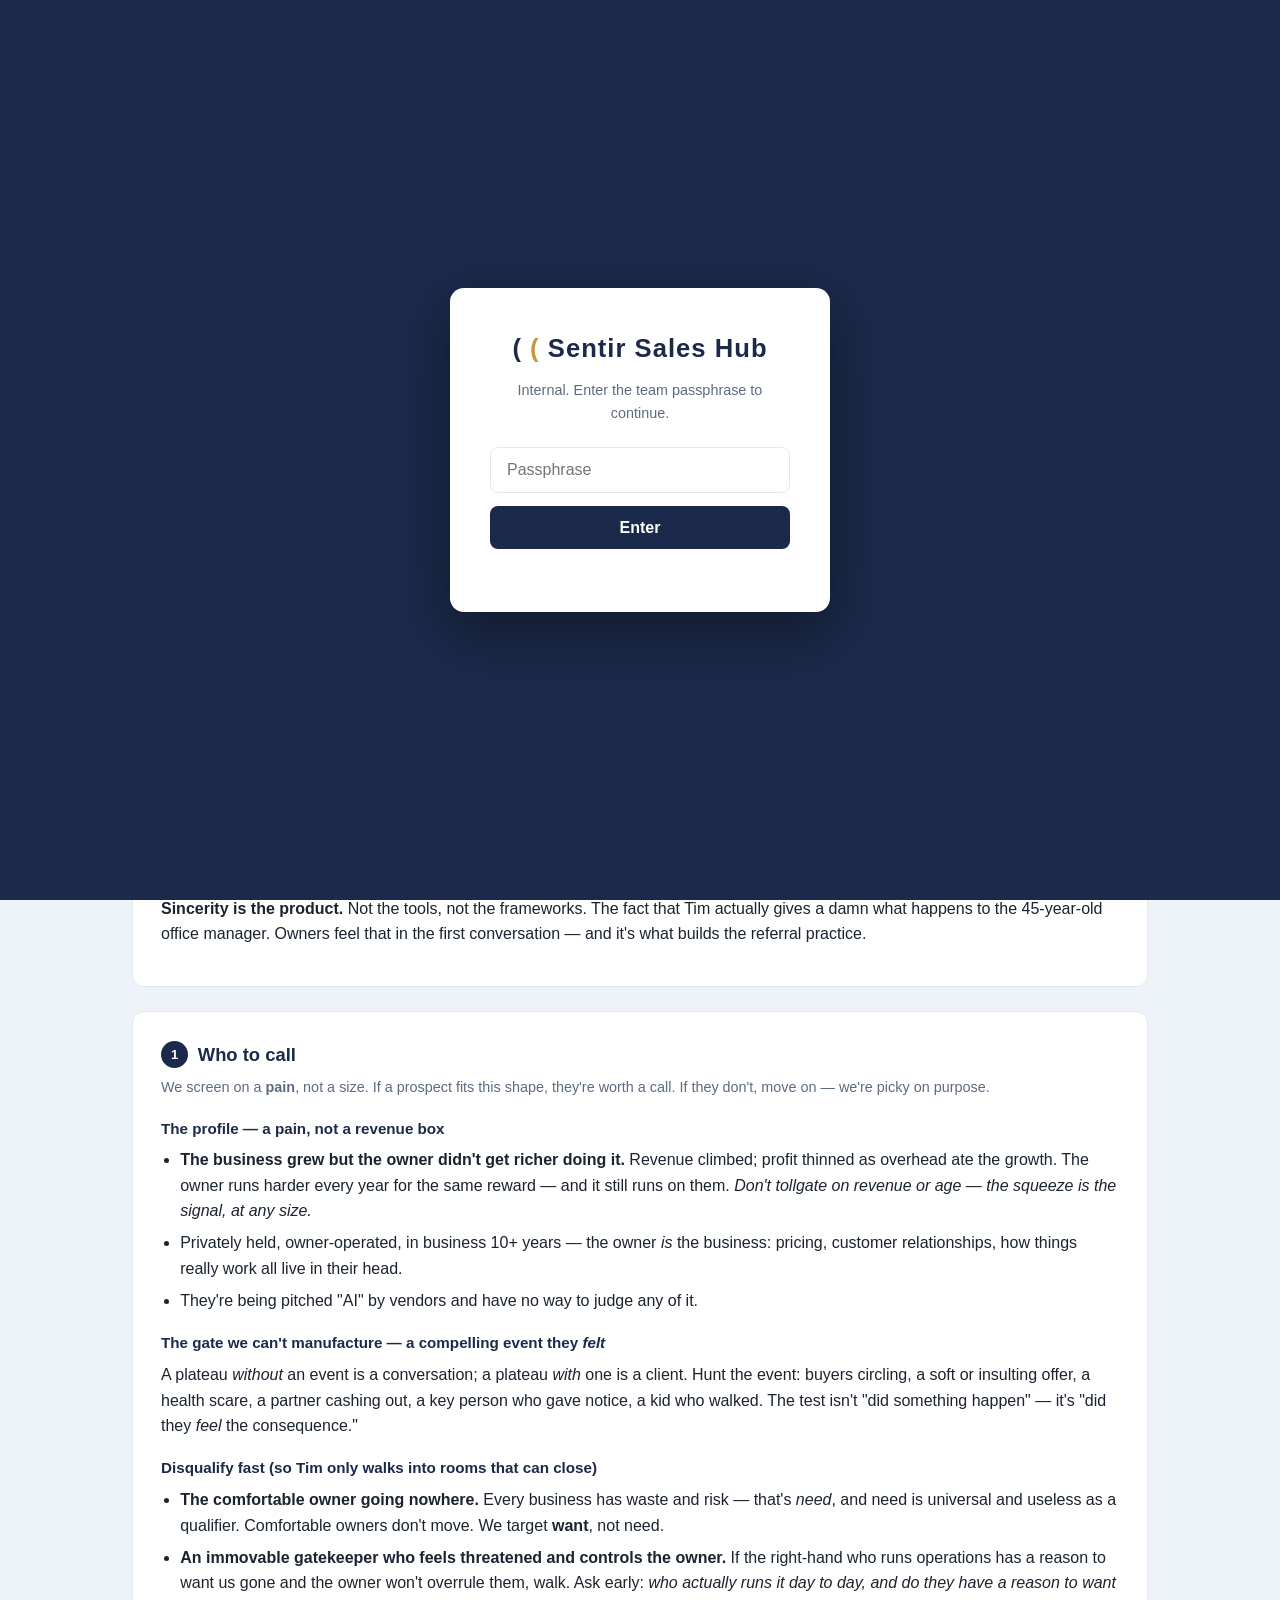
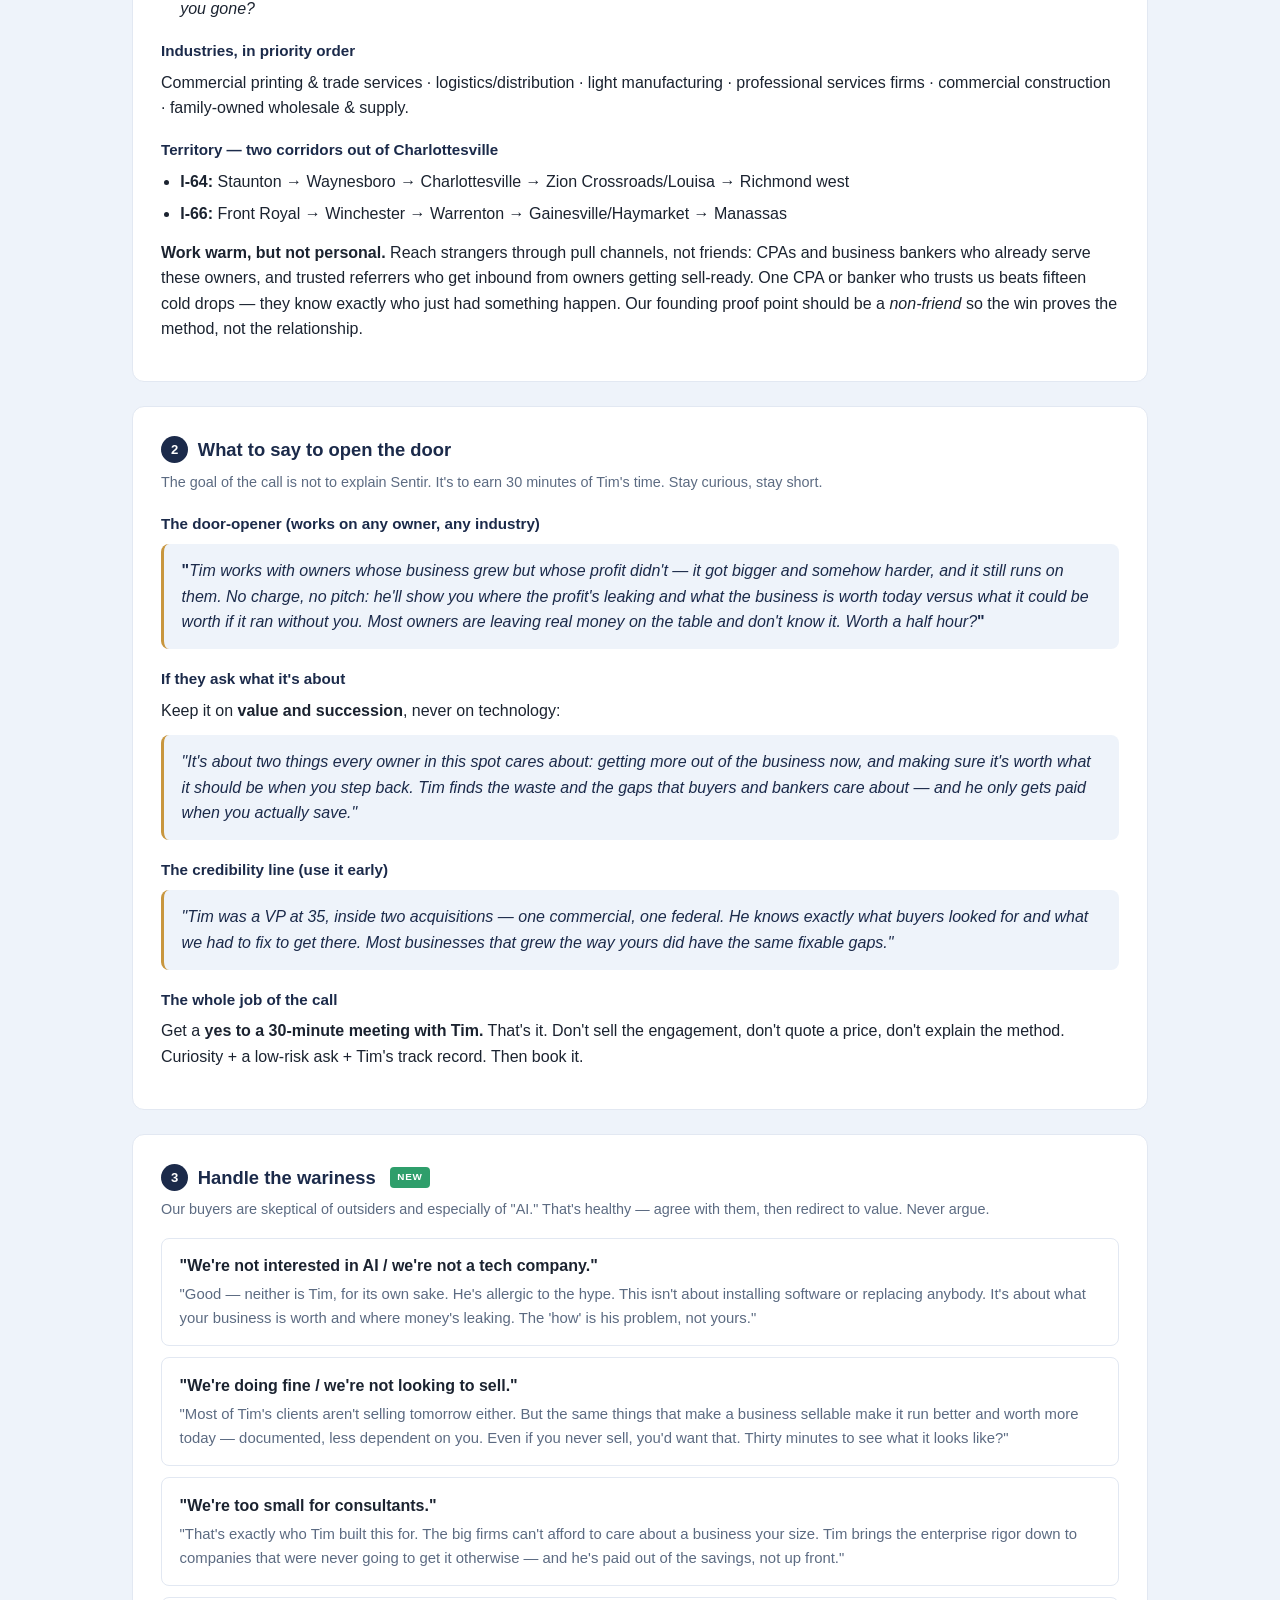
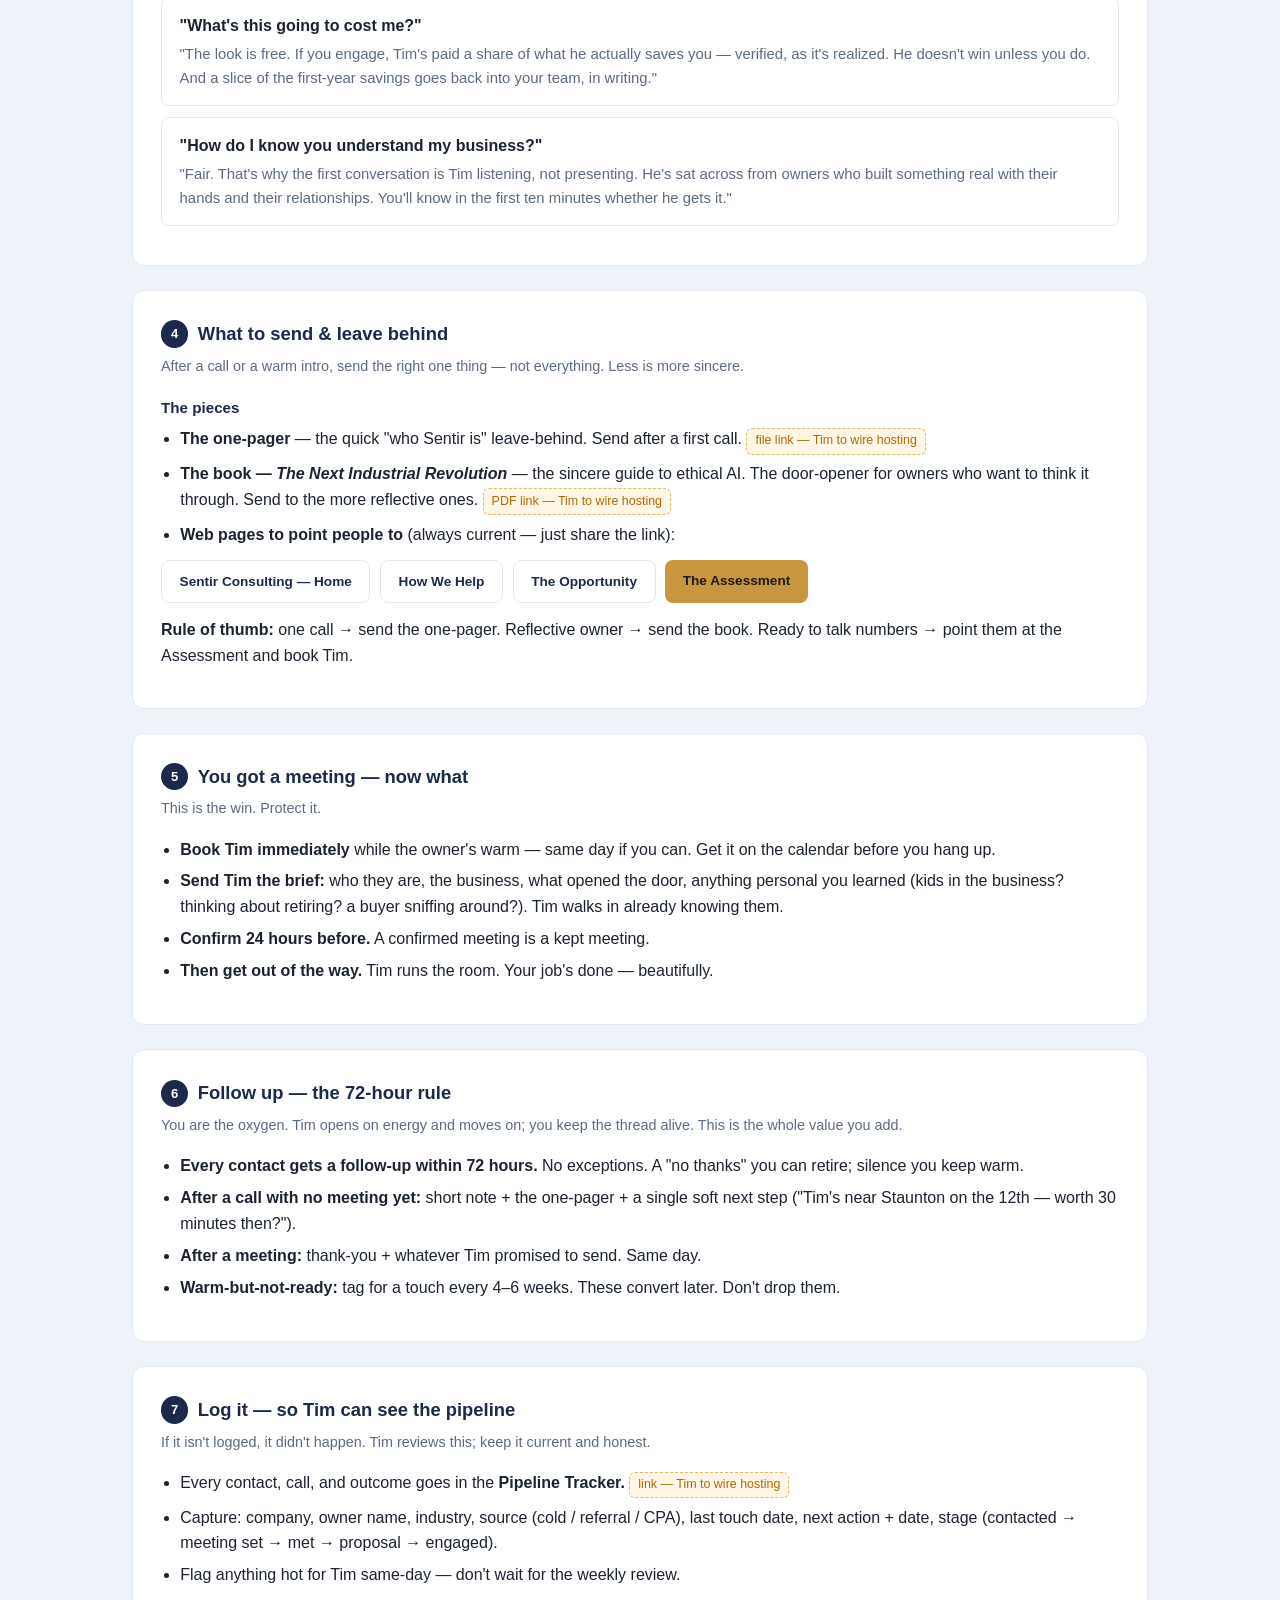
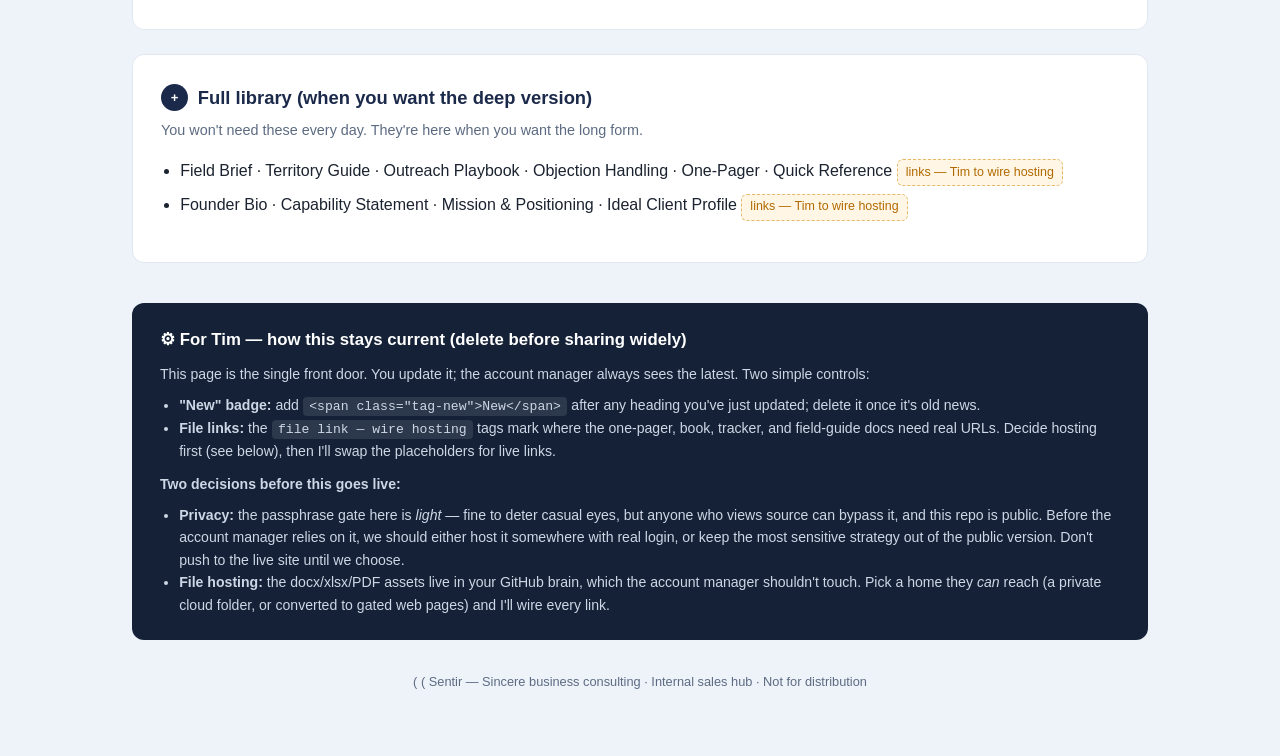
<file: sales-hub.html>
<!DOCTYPE html>
<html lang="en">
<head>
<meta charset="UTF-8" />
<meta name="viewport" content="width=device-width, initial-scale=1.0" />
<meta name="robots" content="noindex, nofollow" />
<title>Sentir Sales Hub — Internal</title>
<style>
  :root{
    --navy:#1B2A4A; --navy-2:#142136; --gold:#C8963E; --slate:#4A6080;
    --light:#EEF3FA; --ink:#1B2330; --muted:#5C6B82; --line:#E2E8F2;
    --new:#2E9E6B; --max:1080px;
  }
  *{box-sizing:border-box;margin:0;padding:0}
  body{font-family:-apple-system,BlinkMacSystemFont,'Segoe UI',Roboto,Helvetica,Arial,sans-serif;color:var(--ink);background:var(--light);line-height:1.6}
  a{color:var(--slate)}
  /* ---- gate ---- */
  #gate{position:fixed;inset:0;background:var(--navy);display:flex;align-items:center;justify-content:center;z-index:999}
  #gate .box{background:#fff;border-radius:14px;padding:2.5rem;max-width:380px;width:90%;text-align:center;box-shadow:0 20px 60px rgba(0,0,0,.4)}
  #gate .mark{font-size:1.6rem;font-weight:800;color:var(--navy);letter-spacing:.04em}
  #gate .mark b{color:var(--gold)}
  #gate p{color:var(--muted);font-size:.9rem;margin:.6rem 0 1.4rem}
  #gate input{width:100%;padding:.8rem 1rem;border:1px solid var(--line);border-radius:8px;font-size:1rem;margin-bottom:.8rem}
  #gate button{width:100%;padding:.8rem;background:var(--navy);color:#fff;border:0;border-radius:8px;font-weight:600;font-size:1rem;cursor:pointer}
  #gate .err{color:#C0392B;font-size:.82rem;height:1rem;margin-top:.4rem}
  /* ---- header ---- */
  header{background:var(--navy);color:#fff;padding:1.4rem 2rem}
  header .inner{max-width:var(--max);margin:0 auto;display:flex;align-items:center;justify-content:space-between;flex-wrap:wrap;gap:.5rem}
  .logo{font-size:1.3rem;font-weight:800;letter-spacing:.04em}
  .logo b{color:var(--gold)}
  .logo span{font-weight:400;opacity:.7;font-size:.95rem}
  .hpill{font-size:.72rem;text-transform:uppercase;letter-spacing:.12em;color:var(--gold);border:1px solid rgba(200,150,62,.45);padding:.3rem .7rem;border-radius:20px}
  /* ---- layout ---- */
  .wrap{max-width:var(--max);margin:0 auto;padding:2rem}
  .lead{background:#fff;border-left:4px solid var(--gold);border-radius:0 10px 10px 0;padding:1.5rem 1.75rem;margin-bottom:2rem}
  .lead h1{font-size:1.4rem;color:var(--navy);margin-bottom:.5rem}
  .lead p{color:var(--muted)}
  .lead .one-rule{margin-top:1rem;font-weight:600;color:var(--ink)}
  .lead .one-rule b{color:var(--gold)}
  /* nav chips */
  .nav{display:flex;flex-wrap:wrap;gap:.5rem;margin-bottom:2rem;position:sticky;top:0;background:var(--light);padding:.75rem 0;z-index:50}
  .nav a{font-size:.85rem;text-decoration:none;color:var(--navy);background:#fff;border:1px solid var(--line);padding:.45rem .9rem;border-radius:20px;transition:.15s}
  .nav a:hover{background:var(--navy);color:#fff}
  /* cards */
  .card{background:#fff;border:1px solid var(--line);border-radius:12px;padding:1.75rem;margin-bottom:1.5rem;scroll-margin-top:4.5rem}
  .card h2{font-size:1.15rem;color:var(--navy);display:flex;align-items:center;gap:.6rem;margin-bottom:.4rem}
  .card h2 .num{background:var(--navy);color:#fff;width:1.7rem;height:1.7rem;border-radius:50%;display:inline-flex;align-items:center;justify-content:center;font-size:.82rem;flex-shrink:0}
  .card .sub{color:var(--muted);font-size:.9rem;margin-bottom:1rem}
  .card h3{font-size:.95rem;color:var(--navy);margin:1.1rem 0 .4rem}
  .card p{margin-bottom:.7rem}
  .card ul{margin:.3rem 0 .8rem 1.2rem}
  .card li{margin-bottom:.4rem}
  .say{background:var(--light);border-radius:8px;padding:.9rem 1.1rem;margin:.5rem 0;font-style:italic;color:var(--navy);border-left:3px solid var(--gold)}
  .say b{font-style:normal}
  .obj{border:1px solid var(--line);border-radius:8px;padding:.9rem 1.1rem;margin-bottom:.7rem}
  .obj .q{font-weight:600;color:var(--ink)}
  .obj .a{color:var(--muted);margin-top:.3rem;font-size:.93rem}
  .btnrow{display:flex;flex-wrap:wrap;gap:.6rem;margin-top:.6rem}
  .btn{display:inline-block;text-decoration:none;font-size:.85rem;font-weight:600;padding:.6rem 1.1rem;border-radius:8px;background:var(--navy);color:#fff}
  .btn.gold{background:var(--gold);color:#1B1B1B}
  .btn.ghost{background:#fff;color:var(--navy);border:1px solid var(--line)}
  .tag-new{background:var(--new);color:#fff;font-size:.62rem;font-weight:700;letter-spacing:.08em;text-transform:uppercase;padding:.15rem .45rem;border-radius:4px;vertical-align:middle;margin-left:.3rem}
  .pending{font-size:.78rem;color:#B26A00;background:#FFF6E6;border:1px dashed #E3B968;border-radius:6px;padding:.15rem .5rem;display:inline-block}
  /* maintainer */
  .maint{background:var(--navy-2);color:#cdd7e6;border-radius:12px;padding:1.5rem 1.75rem;margin-top:2.5rem;font-size:.88rem}
  .maint h2{color:#fff;font-size:1.05rem;margin-bottom:.6rem}
  .maint code{background:rgba(255,255,255,.1);padding:.12rem .4rem;border-radius:4px;font-size:.82rem}
  .maint ul{margin:.5rem 0 0 1.2rem}
  footer{text-align:center;color:var(--muted);font-size:.8rem;padding:2rem}
  @media(max-width:640px){.wrap{padding:1.25rem}.nav{position:static}}
</style>
</head>
<body>

<!-- ============ ACCESS GATE (light — see note to Tim) ============ -->
<div id="gate">
  <div class="box">
    <div class="mark">( <b>(</b> Sentir Sales Hub</div>
    <p>Internal. Enter the team passphrase to continue.</p>
    <input id="pw" type="password" placeholder="Passphrase" onkeydown="if(event.key==='Enter')tryGate()" />
    <button onclick="tryGate()">Enter</button>
    <div class="err" id="err"></div>
  </div>
</div>

<header>
  <div class="inner">
    <div class="logo">( <b>(</b> Sentir <span>· Sales Hub</span></div>
    <div class="hpill">Internal · Account Manager</div>
  </div>
</header>

<div class="wrap">

  <div class="lead">
    <h1>Your one job: get Tim in the room.</h1>
    <p>Tim closes. He always has. The hard part — the only part that's yours — is opening the door. Everything on this page is built for that, in the order you'll use it. You don't need to read it all. Find what you're doing right now and go.</p>
    <p class="one-rule">The one rule: <b>lead with the money, not the method.</b> These owners are tired of being pitched "AI." We never lead with it. We lead with what their business is worth, what's walking out the door when they retire, and the waste we can give back. AI is just how we find it — it's never the opening line.</p>
  </div>

  <div class="nav">
    <a href="#why">Why we win</a>
    <a href="#who">Who to call</a>
    <a href="#say">What to say</a>
    <a href="#wary">Handle the wariness</a>
    <a href="#send">What to send</a>
    <a href="#meeting">Got a meeting</a>
    <a href="#follow">Follow up</a>
    <a href="#log">Log it</a>
    <a href="#library">Full library</a>
  </div>

  <!-- WHY WE WIN -->
  <div class="card" id="why">
    <h2><span class="num">★</span> Why we win <span class="tag-new">New</span></h2>
    <div class="sub">The 30-second version of our moat. Internalize this — it's the spine of every call.</div>
    <ul>
      <li><b>We've actually been in the room.</b> Tim was a VP at 35 and inside two acquisitions — commercial and federal. We know exactly what a buyer looks for and what kills a valuation. Almost nobody serving local businesses can say that.</li>
      <li><b>We're honest about AI.</b> Tim just came from the biggest enterprise AI conference in the country. We know the difference between a demo and a result. We're not selling AI tools — we're the people who cut through the hype.</li>
      <li><b>We only get paid when they save.</b> Our model is gain-share — a share of <i>verified</i> first-year savings, paid as they're realized. We don't win unless they win. That disarms the "what's this going to cost me" fear instantly.</li>
      <li><b>A piece of the savings goes back to their people — in writing.</b> The workforce reinvestment covenant is in every engagement. We're not here to cut their team; we're here to protect and upskill the people who built the business.</li>
      <li><b>We make the business worth more <i>and</i> less dependent on the owner.</b> A business that lives in the owner's head sells at 2–3x earnings. Documented, systematized, owner-independent, it sells at 4–5x. On a typical client that's $400K–$600K of real family wealth we help create.</li>
    </ul>
    <p style="margin-top:.5rem"><b>Sincerity is the product.</b> Not the tools, not the frameworks. The fact that Tim actually gives a damn what happens to the 45-year-old office manager. Owners feel that in the first conversation — and it's what builds the referral practice.</p>
  </div>

  <!-- WHO TO CALL -->
  <div class="card" id="who">
    <h2><span class="num">1</span> Who to call</h2>
    <div class="sub">We screen on a <b>pain</b>, not a size. If a prospect fits this shape, they're worth a call. If they don't, move on — we're picky on purpose.</div>
    <h3>The profile — a pain, not a revenue box</h3>
    <ul>
      <li><b>The business grew but the owner didn't get richer doing it.</b> Revenue climbed; profit thinned as overhead ate the growth. The owner runs harder every year for the same reward — and it still runs on them. <i>Don't tollgate on revenue or age — the squeeze is the signal, at any size.</i></li>
      <li>Privately held, owner-operated, in business 10+ years — the owner <i>is</i> the business: pricing, customer relationships, how things really work all live in their head.</li>
      <li>They're being pitched "AI" by vendors and have no way to judge any of it.</li>
    </ul>
    <h3>The gate we can't manufacture — a compelling event they <i>felt</i></h3>
    <p>A plateau <i>without</i> an event is a conversation; a plateau <i>with</i> one is a client. Hunt the event: buyers circling, a soft or insulting offer, a health scare, a partner cashing out, a key person who gave notice, a kid who walked. The test isn't "did something happen" — it's "did they <i>feel</i> the consequence."</p>
    <h3>Disqualify fast (so Tim only walks into rooms that can close)</h3>
    <ul>
      <li><b>The comfortable owner going nowhere.</b> Every business has waste and risk — that's <i>need</i>, and need is universal and useless as a qualifier. Comfortable owners don't move. We target <b>want</b>, not need.</li>
      <li><b>An immovable gatekeeper who feels threatened and controls the owner.</b> If the right-hand who runs operations has a reason to want us gone and the owner won't overrule them, walk. Ask early: <i>who actually runs it day to day, and do they have a reason to want you gone?</i></li>
    </ul>
    <h3>Industries, in priority order</h3>
    <p>Commercial printing &amp; trade services · logistics/distribution · light manufacturing · professional services firms · commercial construction · family-owned wholesale &amp; supply.</p>
    <h3>Territory — two corridors out of Charlottesville</h3>
    <ul>
      <li><b>I-64:</b> Staunton → Waynesboro → Charlottesville → Zion Crossroads/Louisa → Richmond west</li>
      <li><b>I-66:</b> Front Royal → Winchester → Warrenton → Gainesville/Haymarket → Manassas</li>
    </ul>
    <p style="margin-top:.4rem"><b>Work warm, but not personal.</b> Reach strangers through pull channels, not friends: CPAs and business bankers who already serve these owners, and trusted referrers who get inbound from owners getting sell-ready. One CPA or banker who trusts us beats fifteen cold drops — they know exactly who just had something happen. Our founding proof point should be a <i>non-friend</i> so the win proves the method, not the relationship.</p>
  </div>

  <!-- WHAT TO SAY -->
  <div class="card" id="say">
    <h2><span class="num">2</span> What to say to open the door</h2>
    <div class="sub">The goal of the call is not to explain Sentir. It's to earn 30 minutes of Tim's time. Stay curious, stay short.</div>
    <h3>The door-opener (works on any owner, any industry)</h3>
    <div class="say"><b>"</b>Tim works with owners whose business grew but whose profit didn't — it got bigger and somehow harder, and it still runs on them. No charge, no pitch: he'll show you where the profit's leaking and what the business is worth today versus what it could be worth if it ran without you. Most owners are leaving real money on the table and don't know it. Worth a half hour?<b>"</b></div>
    <h3>If they ask what it's about</h3>
    <p>Keep it on <b>value and succession</b>, never on technology:</p>
    <div class="say">"It's about two things every owner in this spot cares about: getting more out of the business now, and making sure it's worth what it should be when you step back. Tim finds the waste and the gaps that buyers and bankers care about — and he only gets paid when you actually save."</div>
    <h3>The credibility line (use it early)</h3>
    <div class="say">"Tim was a VP at 35, inside two acquisitions — one commercial, one federal. He knows exactly what buyers looked for and what we had to fix to get there. Most businesses that grew the way yours did have the same fixable gaps."</div>
    <h3>The whole job of the call</h3>
    <p>Get a <b>yes to a 30-minute meeting with Tim.</b> That's it. Don't sell the engagement, don't quote a price, don't explain the method. Curiosity + a low-risk ask + Tim's track record. Then book it.</p>
  </div>

  <!-- WARINESS -->
  <div class="card" id="wary">
    <h2><span class="num">3</span> Handle the wariness <span class="tag-new">New</span></h2>
    <div class="sub">Our buyers are skeptical of outsiders and especially of "AI." That's healthy — agree with them, then redirect to value. Never argue.</div>

    <div class="obj"><div class="q">"We're not interested in AI / we're not a tech company."</div>
      <div class="a">"Good — neither is Tim, for its own sake. He's allergic to the hype. This isn't about installing software or replacing anybody. It's about what your business is worth and where money's leaking. The 'how' is his problem, not yours."</div></div>

    <div class="obj"><div class="q">"We're doing fine / we're not looking to sell."</div>
      <div class="a">"Most of Tim's clients aren't selling tomorrow either. But the same things that make a business sellable make it run better and worth more today — documented, less dependent on you. Even if you never sell, you'd want that. Thirty minutes to see what it looks like?"</div></div>

    <div class="obj"><div class="q">"We're too small for consultants."</div>
      <div class="a">"That's exactly who Tim built this for. The big firms can't afford to care about a business your size. Tim brings the enterprise rigor down to companies that were never going to get it otherwise — and he's paid out of the savings, not up front."</div></div>

    <div class="obj"><div class="q">"What's this going to cost me?"</div>
      <div class="a">"The look is free. If you engage, Tim's paid a share of what he actually saves you — verified, as it's realized. He doesn't win unless you do. And a slice of the first-year savings goes back into your team, in writing."</div></div>

    <div class="obj"><div class="q">"How do I know you understand my business?"</div>
      <div class="a">"Fair. That's why the first conversation is Tim listening, not presenting. He's sat across from owners who built something real with their hands and their relationships. You'll know in the first ten minutes whether he gets it."</div></div>
  </div>

  <!-- WHAT TO SEND -->
  <div class="card" id="send">
    <h2><span class="num">4</span> What to send &amp; leave behind</h2>
    <div class="sub">After a call or a warm intro, send the right one thing — not everything. Less is more sincere.</div>
    <h3>The pieces</h3>
    <ul>
      <li><b>The one-pager</b> — the quick "who Sentir is" leave-behind. Send after a first call. <span class="pending">file link — Tim to wire hosting</span></li>
      <li><b>The book — <i>The Next Industrial Revolution</i></b> — the sincere guide to ethical AI. The door-opener for owners who want to think it through. Send to the more reflective ones. <span class="pending">PDF link — Tim to wire hosting</span></li>
      <li><b>Web pages to point people to</b> (always current — just share the link):</li>
    </ul>
    <div class="btnrow">
      <a class="btn ghost" href="index.html" target="_blank">Sentir Consulting — Home</a>
      <a class="btn ghost" href="how-we-help.html" target="_blank">How We Help</a>
      <a class="btn ghost" href="opportunity.html" target="_blank">The Opportunity</a>
      <a class="btn gold" href="assessment.html" target="_blank">The Assessment</a>
    </div>
    <p style="margin-top:.9rem"><b>Rule of thumb:</b> one call → send the one-pager. Reflective owner → send the book. Ready to talk numbers → point them at the Assessment and book Tim.</p>
  </div>

  <!-- GOT A MEETING -->
  <div class="card" id="meeting">
    <h2><span class="num">5</span> You got a meeting — now what</h2>
    <div class="sub">This is the win. Protect it.</div>
    <ul>
      <li><b>Book Tim immediately</b> while the owner's warm — same day if you can. Get it on the calendar before you hang up.</li>
      <li><b>Send Tim the brief:</b> who they are, the business, what opened the door, anything personal you learned (kids in the business? thinking about retiring? a buyer sniffing around?). Tim walks in already knowing them.</li>
      <li><b>Confirm 24 hours before.</b> A confirmed meeting is a kept meeting.</li>
      <li><b>Then get out of the way.</b> Tim runs the room. Your job's done — beautifully.</li>
    </ul>
  </div>

  <!-- FOLLOW UP -->
  <div class="card" id="follow">
    <h2><span class="num">6</span> Follow up — the 72-hour rule</h2>
    <div class="sub">You are the oxygen. Tim opens on energy and moves on; you keep the thread alive. This is the whole value you add.</div>
    <ul>
      <li><b>Every contact gets a follow-up within 72 hours.</b> No exceptions. A "no thanks" you can retire; silence you keep warm.</li>
      <li><b>After a call with no meeting yet:</b> short note + the one-pager + a single soft next step ("Tim's near Staunton on the 12th — worth 30 minutes then?").</li>
      <li><b>After a meeting:</b> thank-you + whatever Tim promised to send. Same day.</li>
      <li><b>Warm-but-not-ready:</b> tag for a touch every 4–6 weeks. These convert later. Don't drop them.</li>
    </ul>
  </div>

  <!-- LOG IT -->
  <div class="card" id="log">
    <h2><span class="num">7</span> Log it — so Tim can see the pipeline</h2>
    <div class="sub">If it isn't logged, it didn't happen. Tim reviews this; keep it current and honest.</div>
    <ul>
      <li>Every contact, call, and outcome goes in the <b>Pipeline Tracker.</b> <span class="pending">link — Tim to wire hosting</span></li>
      <li>Capture: company, owner name, industry, source (cold / referral / CPA), last touch date, next action + date, stage (contacted → meeting set → met → proposal → engaged).</li>
      <li>Flag anything hot for Tim same-day — don't wait for the weekly review.</li>
    </ul>
  </div>

  <!-- LIBRARY -->
  <div class="card" id="library">
    <h2><span class="num">+</span> Full library (when you want the deep version)</h2>
    <div class="sub">You won't need these every day. They're here when you want the long form.</div>
    <ul>
      <li>Field Brief · Territory Guide · Outreach Playbook · Objection Handling · One-Pager · Quick Reference <span class="pending">links — Tim to wire hosting</span></li>
      <li>Founder Bio · Capability Statement · Mission &amp; Positioning · Ideal Client Profile <span class="pending">links — Tim to wire hosting</span></li>
    </ul>
  </div>

  <!-- MAINTAINER NOTE (Tim only) -->
  <div class="maint">
    <h2>⚙ For Tim — how this stays current (delete before sharing widely)</h2>
    <p>This page is the single front door. You update it; the account manager always sees the latest. Two simple controls:</p>
    <ul>
      <li><b>"New" badge:</b> add <code>&lt;span class="tag-new"&gt;New&lt;/span&gt;</code> after any heading you've just updated; delete it once it's old news.</li>
      <li><b>File links:</b> the <code>file link — wire hosting</code> tags mark where the one-pager, book, tracker, and field-guide docs need real URLs. Decide hosting first (see below), then I'll swap the placeholders for live links.</li>
    </ul>
    <p style="margin-top:.7rem"><b>Two decisions before this goes live:</b></p>
    <ul>
      <li><b>Privacy:</b> the passphrase gate here is <i>light</i> — fine to deter casual eyes, but anyone who views source can bypass it, and this repo is public. Before the account manager relies on it, we should either host it somewhere with real login, or keep the most sensitive strategy out of the public version. Don't push to the live site until we choose.</li>
      <li><b>File hosting:</b> the docx/xlsx/PDF assets live in your GitHub brain, which the account manager shouldn't touch. Pick a home they <i>can</i> reach (a private cloud folder, or converted to gated web pages) and I'll wire every link.</li>
    </ul>
  </div>

  <footer>( ( Sentir — Sincere business consulting · Internal sales hub · Not for distribution</footer>
</div>

<script>
  // Light gate. NOT real security — see note to Tim. Passphrase is set client-side.
  var PASS = "sentir2026"; // Tim: change this; it's a deterrent, not a lock.
  function tryGate(){
    var v=document.getElementById('pw').value.trim();
    if(v===PASS){ document.getElementById('gate').style.display='none'; }
    else{ document.getElementById('err').textContent='Not quite — check with Tim.'; }
  }
</script>
</body>
</html>
</file>
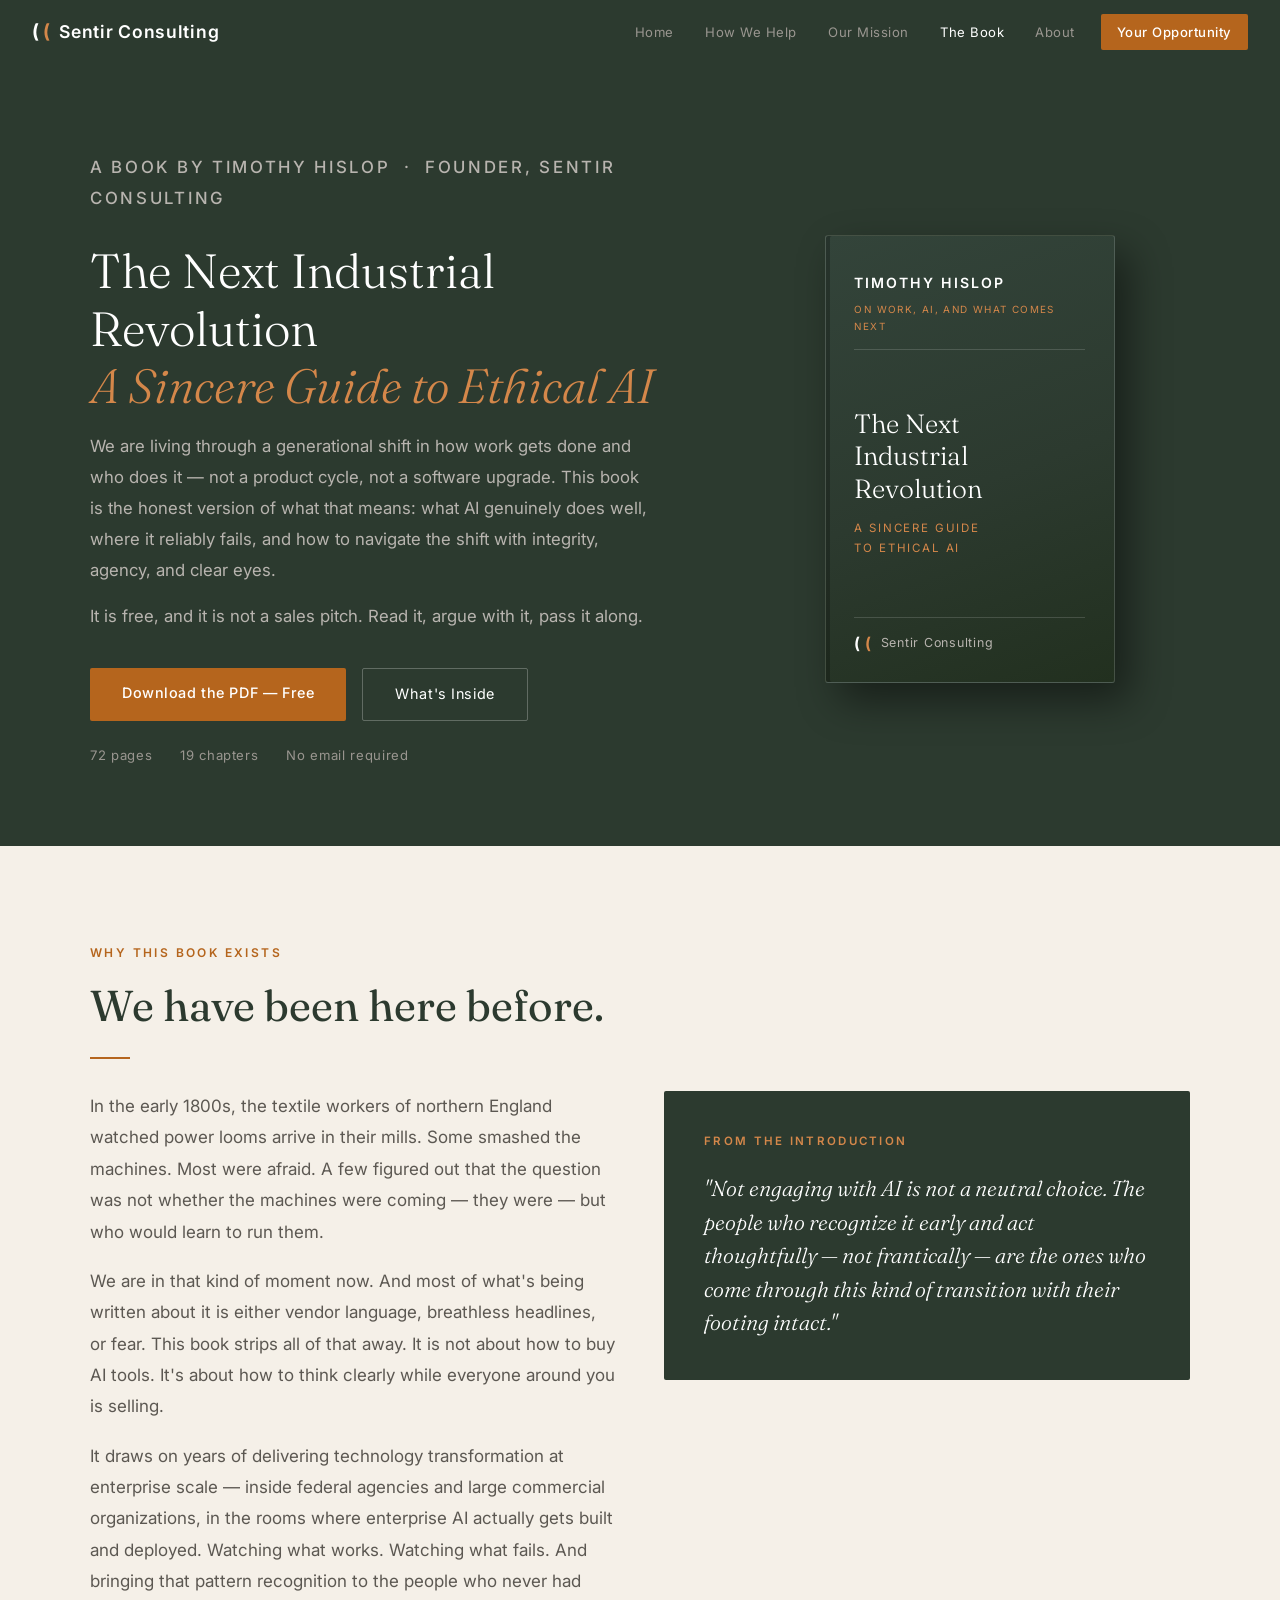
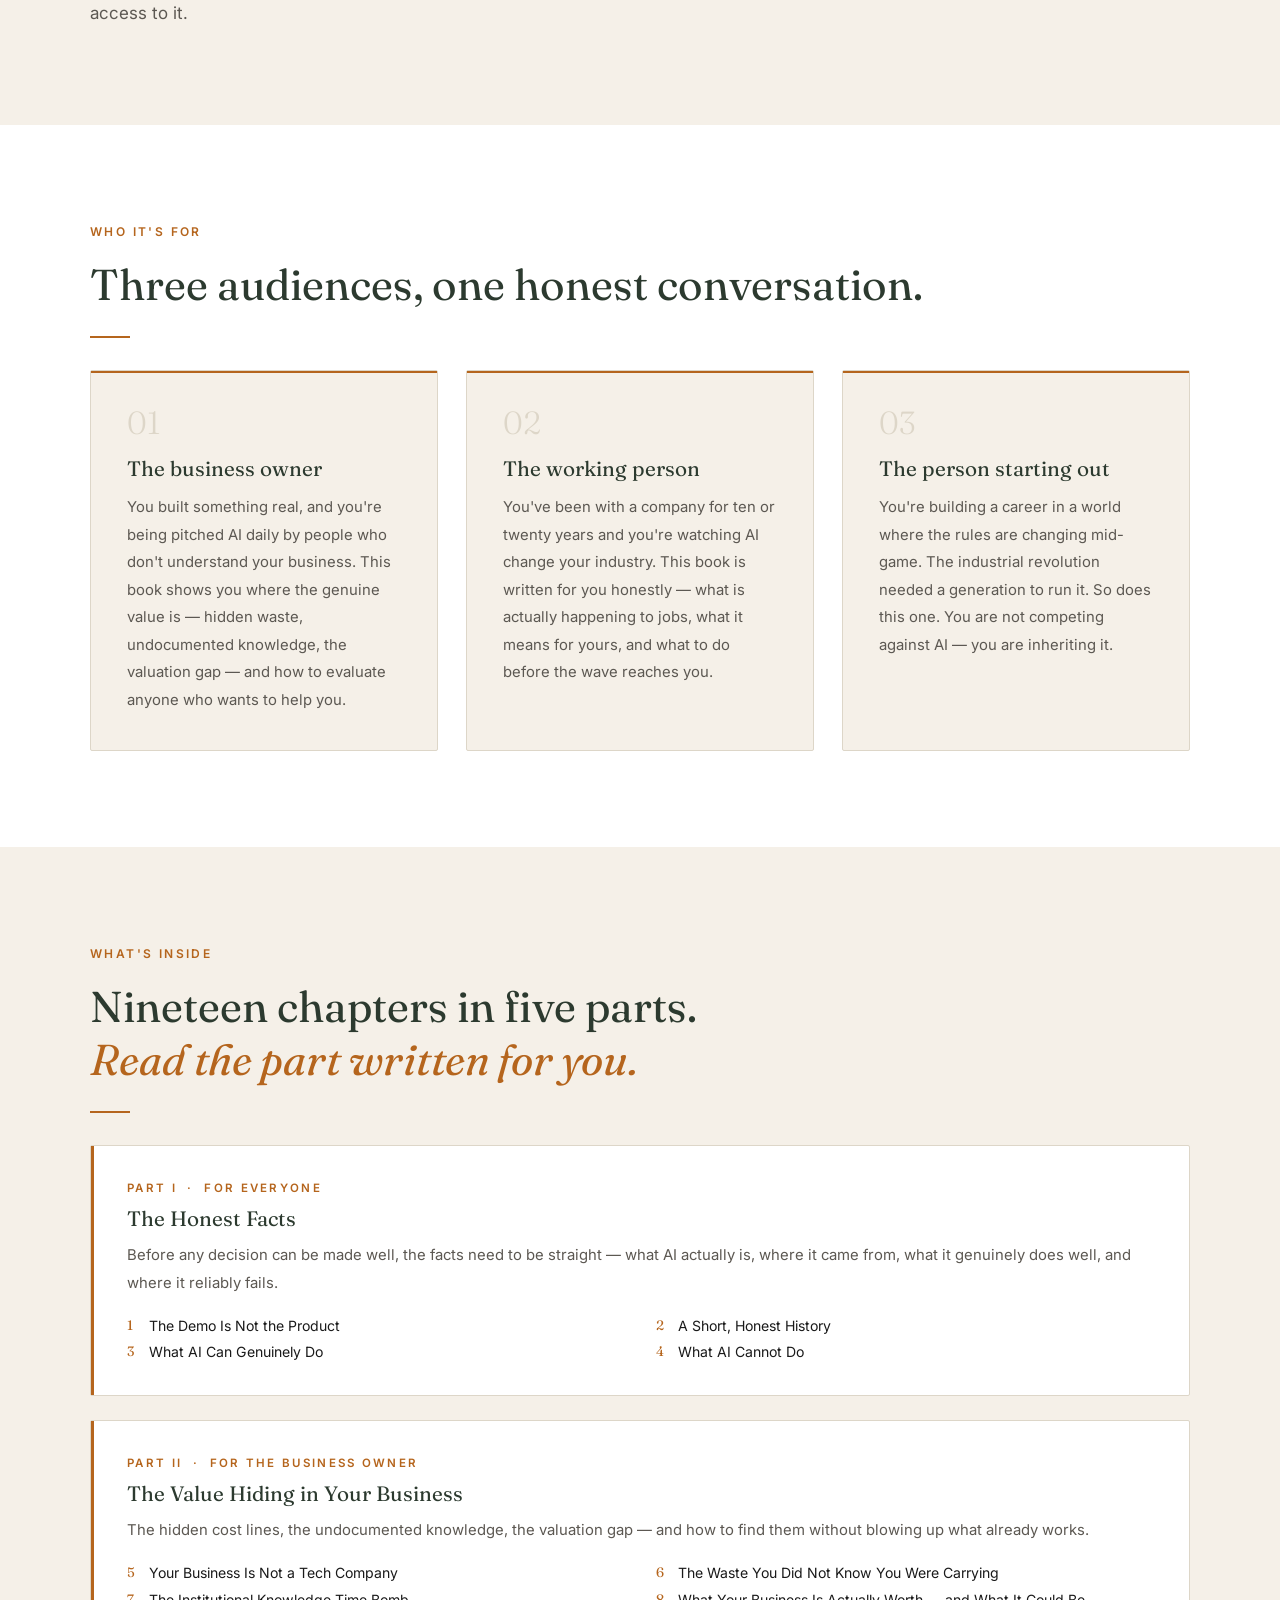
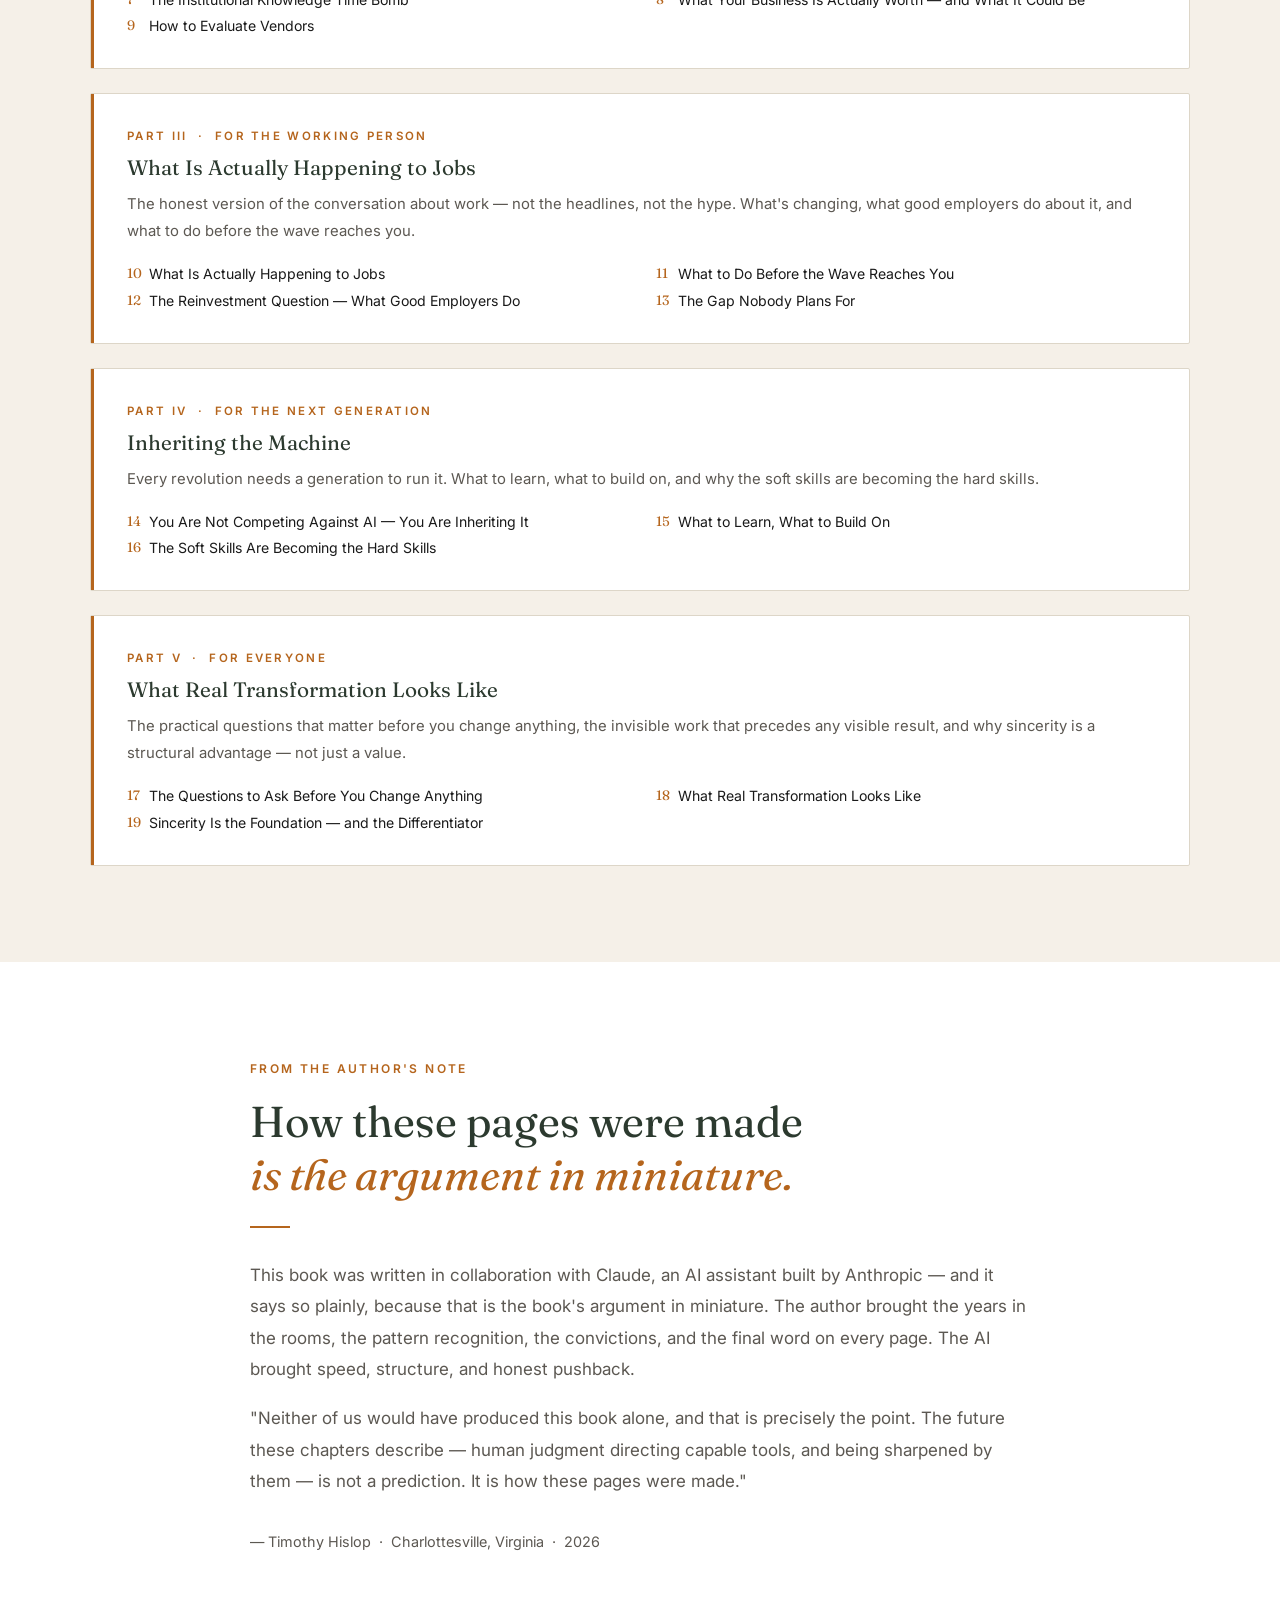
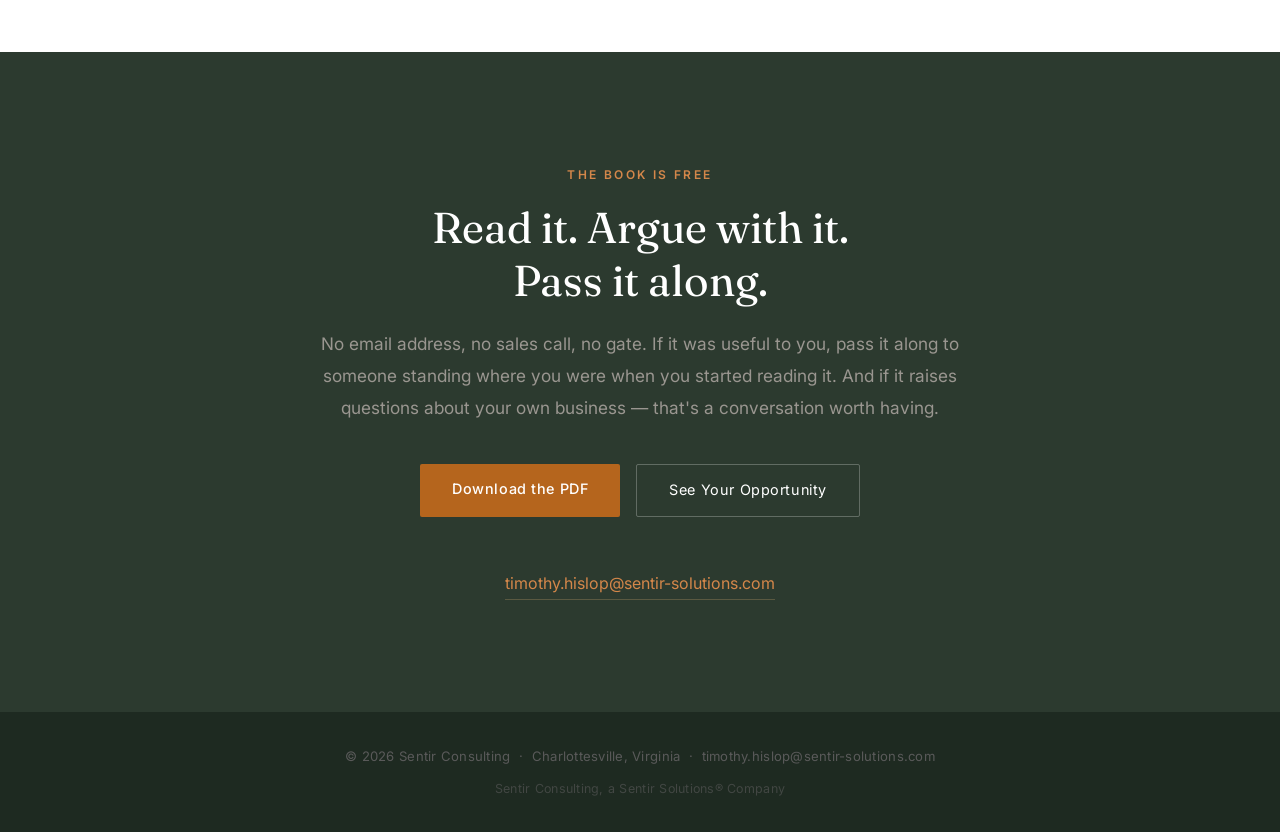
<file: the-book.html>
<!DOCTYPE html>
<html lang="en">
<head>
  <meta charset="UTF-8" />
  <meta name="viewport" content="width=device-width, initial-scale=1.0" />
  <title>The Next Industrial Revolution — A Sincere Guide to Ethical AI | Sentir Consulting</title>
  <meta name="description" content="The Next Industrial Revolution: A Sincere Guide to Ethical AI, by Timothy Hislop. A free 72-page guide for business owners, working people, and the next generation — what AI genuinely does, what it cannot do, and how to navigate the shift with integrity. Download the PDF." />
  <link rel="preconnect" href="https://fonts.googleapis.com" />
  <link rel="preconnect" href="https://fonts.gstatic.com" crossorigin />
  <link href="https://fonts.googleapis.com/css2?family=Fraunces:ital,opsz,wght@0,9..144,300;0,9..144,400;0,9..144,600;1,9..144,300&family=Inter:wght@300;400;500;600&display=swap" rel="stylesheet" />
  <link rel="stylesheet" href="css/styles.css" />
  <style>
    /* ── Book page only ── */
    .book-hero-grid {
      max-width: var(--max);
      margin: 0 auto;
      display: grid;
      grid-template-columns: 1.35fr 1fr;
      gap: 4rem;
      align-items: center;
    }
    .book-cover {
      width: 290px;
      aspect-ratio: 5.5 / 8.5;
      margin: 0 auto;
      background: linear-gradient(160deg, #33443A 0%, var(--dark) 55%, #22301F 100%);
      border: 1px solid rgba(255,255,255,0.14);
      border-radius: 3px;
      box-shadow: 14px 18px 40px rgba(0,0,0,0.45), inset 4px 0 0 rgba(0,0,0,0.25);
      display: flex;
      flex-direction: column;
      justify-content: space-between;
      padding: 2.2rem 1.8rem 1.8rem;
      text-align: left;
    }
    .book-cover .cover-top .cover-author-name {
      font-size: 0.88rem;
      font-weight: 600;
      letter-spacing: 0.14em;
      text-transform: uppercase;
      color: #FFFFFF;
    }
    .book-cover .cover-top .cover-tagline {
      font-size: 0.62rem;
      letter-spacing: 0.14em;
      text-transform: uppercase;
      color: var(--accent-lt);
      margin-top: 0.35rem;
    }
    .book-cover .cover-top {
      border-bottom: 1px solid rgba(255,255,255,0.15);
      padding-bottom: 0.9rem;
    }
    .book-cover .cover-title {
      font-family: 'Fraunces', serif;
      font-weight: 300;
      font-size: 1.65rem;
      line-height: 1.22;
      color: #FFFFFF;
    }
    .book-cover .cover-sub {
      font-size: 0.72rem;
      letter-spacing: 0.16em;
      text-transform: uppercase;
      color: var(--accent-lt);
      margin-top: 0.9rem;
    }
    .book-cover .cover-publisher {
      font-size: 0.78rem;
      color: #B8B4AF;
      letter-spacing: 0.06em;
      border-top: 1px solid rgba(255,255,255,0.15);
      padding-top: 0.9rem;
      display: flex;
      align-items: center;
      gap: 0.4rem;
    }
    .book-cover .cover-publisher .p1 { color: #FFFFFF; font-weight: 700; font-size: 1rem; letter-spacing: -0.1em; line-height: 1; }
    .book-cover .cover-publisher .p2 { color: var(--accent-lt); font-weight: 700; font-size: 1rem; line-height: 1; margin-right: 0.15rem; }
    .book-meta {
      display: flex;
      gap: 1.75rem;
      flex-wrap: wrap;
      margin-top: 1.4rem;
      font-size: 0.82rem;
      color: #9A9690;
      letter-spacing: 0.05em;
    }
    .part-block {
      background: var(--bg-alt);
      border: 1px solid var(--border);
      border-radius: 2px;
      padding: 2rem 2.25rem;
      position: relative;
    }
    .part-block::before {
      content: '';
      position: absolute;
      top: 0; left: 0; bottom: 0;
      width: 3px;
      background: var(--accent);
    }
    .part-label {
      font-size: 0.72rem;
      font-weight: 600;
      letter-spacing: 0.2em;
      text-transform: uppercase;
      color: var(--accent);
      margin-bottom: 0.4rem;
    }
    .part-block h3 { margin-bottom: 0.6rem; }
    .part-block .part-desc {
      font-size: 0.93rem;
      color: var(--muted);
      margin-bottom: 1.1rem;
    }
    .chapter-list {
      list-style: none;
      display: grid;
      grid-template-columns: 1fr 1fr;
      gap: 0.35rem 2rem;
    }
    .chapter-list li {
      font-size: 0.88rem;
      color: var(--text);
      line-height: 1.5;
      padding-left: 1.4rem;
      position: relative;
    }
    .chapter-list li .ch-no {
      position: absolute;
      left: 0;
      font-family: 'Fraunces', serif;
      color: var(--accent);
      font-size: 0.85rem;
    }
    @media (max-width: 900px) {
      .book-hero-grid { grid-template-columns: 1fr; gap: 3rem; text-align: center; }
      .book-hero-grid .hero-actions { justify-content: center; }
      .book-meta { justify-content: center; }
      .chapter-list { grid-template-columns: 1fr; }
    }
  </style>
</head>
<body>

  <nav>
    <a class="nav-logo" href="index.html"><span class="mark-pipe1">(</span><span class="mark-pipe2">(</span> Sentir Consulting</a>
    <div class="nav-links">
      <a href="index.html" class="nav-link">Home</a>
      <a href="how-we-help.html" class="nav-link">How We Help</a>
      <a href="mission.html" class="nav-link">Our Mission</a>
      <a href="the-book.html" class="nav-link active">The Book</a>
      <a href="about.html" class="nav-link">About</a>
      <a href="opportunity.html" class="nav-link cta">Your Opportunity</a>
    </div>
    <button class="nav-hamburger" id="navHamburger" aria-label="Open menu" aria-expanded="false">
      <span></span><span></span><span></span>
    </button>
  </nav>
  <div class="mobile-menu" id="mobileMenu">
    <a href="index.html" class="mob-link">Home</a>
    <a href="how-we-help.html" class="mob-link">How We Help</a>
    <a href="mission.html" class="mob-link">Our Mission</a>
    <a href="the-book.html" class="mob-link active">The Book</a>
    <a href="about.html" class="mob-link">About</a>
    <a href="opportunity.html" class="mob-link cta">Your Opportunity</a>
  </div>

  <!-- HERO -->
  <section class="page-hero" style="padding: 5.5rem 2rem 5rem;">
    <div class="book-hero-grid">
      <div>
        <p class="hero-eyebrow">A Book by Timothy Hislop &nbsp;·&nbsp; Founder, Sentir Consulting</p>
        <h1>The Next Industrial Revolution<br /><em>A Sincere Guide to Ethical AI</em></h1>
        <p style="margin-bottom: 0.9rem;">
          We are living through a generational shift in how work gets done and who does it —
          not a product cycle, not a software upgrade. This book is the honest version of what
          that means: what AI genuinely does well, where it reliably fails, and how to navigate
          the shift with integrity, agency, and clear eyes.
        </p>
        <p style="margin-bottom: 2.25rem;">
          It is free, and it is not a sales pitch. Read it, argue with it, pass it along.
        </p>
        <div class="hero-actions" style="justify-content: flex-start;">
          <a href="downloads/The_Next_Industrial_Revolution.pdf" class="btn-primary" download="The Next Industrial Revolution - Timothy Hislop.pdf">Download the PDF — Free</a>
          <a href="#whats-inside" class="btn-ghost">What's Inside</a>
        </div>
        <div class="book-meta">
          <span>72 pages</span>
          <span>19 chapters</span>
          <span>No email required</span>
        </div>
      </div>
      <div>
        <div class="book-cover">
          <div class="cover-top">
            <div class="cover-author-name">Timothy Hislop</div>
            <div class="cover-tagline">On work, AI, and what comes next</div>
          </div>
          <div>
            <div class="cover-title">The Next<br />Industrial<br />Revolution</div>
            <div class="cover-sub">A Sincere Guide<br />to Ethical AI</div>
          </div>
          <div class="cover-publisher"><span class="p1">(</span><span class="p2">(</span> Sentir Consulting</div>
        </div>
      </div>
    </div>
  </section>

  <!-- WHY THIS BOOK EXISTS -->
  <section>
    <div class="container">
      <p class="section-label fade-in">Why This Book Exists</p>
      <h2 class="fade-in">We have been here before.</h2>
      <div class="divider fade-in"></div>
      <div style="display:grid; grid-template-columns:1fr 1fr; gap:3rem;" class="two-col">
        <div class="fade-in">
          <p style="color:var(--muted); margin-bottom:1.1rem;">
            In the early 1800s, the textile workers of northern England watched power looms
            arrive in their mills. Some smashed the machines. Most were afraid. A few figured
            out that the question was not whether the machines were coming — they were — but
            who would learn to run them.
          </p>
          <p style="color:var(--muted); margin-bottom:1.1rem;">
            We are in that kind of moment now. And most of what's being written about it is
            either vendor language, breathless headlines, or fear. This book strips all of
            that away. It is not about how to buy AI tools. It's about how to think clearly
            while everyone around you is selling.
          </p>
          <p style="color:var(--muted);">
            It draws on years of delivering technology transformation at enterprise scale —
            inside federal agencies and large commercial organizations, in the rooms where
            enterprise AI actually gets built and deployed. Watching what works. Watching
            what fails. And bringing that pattern recognition to the people who never had
            access to it.
          </p>
        </div>
        <div class="fade-in">
          <div class="callout">
            <p class="callout-label">From the Introduction</p>
            <blockquote>
              "Not engaging with AI is not a neutral choice. The people who recognize it
              early and act thoughtfully — not frantically — are the ones who come through
              this kind of transition with their footing intact."
            </blockquote>
          </div>
        </div>
      </div>
    </div>
  </section>

  <!-- WHO IT'S FOR -->
  <section class="alt">
    <div class="container">
      <p class="section-label fade-in">Who It's For</p>
      <h2 class="fade-in">Three audiences, one honest conversation.</h2>
      <div class="divider fade-in"></div>
      <div style="display:grid; grid-template-columns:repeat(3,1fr); gap:1.75rem; margin-top:1rem;" class="three-col">
        <div class="card fade-in">
          <div class="card-number">01</div>
          <h3>The business owner</h3>
          <p style="font-size:0.93rem; color:var(--muted);">
            You built something real, and you're being pitched AI daily by people who don't
            understand your business. This book shows you where the genuine value is — hidden
            waste, undocumented knowledge, the valuation gap — and how to evaluate anyone
            who wants to help you.
          </p>
        </div>
        <div class="card fade-in">
          <div class="card-number">02</div>
          <h3>The working person</h3>
          <p style="font-size:0.93rem; color:var(--muted);">
            You've been with a company for ten or twenty years and you're watching AI change
            your industry. This book is written for you honestly — what is actually happening
            to jobs, what it means for yours, and what to do before the wave reaches you.
          </p>
        </div>
        <div class="card fade-in">
          <div class="card-number">03</div>
          <h3>The person starting out</h3>
          <p style="font-size:0.93rem; color:var(--muted);">
            You're building a career in a world where the rules are changing mid-game.
            The industrial revolution needed a generation to run it. So does this one.
            You are not competing against AI — you are inheriting it.
          </p>
        </div>
      </div>
    </div>
  </section>

  <!-- WHAT'S INSIDE -->
  <section id="whats-inside">
    <div class="container">
      <p class="section-label fade-in">What's Inside</p>
      <h2 class="fade-in">Nineteen chapters in five parts.<br /><em>Read the part written for you.</em></h2>
      <div class="divider fade-in"></div>
      <div style="display:flex; flex-direction:column; gap:1.5rem; margin-top:1rem;">

        <div class="part-block fade-in">
          <p class="part-label">Part I &nbsp;·&nbsp; For Everyone</p>
          <h3>The Honest Facts</h3>
          <p class="part-desc">Before any decision can be made well, the facts need to be straight — what AI actually is, where it came from, what it genuinely does well, and where it reliably fails.</p>
          <ul class="chapter-list">
            <li><span class="ch-no">1</span>The Demo Is Not the Product</li>
            <li><span class="ch-no">2</span>A Short, Honest History</li>
            <li><span class="ch-no">3</span>What AI Can Genuinely Do</li>
            <li><span class="ch-no">4</span>What AI Cannot Do</li>
          </ul>
        </div>

        <div class="part-block fade-in">
          <p class="part-label">Part II &nbsp;·&nbsp; For the Business Owner</p>
          <h3>The Value Hiding in Your Business</h3>
          <p class="part-desc">The hidden cost lines, the undocumented knowledge, the valuation gap — and how to find them without blowing up what already works.</p>
          <ul class="chapter-list">
            <li><span class="ch-no">5</span>Your Business Is Not a Tech Company</li>
            <li><span class="ch-no">6</span>The Waste You Did Not Know You Were Carrying</li>
            <li><span class="ch-no">7</span>The Institutional Knowledge Time Bomb</li>
            <li><span class="ch-no">8</span>What Your Business Is Actually Worth — and What It Could Be</li>
            <li><span class="ch-no">9</span>How to Evaluate Vendors</li>
          </ul>
        </div>

        <div class="part-block fade-in">
          <p class="part-label">Part III &nbsp;·&nbsp; For the Working Person</p>
          <h3>What Is Actually Happening to Jobs</h3>
          <p class="part-desc">The honest version of the conversation about work — not the headlines, not the hype. What's changing, what good employers do about it, and what to do before the wave reaches you.</p>
          <ul class="chapter-list">
            <li><span class="ch-no">10</span>What Is Actually Happening to Jobs</li>
            <li><span class="ch-no">11</span>What to Do Before the Wave Reaches You</li>
            <li><span class="ch-no">12</span>The Reinvestment Question — What Good Employers Do</li>
            <li><span class="ch-no">13</span>The Gap Nobody Plans For</li>
          </ul>
        </div>

        <div class="part-block fade-in">
          <p class="part-label">Part IV &nbsp;·&nbsp; For the Next Generation</p>
          <h3>Inheriting the Machine</h3>
          <p class="part-desc">Every revolution needs a generation to run it. What to learn, what to build on, and why the soft skills are becoming the hard skills.</p>
          <ul class="chapter-list">
            <li><span class="ch-no">14</span>You Are Not Competing Against AI — You Are Inheriting It</li>
            <li><span class="ch-no">15</span>What to Learn, What to Build On</li>
            <li><span class="ch-no">16</span>The Soft Skills Are Becoming the Hard Skills</li>
          </ul>
        </div>

        <div class="part-block fade-in">
          <p class="part-label">Part V &nbsp;·&nbsp; For Everyone</p>
          <h3>What Real Transformation Looks Like</h3>
          <p class="part-desc">The practical questions that matter before you change anything, the invisible work that precedes any visible result, and why sincerity is a structural advantage — not just a value.</p>
          <ul class="chapter-list">
            <li><span class="ch-no">17</span>The Questions to Ask Before You Change Anything</li>
            <li><span class="ch-no">18</span>What Real Transformation Looks Like</li>
            <li><span class="ch-no">19</span>Sincerity Is the Foundation — and the Differentiator</li>
          </ul>
        </div>

      </div>
    </div>
  </section>

  <!-- AUTHOR'S NOTE -->
  <section class="alt">
    <div class="container" style="max-width: 780px;">
      <p class="section-label fade-in">From the Author's Note</p>
      <h2 class="fade-in">How these pages were made<br /><em>is the argument in miniature.</em></h2>
      <div class="divider fade-in"></div>
      <p class="fade-in" style="color:var(--muted); margin-bottom:1.1rem;">
        This book was written in collaboration with Claude, an AI assistant built by Anthropic —
        and it says so plainly, because that is the book's argument in miniature. The author
        brought the years in the rooms, the pattern recognition, the convictions, and the final
        word on every page. The AI brought speed, structure, and honest pushback.
      </p>
      <p class="fade-in" style="color:var(--muted); margin-bottom:2rem;">
        "Neither of us would have produced this book alone, and that is precisely the point.
        The future these chapters describe — human judgment directing capable tools, and being
        sharpened by them — is not a prediction. It is how these pages were made."
      </p>
      <p class="fade-in" style="font-size:0.9rem; color:var(--muted);">
        — Timothy Hislop &nbsp;·&nbsp; Charlottesville, Virginia &nbsp;·&nbsp; 2026
      </p>
    </div>
  </section>

  <!-- DOWNLOAD CTA -->
  <section class="contact-section">
    <div class="container">
      <p class="section-label light fade-in">The Book Is Free</p>
      <h2 class="light fade-in">Read it. Argue with it.<br />Pass it along.</h2>
      <p class="lead light fade-in" style="margin:1.25rem auto 2.5rem;">
        No email address, no sales call, no gate. If it was useful to you, pass it along to
        someone standing where you were when you started reading it. And if it raises questions
        about your own business — that's a conversation worth having.
      </p>
      <div class="hero-actions fade-in">
        <a href="downloads/The_Next_Industrial_Revolution.pdf" class="btn-primary" download="The Next Industrial Revolution - Timothy Hislop.pdf">Download the PDF</a>
        <a href="opportunity.html" class="btn-ghost">See Your Opportunity</a>
      </div>
      <br />
      <a class="contact-email fade-in" href="mailto:timothy.hislop@sentir-solutions.com">timothy.hislop@sentir-solutions.com</a>
    </div>
  </section>

  <footer>
    <p>© 2026 Sentir Consulting &nbsp;·&nbsp; Charlottesville, Virginia &nbsp;·&nbsp;
      <a href="mailto:timothy.hislop@sentir-solutions.com">timothy.hislop@sentir-solutions.com</a>
    </p>
    <p style="margin-top:0.5rem; font-size:0.78rem; opacity:0.6;">Sentir Consulting, a <a href="https://sentirsolutions.github.io/sentir-solutions-site/" style="color:inherit;">Sentir Solutions®</a> Company</p>
  </footer>

  <script>
    const observer = new IntersectionObserver(
      (entries) => entries.forEach(e => e.isIntersecting && e.target.classList.add('visible')),
      { threshold: 0.12, rootMargin: '0px 0px -40px 0px' }
    );
    document.querySelectorAll('.fade-in').forEach(el => observer.observe(el));
  </script>
  <script src="js/nav.js"></script>
</body>
</html>
</file>
<file: css/styles.css>
/* ============================================================
   Sentir Consulting — Shared Stylesheet
   ============================================================ */

*, *::before, *::after { box-sizing: border-box; margin: 0; padding: 0; }

:root {
  --bg:        #F5F0E8;  /* Cream — background / fills */
  --bg-alt:    #FFFFFF;  /* White — base */
  --dark:      #2C3A2F;  /* Forest Green — primary dominant */
  --darker:    #1E2A21;  /* Deeper Forest Green — footer */
  --text:      #1A1A1A;
  --muted:     #5C5852;
  --accent:    #B5651D;  /* Copper — accent / contrast */
  --accent-lt: #D4874A;  /* Copper light — for use on dark green backgrounds */
  --border:    #DDD6C8;
  --max:       1100px;
  --nav-h:     64px;
}

html { scroll-behavior: smooth; }

body {
  font-family: 'Inter', sans-serif;
  background: var(--bg);
  color: var(--text);
  font-size: 17px;
  line-height: 1.7;
  -webkit-font-smoothing: antialiased;
}

/* ── GOOGLE FONTS IMPORT ── */
/* Each page links this CSS file after the Google Fonts link tag */

/* ── NAV ── */
nav {
  position: sticky;
  top: 0;
  z-index: 100;
  background: var(--dark);
  padding: 0 2rem;
  height: var(--nav-h);
  display: flex;
  align-items: center;
  justify-content: space-between;
  gap: 1rem;
}

.nav-logo {
  font-family: 'Inter', sans-serif;
  font-weight: 600;
  font-size: 1.1rem;
  color: #FFFFFF;
  letter-spacing: 0.04em;
  text-decoration: none;
  flex-shrink: 0;
  display: flex;
  align-items: center;
  gap: 0.4rem;
}

/* || Sentir Consulting wordmark — Forest Green bg: pipe1=white, pipe2=copper */
.mark-pipe1 {
  color: #FFFFFF;
  font-size: 1.2rem;
  font-weight: 700;
  letter-spacing: -0.1em;
  line-height: 1;
}

.mark-pipe2 {
  color: var(--accent-lt); /* copper on green background */
  font-size: 1.2rem;
  font-weight: 700;
  letter-spacing: 0;
  line-height: 1;
  margin-right: 0.15rem;
}

.nav-links {
  display: flex;
  align-items: center;
  gap: 0.25rem;
}

.nav-link {
  font-family: 'Inter', sans-serif;
  font-size: 0.82rem;
  font-weight: 400;
  letter-spacing: 0.04em;
  color: #9A9690;
  text-decoration: none;
  padding: 0.4rem 0.85rem;
  border-radius: 2px;
  transition: color 0.2s;
  white-space: nowrap;
}

.nav-link:hover { color: #FFFFFF; }
.nav-link.active { color: #FFFFFF; }

.nav-link.cta {
  background: var(--accent);
  color: #FFFFFF;
  font-weight: 500;
  margin-left: 0.5rem;
  padding: 0.45rem 1rem;
  transition: background 0.2s;
}

.nav-link.cta:hover { background: var(--accent-lt); color: #FFFFFF; }
.nav-link.cta.active { background: var(--accent-lt); }

/* ── HERO ── */
.hero {
  background: var(--dark);
  color: #FFFFFF;
  padding: 7rem 2rem 6rem;
  text-align: center;
}

.hero-eyebrow {
  font-size: 0.78rem;
  font-weight: 500;
  letter-spacing: 0.16em;
  text-transform: uppercase;
  color: var(--accent-lt);
  margin-bottom: 1.75rem;
}

.hero h1 {
  font-family: 'Fraunces', serif;
  font-weight: 300;
  font-size: clamp(2.2rem, 5vw, 3.6rem);
  line-height: 1.18;
  max-width: 820px;
  margin: 0 auto 1.75rem;
  color: #FFFFFF;
}

.hero h1 em { font-style: italic; color: var(--accent-lt); }

.hero-intro {
  font-size: 1.35rem;
  color: #D4CFC9;
  white-space: nowrap;
  margin: 0 auto 1.1rem;
  line-height: 1.5;
}

.hero-sub {
  font-size: 1.1rem;
  color: #B8B4AF;
  max-width: 580px;
  margin: 0 auto 2.75rem;
  line-height: 1.85;
}

.hero-actions {
  display: flex;
  gap: 1rem;
  justify-content: center;
  flex-wrap: wrap;
}

.hero-rule {
  width: 48px;
  height: 2px;
  background: var(--accent);
  margin: 4rem auto 0;
  opacity: 0.5;
}

/* ── BUTTONS ── */
.btn-primary {
  display: inline-block;
  background: var(--accent);
  color: #FFFFFF;
  text-decoration: none;
  font-size: 0.9rem;
  font-weight: 500;
  letter-spacing: 0.04em;
  padding: 0.85rem 2rem;
  border-radius: 2px;
  border: none;
  cursor: pointer;
  transition: background 0.2s;
  font-family: 'Inter', sans-serif;
}

.btn-primary:hover { background: var(--accent-lt); }

.btn-ghost {
  display: inline-block;
  background: transparent;
  color: #FFFFFF;
  text-decoration: none;
  font-size: 0.9rem;
  font-weight: 400;
  letter-spacing: 0.04em;
  padding: 0.85rem 2rem;
  border-radius: 2px;
  border: 1px solid rgba(255,255,255,0.25);
  cursor: pointer;
  transition: border-color 0.2s, color 0.2s;
  font-family: 'Inter', sans-serif;
}

.btn-ghost:hover { border-color: var(--accent-lt); color: var(--accent-lt); }

.btn-outline {
  display: inline-block;
  background: transparent;
  color: var(--accent);
  text-decoration: none;
  font-size: 0.88rem;
  font-weight: 500;
  letter-spacing: 0.04em;
  padding: 0.75rem 1.75rem;
  border-radius: 2px;
  border: 1px solid var(--accent);
  cursor: pointer;
  transition: background 0.2s, color 0.2s;
  font-family: 'Inter', sans-serif;
}

.btn-outline:hover { background: var(--accent); color: #FFFFFF; }

/* ── LAYOUT ── */
.container {
  max-width: var(--max);
  margin: 0 auto;
}

section { padding: 6rem 2rem; }
section.alt { background: var(--bg-alt); }
section.dark { background: var(--dark); color: #FFFFFF; }

/* ── TYPOGRAPHY ── */
.section-label {
  font-size: 0.75rem;
  font-weight: 600;
  letter-spacing: 0.2em;
  text-transform: uppercase;
  color: var(--accent);
  margin-bottom: 1rem;
}

.section-label.light { color: var(--accent-lt); }

h2 {
  font-family: 'Fraunces', serif;
  font-weight: 400;
  font-size: clamp(1.8rem, 3.5vw, 2.7rem);
  line-height: 1.22;
  color: var(--dark);
  margin-bottom: 1.25rem;
}

h2.light { color: #FFFFFF; }
h2 em { font-style: italic; color: var(--accent); }
h2.light em { color: var(--accent-lt); }

h3 {
  font-family: 'Fraunces', serif;
  font-weight: 400;
  font-size: 1.3rem;
  color: var(--dark);
  line-height: 1.3;
  margin-bottom: 0.75rem;
}

.lead {
  font-size: 1.08rem;
  color: var(--muted);
  max-width: 640px;
  line-height: 1.85;
}

.lead.light { color: #9A9690; }

p { line-height: 1.85; }

.divider {
  width: 40px;
  height: 2px;
  background: var(--accent);
  margin: 1.5rem 0 2rem;
}

/* ── CARDS ── */
.card {
  background: var(--bg);
  border: 1px solid var(--border);
  padding: 2.25rem;
  border-radius: 2px;
  position: relative;
}

.card::before {
  content: '';
  position: absolute;
  top: 0; left: 0; right: 0;
  height: 2px;
  background: var(--accent);
}

.card-number {
  font-family: 'Fraunces', serif;
  font-size: 2rem;
  font-weight: 300;
  color: var(--border);
  margin-bottom: 1rem;
  line-height: 1;
}

/* ── STAT CARDS ── */
.stat-card {
  background: var(--bg);
  border: 1px solid var(--border);
  border-left: 3px solid var(--accent);
  padding: 1.5rem 1.75rem;
  border-radius: 2px;
}

.stat-card .number {
  font-family: 'Fraunces', serif;
  font-size: 2.4rem;
  font-weight: 400;
  color: var(--dark);
  line-height: 1;
  margin-bottom: 0.4rem;
}

.stat-card .label {
  font-size: 0.88rem;
  color: var(--muted);
  line-height: 1.5;
}

/* ── CALLOUT BOX ── */
.callout {
  background: var(--dark);
  color: #FFFFFF;
  padding: 2.5rem;
  border-radius: 2px;
}

.callout .callout-label {
  font-size: 0.72rem;
  font-weight: 600;
  letter-spacing: 0.2em;
  text-transform: uppercase;
  color: var(--accent-lt);
  margin-bottom: 1.25rem;
}

.callout blockquote {
  font-family: 'Fraunces', serif;
  font-weight: 300;
  font-size: 1.35rem;
  line-height: 1.55;
  font-style: italic;
}

.callout .callout-note {
  font-size: 0.82rem;
  color: #9A9690;
  margin-top: 1.25rem;
  line-height: 1.6;
}

/* ── CONTACT SECTION ── */
.contact-section {
  background: var(--dark);
  color: #FFFFFF;
  text-align: center;
  padding: 7rem 2rem;
}

.contact-email {
  display: inline-block;
  font-size: 1rem;
  color: var(--accent-lt);
  text-decoration: none;
  border-bottom: 1px solid rgba(196, 160, 106, 0.3);
  padding-bottom: 2px;
  transition: border-color 0.2s;
  margin-top: 1.5rem;
}

.contact-email:hover { border-color: var(--accent-lt); }

/* ── FOOTER ── */
footer {
  background: var(--darker);
  color: #5A5A5A;
  padding: 2rem;
  text-align: center;
  font-size: 0.82rem;
  letter-spacing: 0.02em;
}

footer a { color: #5A5A5A; text-decoration: none; }
footer a:hover { color: var(--accent-lt); }

/* ── FADE IN ── */
.fade-in {
  opacity: 0;
  transform: translateY(18px);
  transition: opacity 0.65s ease, transform 0.65s ease;
}

.fade-in.visible {
  opacity: 1;
  transform: translateY(0);
}

/* ── PAGE HERO (interior pages) ── */
.page-hero {
  background: var(--dark);
  color: #FFFFFF;
  padding: 5rem 2rem 4.5rem;
}

.page-hero h1 {
  font-family: 'Fraunces', serif;
  font-weight: 300;
  font-size: clamp(2rem, 4vw, 3rem);
  line-height: 1.2;
  color: #FFFFFF;
  max-width: 700px;
  margin-bottom: 1rem;
}

.page-hero h1 em { font-style: italic; color: var(--accent-lt); }

.page-hero p {
  font-size: 1.05rem;
  color: #B8B4AF;
  max-width: 560px;
  line-height: 1.85;
}

/* ── RESPONSIVE ── */
@media (max-width: 900px) {
  .two-col { grid-template-columns: 1fr !important; gap: 2.5rem !important; }
  .three-col { grid-template-columns: 1fr !important; }
  .about-sidebar { position: static !important; }
}

@media (max-width: 680px) {
  nav { padding: 0 1.25rem; }
  .nav-links { gap: 0; }
  .nav-link { padding: 0.4rem 0.55rem; font-size: 0.75rem; }
  .nav-link.cta { margin-left: 0.25rem; padding: 0.4rem 0.75rem; }
  .hero { padding: 4.5rem 1.25rem 3.5rem; }
  .page-hero { padding: 3.5rem 1.25rem 3rem; }
  section { padding: 4rem 1.25rem; }
  .contact-section { padding: 5rem 1.25rem; }
  .hero-intro { white-space: normal; font-size: 1.15rem; }
}

/* ── MOBILE NAV HAMBURGER ── */
.nav-hamburger {
  display: none;
  flex-direction: column;
  justify-content: center;
  gap: 5px;
  background: none;
  border: none;
  cursor: pointer;
  padding: 0.4rem;
  z-index: 201;
}
.nav-hamburger span {
  display: block;
  width: 22px;
  height: 2px;
  background: #FFFFFF;
  border-radius: 2px;
  transition: transform 0.25s, opacity 0.2s;
}
.nav-hamburger.open span:nth-child(1) { transform: translateY(7px) rotate(45deg); }
.nav-hamburger.open span:nth-child(2) { opacity: 0; }
.nav-hamburger.open span:nth-child(3) { transform: translateY(-7px) rotate(-45deg); }

.mobile-menu {
  display: none;
  position: fixed;
  top: var(--nav-h);
  left: 0;
  right: 0;
  background: var(--dark);
  border-top: 1px solid rgba(255,255,255,0.08);
  z-index: 200;
  padding: 1rem 1.5rem 1.5rem;
  flex-direction: column;
  gap: 0.25rem;
}
.mobile-menu.open { display: flex; }
.mobile-menu .mob-link {
  font-family: 'Inter', sans-serif;
  font-size: 0.9rem;
  font-weight: 400;
  letter-spacing: 0.04em;
  color: #9A9690;
  text-decoration: none;
  padding: 0.65rem 0.75rem;
  border-radius: 4px;
  transition: color 0.2s, background 0.2s;
}
.mobile-menu .mob-link:hover { color: #FFFFFF; background: rgba(255,255,255,0.05); }
.mobile-menu .mob-link.active { color: #FFFFFF; }
.mobile-menu .mob-link.cta {
  background: var(--accent);
  color: #FFFFFF;
  font-weight: 500;
  text-align: center;
  margin-top: 0.5rem;
  padding: 0.75rem 1rem;
}
.mobile-menu .mob-link.cta:hover { background: var(--accent-lt); }

@media (max-width: 640px) {
  .nav-links { display: none; }
  .nav-hamburger { display: flex; }
  /* override the 680px shrink rules that no longer apply */
}
</file>
